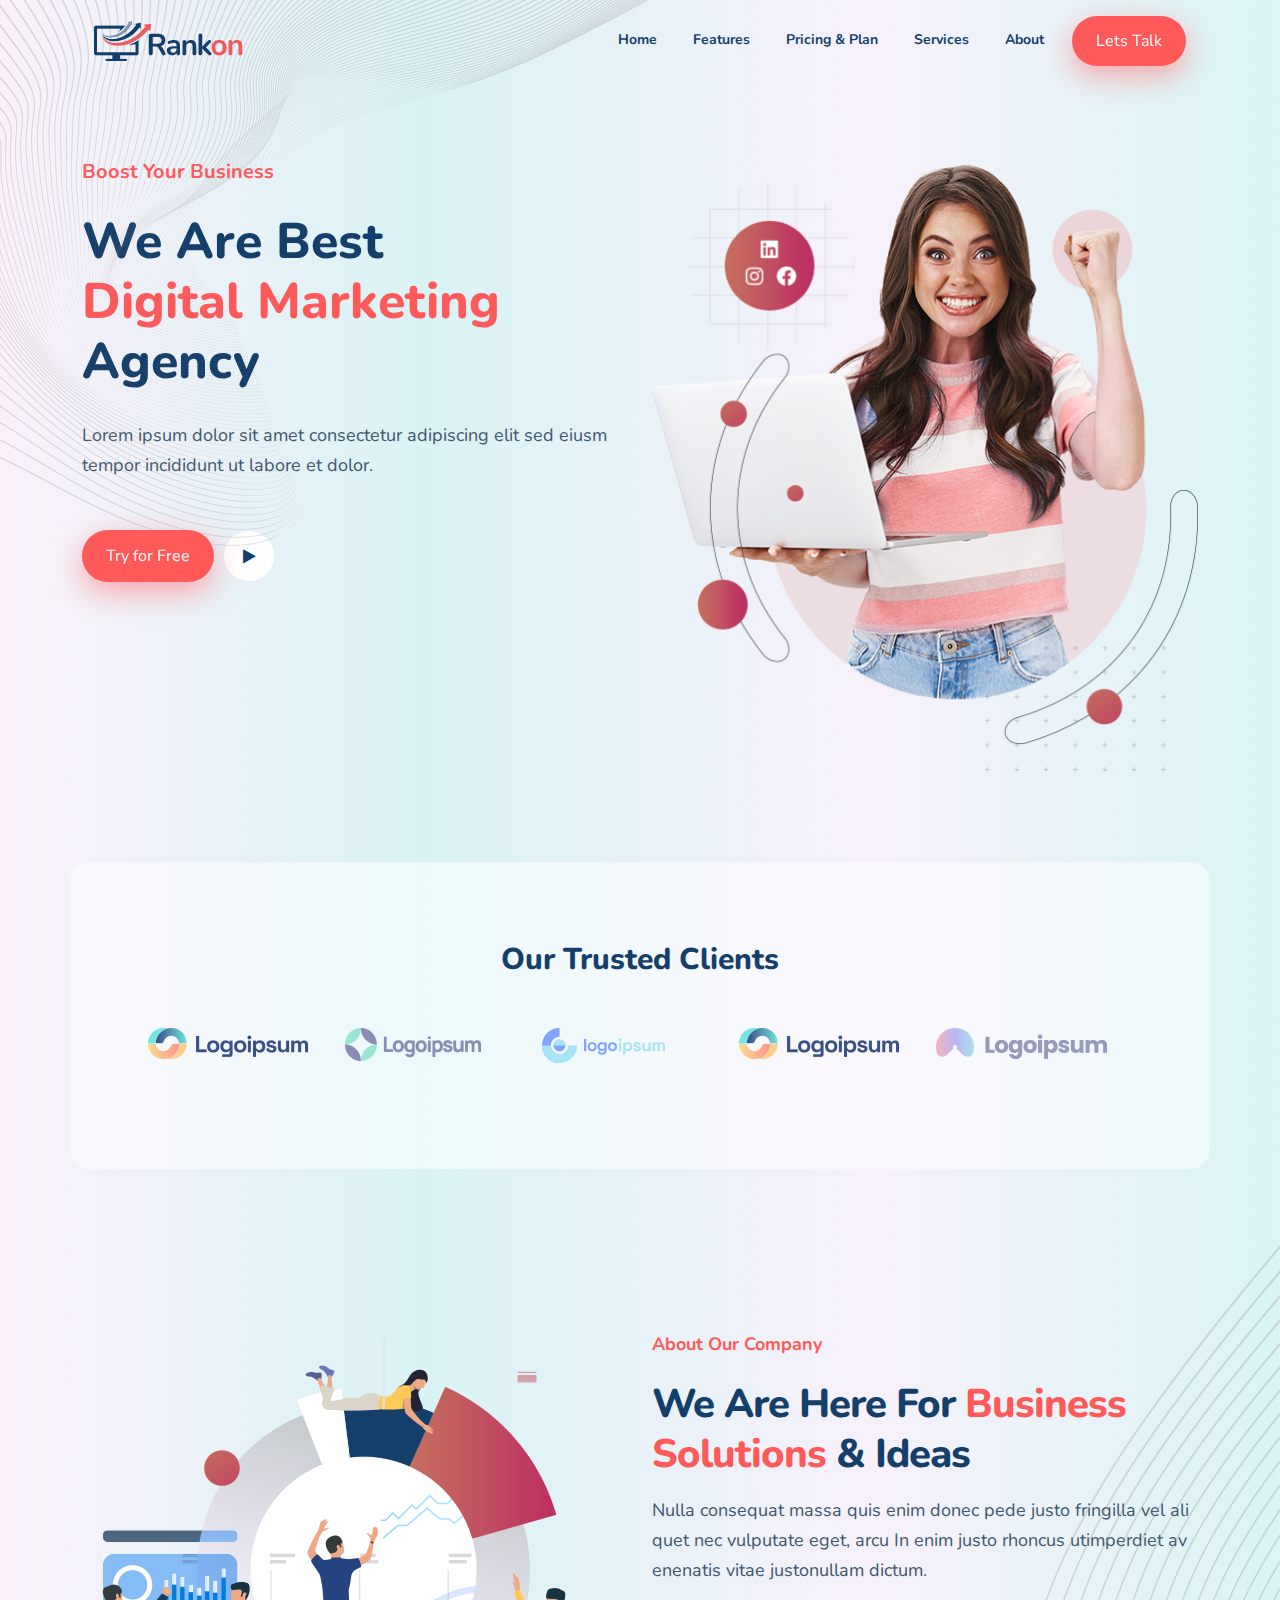
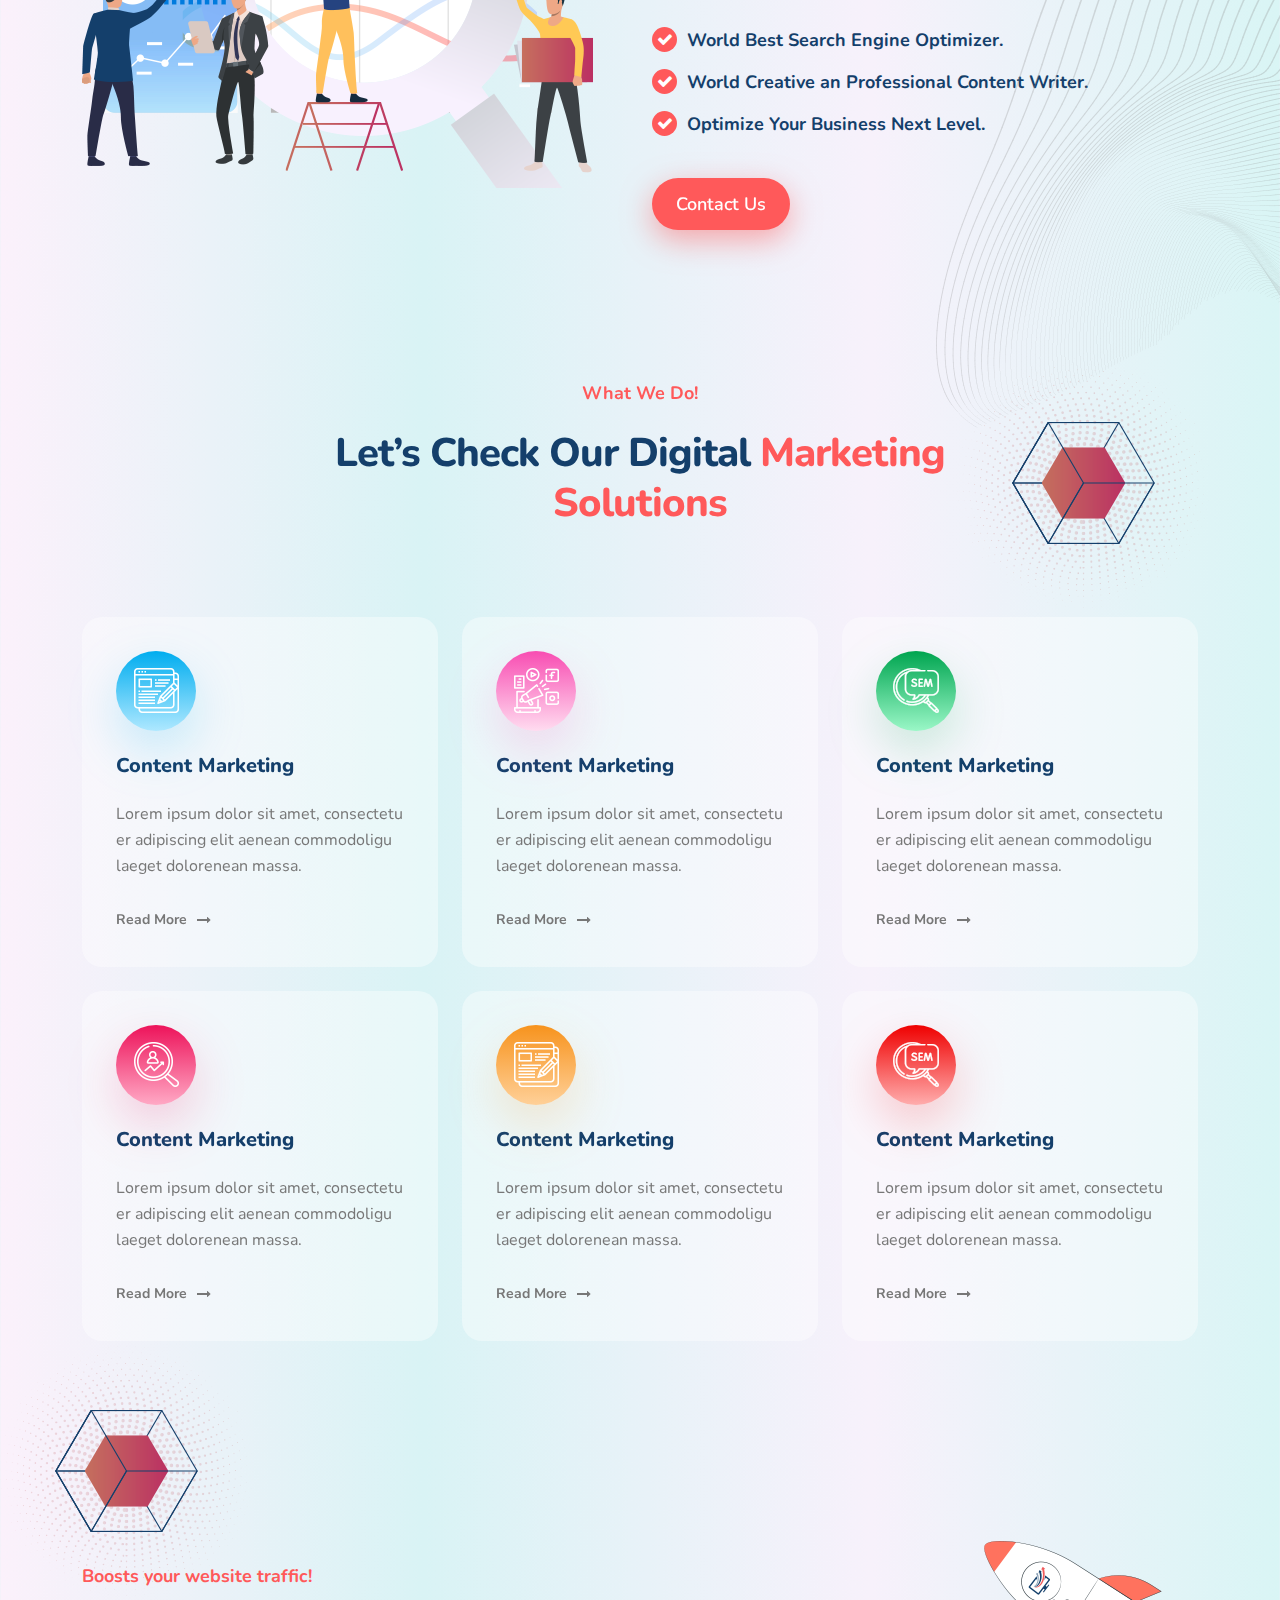
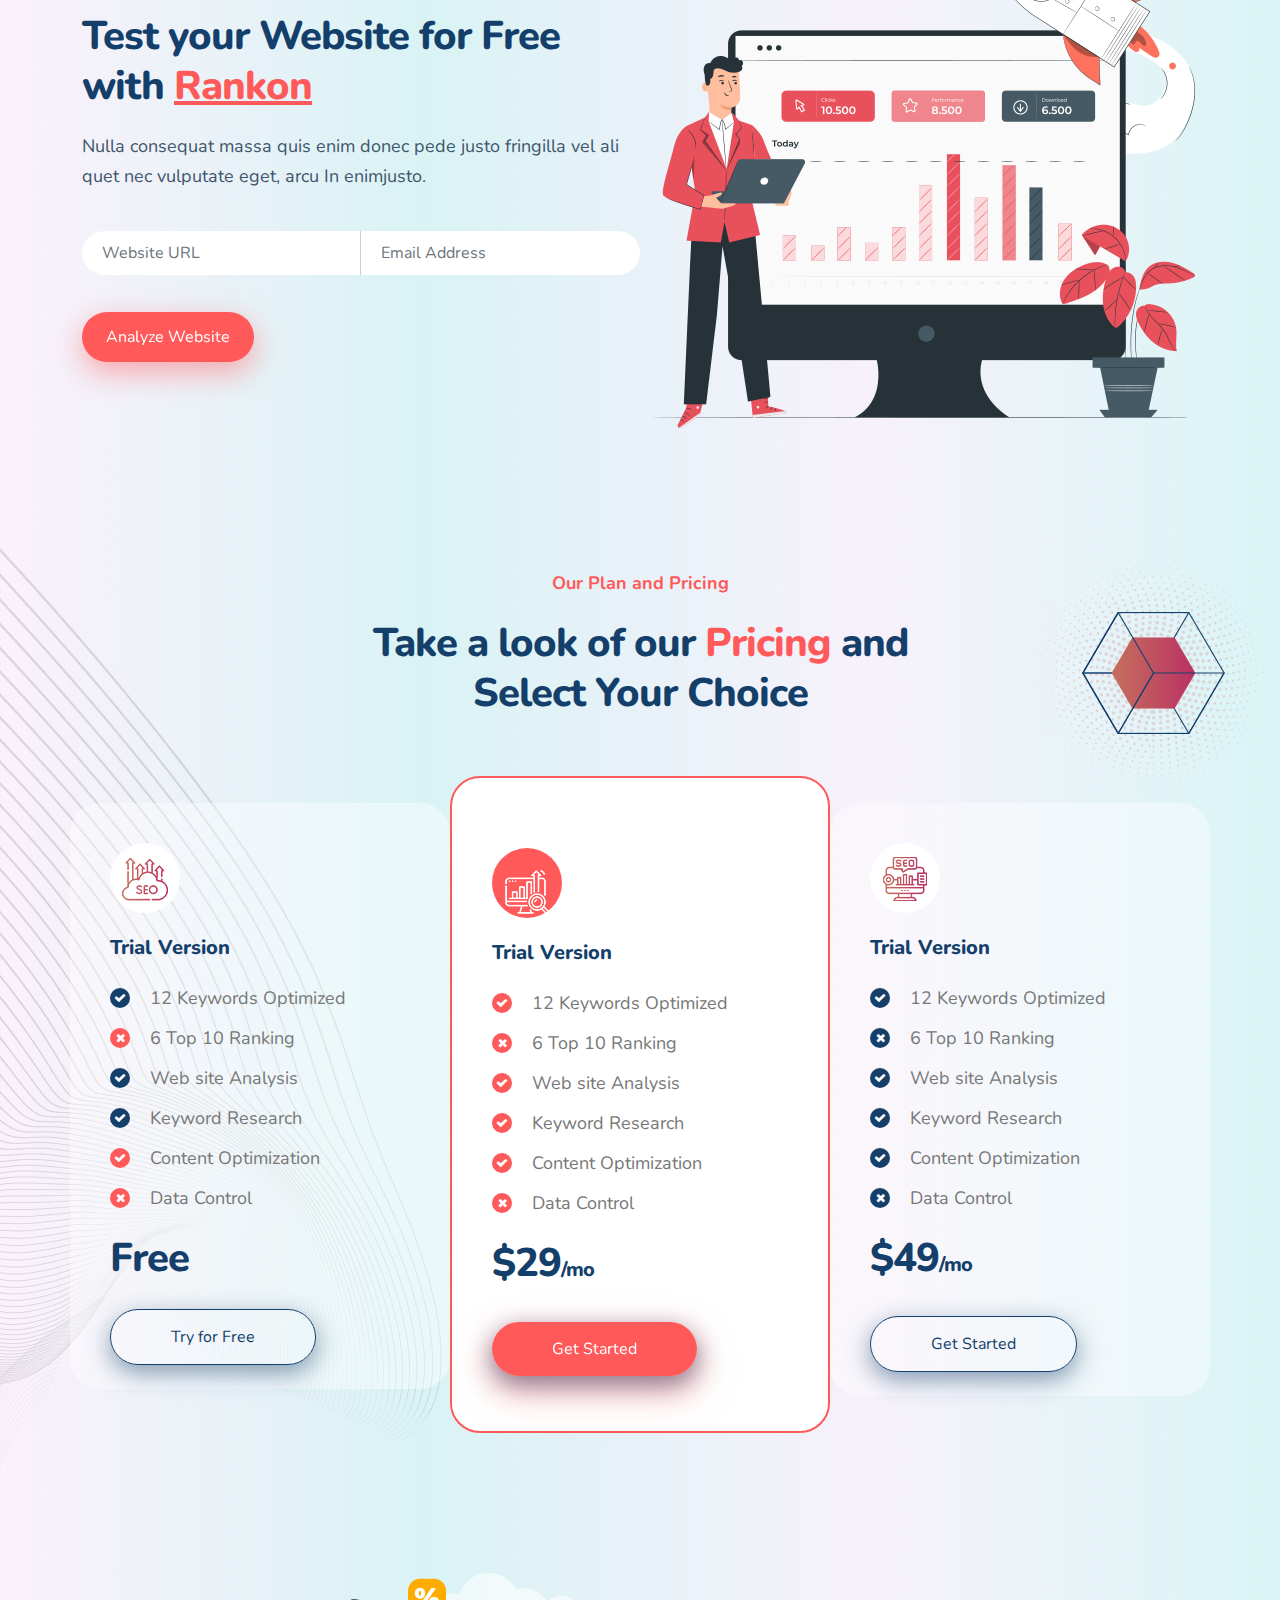
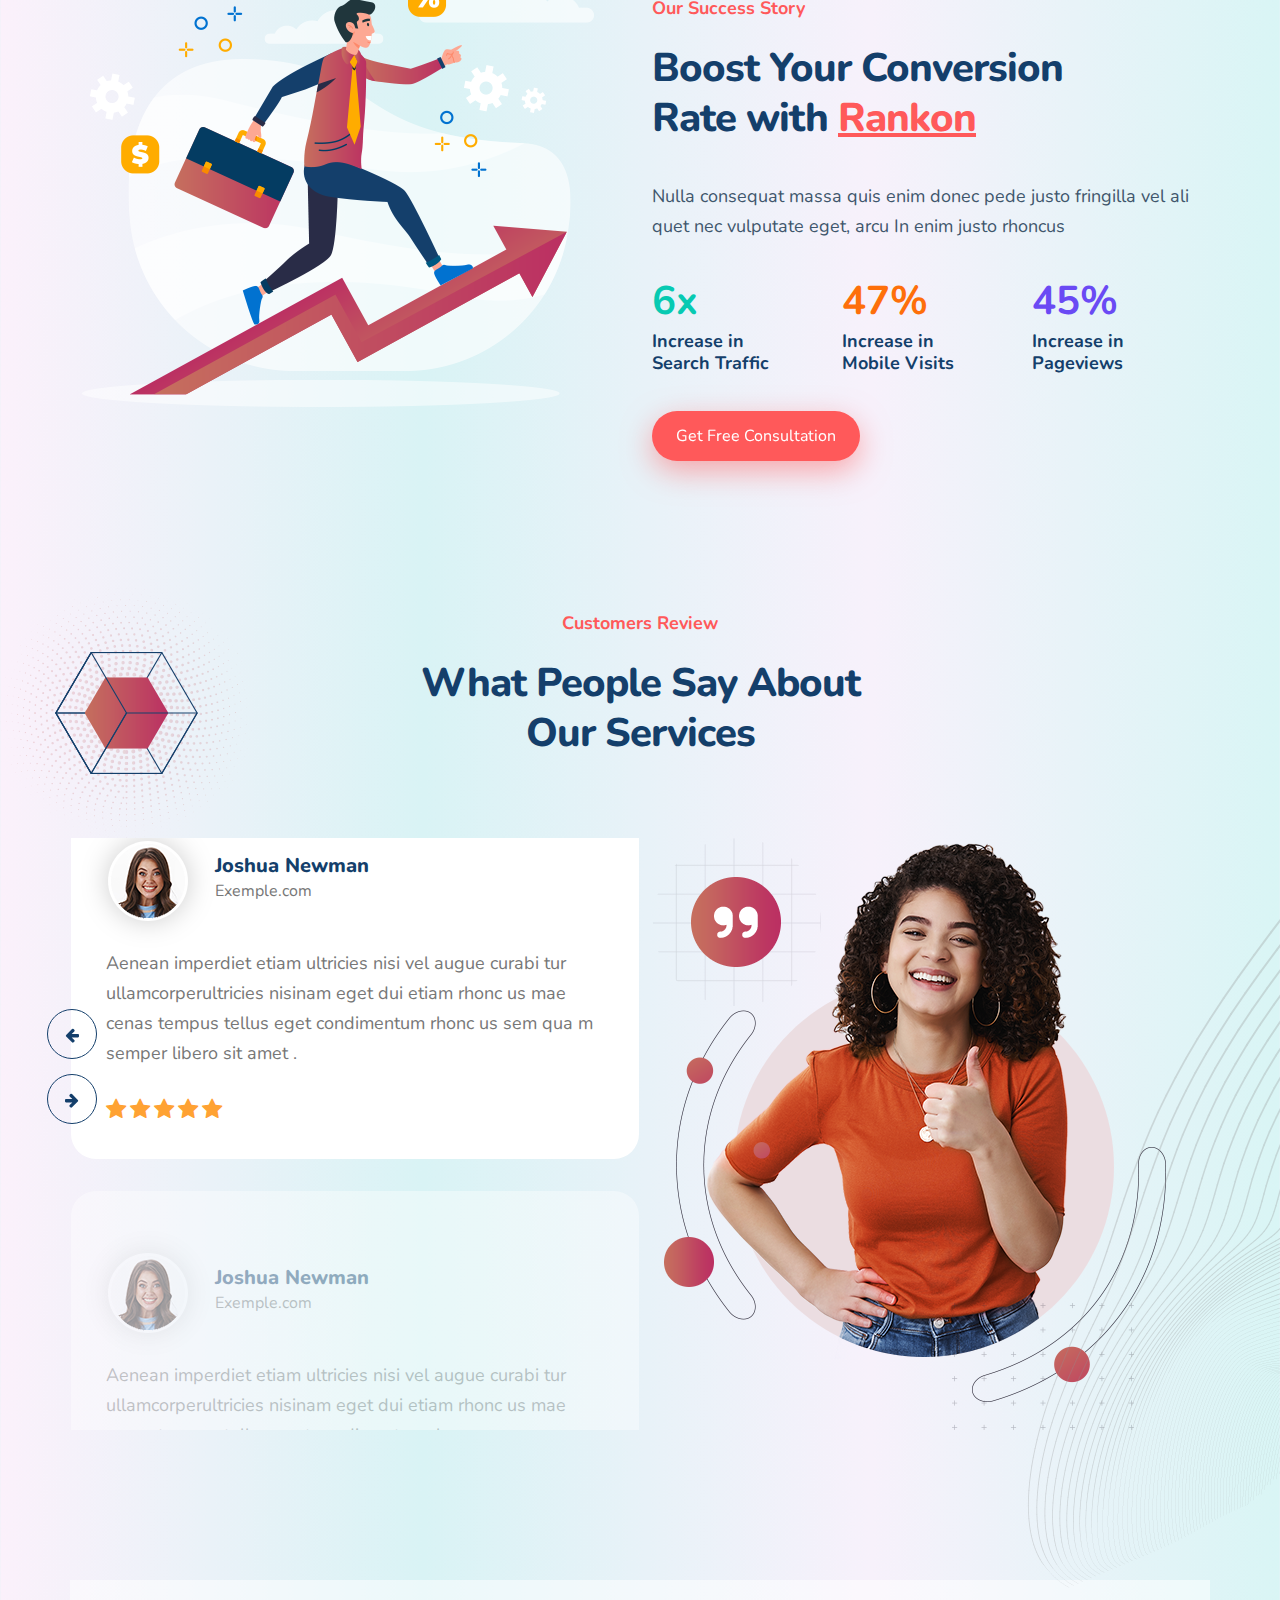
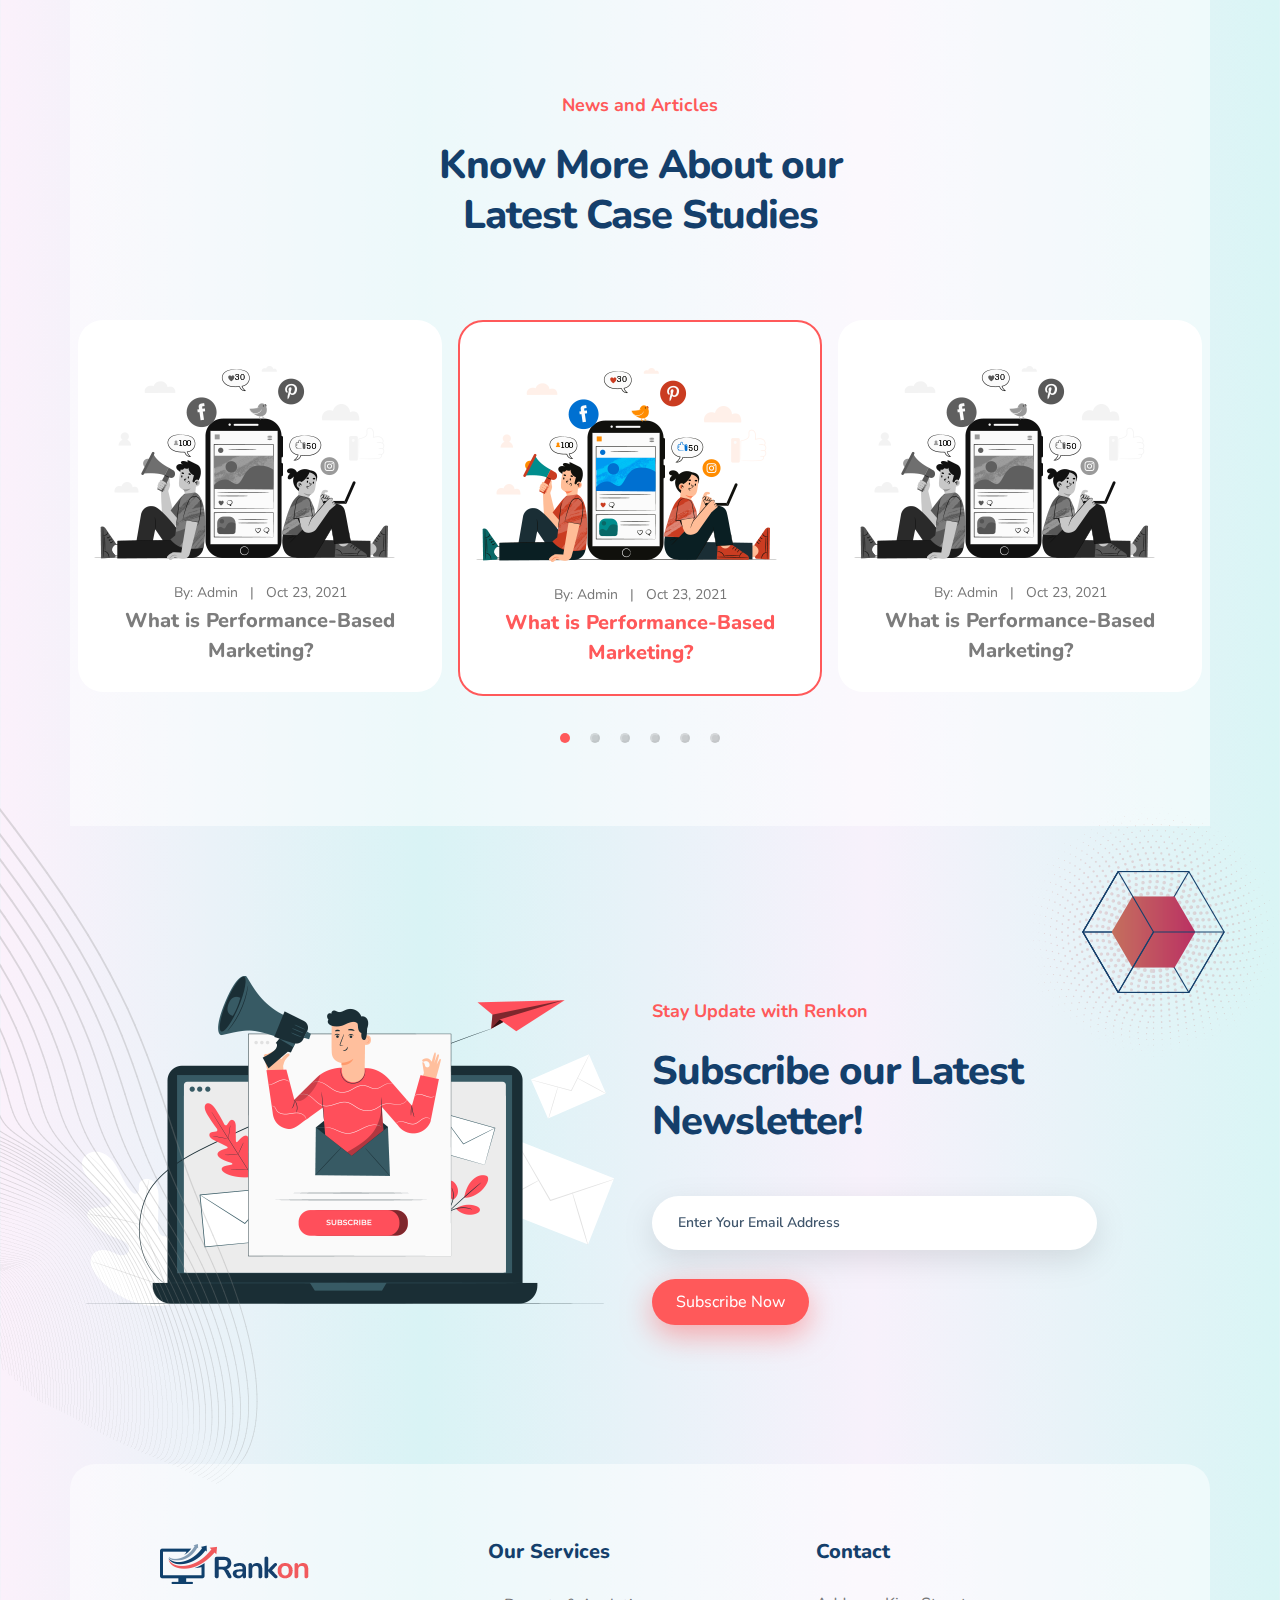
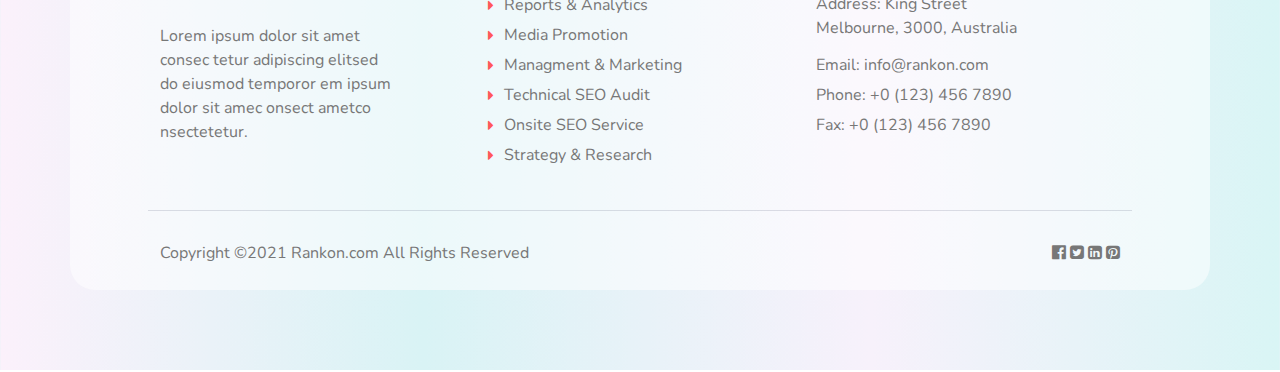
<file: index.html>
<!DOCTYPE html>
<html lang="en">
<head>
    <meta charset="UTF-8">
    <meta http-equiv="X-UA-Compatible" content="IE=edge">
    <meta name="viewport" content="width=device-width, initial-scale=1.0">
    <title>Rankon</title>
    <link rel="stylesheet" href="css/bootstrap.min.css">
    <link rel="stylesheet" href="css/font-awesome.min.css">
    <link rel="preconnect" href="https://fonts.gstatic.com" crossorigin>
    <link href="https://fonts.googleapis.com/css2?family=Nunito:ital,wght@0,200;0,300;0,400;0,500;0,600;0,700;0,800;0,900;1,200;1,300;1,400;1,500;1,600;1,700;1,800;1,900&display=swap" rel="stylesheet">
    <link rel="stylesheet" href="css/slick.css">
    <link rel="stylesheet" href="css/venobox.min.css">
    <link rel="stylesheet" href="css/style.css">
    <link rel="stylesheet" href="css/media.css">
</head>
<body>
    <!-- ========== Header Starts Here ========== -->
    <header>
        <div class="container">
            <nav class="navbar navbar-expand-lg">
                <div class="container-fluid">
                  <a class="navbar-brand" href="#"><img src="images/logo.png" alt="logo"></a>
                  <button class="navbar-toggler" type="button" data-bs-toggle="collapse" data-bs-target="#navbarSupportedContent" aria-controls="navbarSupportedContent" aria-expanded="false" aria-label="Toggle navigation">
                    <span class="navbar-toggler-icon"></span>
                  </button>
                  <div class="collapse navbar-collapse" id="navbarSupportedContent">
                    <ul class="navbar-nav ms-auto mb-2 mb-lg-0">
                      <li class="nav-item">
                        <a class="nav-link navbar-link" aria-current="page" href="index.html">Home</a>
                      </li>
                      <li class="nav-item">
                        <a class="nav-link navbar-link" href="coming-soon.html">Features</a>
                      </li>
                      <li class="nav-item">
                        <a class="nav-link navbar-link" href="pricing.html">Pricing & Plan</a>
                      </li>
                      <li class="nav-item">
                        <a class="nav-link navbar-link" href="services.html">Services</a>
                      </li>
                      <li class="nav-item">
                        <a class="nav-link navbar-link" href="about.html">About</a>
                      </li>
                      <li class="nav-item">
                        <a class="navbar-btn" href="contact.html">Lets Talk</a>
                      </li>
                    </ul>
                  </div>
                </div>
            </nav>
        </div>
    </header>
    <!-- ========== Header Ends Here ========== -->

    <!-- ========== Banner Starts Here ========== -->
    <section id="banner">
        <div class="container">
          <div class="row banner-row">
            <div class="col-lg-6 col-md-6 col-sm-12">
              <div class="banner-left">
                  <h4>Boost Your Business</h4>
                  <h1>We Are Best <br>
                    <span class="text-color-secondary">Digital Marketing</span>
                    Agency</h1>
                    <p>Lorem ipsum dolor sit amet consectetur adipiscing elit sed
                      eiusm tempor incididunt ut labore et dolor.</p>
                      <div class="banner-left-btn">
                        <a href="#" class="banner-btn">Try for Free</a>
                        <a class="venobox" data-autoplay="true" data-vbtype="video" href="https://youtu.be/EJtzf3ImNYc">
                          <i class="fa fa-play"></i>
                        </a>
                      </div>
              </div>
          </div>
          <div class="col-lg-6 col-md-6 col-sm-12">
            <div class="banner-left">
              <img src="images/banner-right.png" class="img-fluid" alt="">
            </div>
          </div>
          </div>
        </div>
    </section>
    <!-- ========== Banner Ends Here ========== -->

    <!-- ========== Clients Starts Here ========== -->
    <section id="clients">
      <div class="container client-container">
        <div class="clients-header">
          <h1>Our Trusted Clients</h1>
        </div>
        <div class="row text-center client-slider">
          <div class="col"><img src="images/client.png" class="img-fluid" alt=""></div>
          <div class="col"><img src="images/client-2.png" class="img-fluid" alt=""></div>
          <div class="col"><img src="images/client-3.png" class="img-fluid" alt=""></div>
          <div class="col"><img src="images/client-4.png" class="img-fluid" alt=""></div>
          <div class="col"><img src="images/client-2.png" class="img-fluid" alt=""></div>
          <div class="col"><img src="images/client-5.png" class="img-fluid" alt=""></div>
          <div class="col"><img src="images/client-3.png" class="img-fluid" alt=""></div>
          <div class="col"><img src="images/client-5.png" class="img-fluid" alt=""></div>
        </div>
      </div>
    </section>
    <!-- ========== Clients Ends Here ========== -->


    <!-- ========== About Starts Here ========== -->
    <section id="about">
      <div class="container about-container">
        <div class="row d-flex justify-content-center align-items-center">
          <div class="col-lg-6">
            <div class="about-left">
              <img src="images/about-left.png" class="img-fluid" alt="">
            </div>
          </div>
          <div class="col-lg-6">
            <div class="about-right">
              <div class="about-right-header">
                <h4>About Our Company</h4>
                <h1>We Are Here For <span class="text-color-secondary">Business Solutions</span> & Ideas</h1>
                <p>Nulla consequat massa quis enim donec pede justo fringilla vel ali quet nec vulputate eget, arcu In enim justo rhoncus utimperdiet av enenatis vitae justonullam dictum.</p>
              </div>
            </div>
            <div class="about-right-list">
              <div class="about-right-list-item">
                <i class="fa fa-check" aria-hidden="true"></i>
                <h6>World Best Search Engine Optimizer.</h6>
              </div>
              <div class="about-right-list-item">
                <i class="fa fa-check" aria-hidden="true"></i>
                <h6>World Creative an Professional Content Writer.</h6>
              </div>
              <div class="about-right-list-item">
                <i class="fa fa-check" aria-hidden="true"></i>
                <h6>Optimize Your Business Next Level.</h6>
              </div>
            </div>
            <div class="about-right-btn">
              <a href="#" class="about-btn">Contact Us</a>
            </div>
          </div>
        </div>
      </div>
    </section>
    <!-- ========== About Ends Here ========== -->

    <!-- ========== Solutions Starts Here ========== -->
    <section id="solution">
      <div class="container solution-container">
        <div class="col-lg-7 m-auto solution-header">
          <h4>What We Do!</h4>
          <h1>Let’s Check Our Digital <span class="text-color-secondary">Marketing Solutions</span></h1>
        </div>
        <div class="row solution-main-wrapper">
          <div class="col-lg-4 col-md-6 col-sm-12 mt-4 solution-item-wrapper">
            <div class="solution-item-wrapper">
              <div class="solution-item card">
                  <div class="card-body solution-card-body">
                    <div class="solution-item-icon"><img src="images/process.png" class="img-fluid" alt=""></div>
                    <div class="solution-card-text">
                      <h4>Content Marketing</h4>
                      <p>Lorem ipsum dolor sit amet, consectetu er adipiscing elit aenean commodoligu laeget dolorenean massa.</p>
                      <div class="solution-card-btm">
                        <a href="#">Read More <i class="fa fa-long-arrow-right" aria-hidden="true"></i></a>
                      </div>
                    </div>
                  </div>
              </div>
            </div>
          </div>
          <div class="col-lg-4 col-md-6 col-sm-12 mt-4 solution-item-wrapper">
            <div class="solution-item-wrapper">
              <div class="solution-item card">
                  <div class="card-body solution-card-body">
                    <div class="solution-item-icon"><img src="images/process-2.png" class="img-fluid" alt=""></div>
                    <div class="solution-card-text">
                      <h4>Content Marketing</h4>
                      <p>Lorem ipsum dolor sit amet, consectetu er adipiscing elit aenean commodoligu laeget dolorenean massa.</p>
                      <div class="solution-card-btm">
                        <a href="#">Read More <i class="fa fa-long-arrow-right" aria-hidden="true"></i></a>
                      </div>
                    </div>
                  </div>
              </div>
            </div>
          </div>
          <div class="col-lg-4 col-md-6 col-sm-12 mt-4 solution-item-wrapper">
            <div class="solution-item-wrapper">
              <div class="solution-item card">
                  <div class="card-body solution-card-body">
                    <div class="solution-item-icon"><img src="images/process-3.png" class="img-fluid" alt=""></div>
                    <div class="solution-card-text">
                      <h4>Content Marketing</h4>
                      <p>Lorem ipsum dolor sit amet, consectetu er adipiscing elit aenean commodoligu laeget dolorenean massa.</p>
                      <div class="solution-card-btm">
                        <a href="#">Read More <i class="fa fa-long-arrow-right" aria-hidden="true"></i></a>
                      </div>
                    </div>
                  </div>
              </div>
            </div>
          </div>
          <div class="col-lg-4 col-md-6 col-sm-12 mt-4 solution-item-wrapper">
            <div class="solution-item-wrapper">
              <div class="solution-item card">
                  <div class="card-body solution-card-body">
                    <div class="solution-item-icon"><img src="images/process-4.png" class="img-fluid" alt=""></div>
                    <div class="solution-card-text">
                      <h4>Content Marketing</h4>
                      <p>Lorem ipsum dolor sit amet, consectetu er adipiscing elit aenean commodoligu laeget dolorenean massa.</p>
                      <div class="solution-card-btm">
                        <a href="#">Read More <i class="fa fa-long-arrow-right" aria-hidden="true"></i></a>
                      </div>
                    </div>
                  </div>
              </div>
            </div>
          </div>
          <div class="col-lg-4 col-md-6 col-sm-12 mt-4 solution-item-wrapper">
            <div class="solution-item-wrapper">
              <div class="solution-item card">
                  <div class="card-body solution-card-body">
                    <div class="solution-item-icon"><img src="images/process.png" class="img-fluid" alt=""></div>
                    <div class="solution-card-text">
                      <h4>Content Marketing</h4>
                      <p>Lorem ipsum dolor sit amet, consectetu er adipiscing elit aenean commodoligu laeget dolorenean massa.</p>
                      <div class="solution-card-btm">
                        <a href="#">Read More <i class="fa fa-long-arrow-right" aria-hidden="true"></i></a>
                      </div>
                    </div>
                  </div>
              </div>
            </div>
          </div>
          <div class="col-lg-4 col-md-6 col-sm-12 mt-4 solution-item-wrapper">
            <div class="solution-item-wrapper">
              <div class="solution-item card">
                  <div class="card-body solution-card-body">
                    <div class="solution-item-icon"><img src="images/process-3.png" class="img-fluid" alt=""></div>
                    <div class="solution-card-text">
                      <h4>Content Marketing</h4>
                      <p>Lorem ipsum dolor sit amet, consectetu er adipiscing elit aenean commodoligu laeget dolorenean massa.</p>
                      <div class="solution-card-btm">
                        <a href="#">Read More <i class="fa fa-long-arrow-right" aria-hidden="true"></i></a>
                      </div>
                    </div>
                  </div>
              </div>
            </div>
          </div>
        </div>
      </div>
    </section>
    <!-- ========== Solutions Ends Here ========== -->

    <!-- ========== Test Starts Here ========== -->
    <section id="test">
      <div class="container">
        <div class="row">
          <div class="col-lg-6 col-md-6">
            <div class="test-left">
              <div class="test-left-header">
                <h4>Boosts your website traffic!</h4>
                <h1>Test your Website for Free 
                  with <span class="text-color-secondary text-"><u>Rankon</u></span></h1>
                  <p>Nulla consequat massa quis enim donec pede justo fringilla vel ali quet nec vulputate eget, arcu In enimjusto.</p>
              </div>
              <div class="test-left-form">
                <form>
                  <div class="row">
                    <div class="col test-left-form-field" style="padding-right: 0;">
                      <input type="text" class="form-control test-form-left" placeholder="Website URL">
                    </div>
                    <div class="col p-0 test-left-form-field">
                      <input type="text" class="form-control test-form-right" placeholder="Email Address">
                    </div>
                  </div>
                  <div class="test-btn-wrapper">
                    <a href="#" class="test-btn">Analyze Website</a>
                  </div>
                </form>
              </div>
            </div>
          </div>
          <div class="col-lg-6 col-md-6">
            <div class="test-right">
              <img src="images/test-right.png" class="img-fluid" alt="">
            </div>
          </div>
        </div>
      </div>
    </section>
    <!-- ========== Test Ends Here ========== -->

    <!-- ========== Pricing Starts Here ========== -->
    <section id="pricing">
      <div class="container">
        <div class="col-lg-7 m-auto">
          <div class="pricing-section-header">
            <h4>Our Plan and Pricing</h4>
            <h2>Take a look of our <span class="text-color-secondary">Pricing</span> and
              Select Your Choice</h2>
          </div>
        </div>
        <div class="row pricing-item-wrapper">
          <div class="col-lg-4 col-md-4 col-sm-8 col-10 pricing-item-main p-0">
            <div class="pricing-item">
              <div class="card pricing-card">
                <div class="card-body pricing-body">
                  <div class="pricing-body-icon">
                    <img src="images/pricing-1.png" class="img-fluid" alt="">
                  </div>
                  <div class="pricing-body-header">
                    <h5>Trial Version</h5>
                  </div>
                  <div class="pricing-list">
                    <div class="pricing-list-item">
                      <i class="fa fa-check" aria-hidden="truw"></i>
                      <h6>12 Keywords Optimized</h6>
                    </div>
                    <div class="pricing-list-item">
                      <i class="fa fa-times secondary-list-bg" aria-hidden="truw"></i>
                      <h6>6 Top 10 Ranking</h6>
                    </div>
                    <div class="pricing-list-item">
                      <i class="fa fa-check" aria-hidden="truw"></i>
                      <h6>Web site Analysis</h6>
                    </div>                    
                    <div class="pricing-list-item">
                      <i class="fa fa-check" aria-hidden="truw"></i>
                      <h6>Keyword Research</h6>
                    </div>                    
                    <div class="pricing-list-item">
                      <i class="fa fa-check secondary-list-bg" aria-hidden="truw"></i>
                      <h6>Content Optimization</h6>
                    </div>
                    <div class="pricing-list-item">
                      <i class="fa fa-times secondary-list-bg" aria-hidden="truw"></i>
                      <h6>Data Control</h6>
                    </div>
                  </div>
                  <div class="pricing-price">
                    <h3>Free</h3>
                  </div>
                  <div class="pricing-btn">
                    <a href="#" class="price-btn">Try for Free</a>
                  </div>
                </div>
              </div>
            </div>
          </div>
          <div class="col-lg-4 col-md-4 col-sm-8 col-10 pricing-item-main p-0 middle-pricing">
            <div class="pricing-item">
              <div class="card pricing-card middle-pricing-card">
                <div class="card-body pricing-body pricing-middle">
                  <div class="pricing-body-icon secondary-list-bg pt-2">
                    <img src="images/pricing-2.png" class="img-fluid" alt="">
                  </div>
                  <div class="pricing-body-header">
                    <h5>Trial Version</h5>
                  </div>
                  <div class="pricing-list">
                    <div class="pricing-list-item">
                      <i class="fa fa-check secondary-list-bg" aria-hidden="truw"></i>
                      <h6>12 Keywords Optimized</h6>
                    </div>
                    <div class="pricing-list-item">
                      <i class="fa fa-times secondary-list-bg" aria-hidden="truw"></i>
                      <h6>6 Top 10 Ranking</h6>
                    </div>
                    <div class="pricing-list-item">
                      <i class="fa fa-check secondary-list-bg" aria-hidden="truw"></i>
                      <h6>Web site Analysis</h6>
                    </div>                    
                    <div class="pricing-list-item">
                      <i class="fa fa-check secondary-list-bg" aria-hidden="truw"></i>
                      <h6>Keyword Research</h6>
                    </div>                    
                    <div class="pricing-list-item">
                      <i class="fa fa-check secondary-list-bg" aria-hidden="truw"></i>
                      <h6>Content Optimization</h6>
                    </div>
                    <div class="pricing-list-item">
                      <i class="fa fa-times secondary-list-bg" aria-hidden="truw"></i>
                      <h6>Data Control</h6>
                    </div>
                  </div>
                  <div class="pricing-price">
                    <h3>$29<span class="duration">/mo</span></h3>
                  </div>
                  <div class="pricing-btn">
                    <a href="#" class="price-btn pricing-middle-btn">Get Started</a>
                  </div>
                </div>
              </div>
            </div>
          </div>
          <div class="col-lg-4 col-md-4 col-sm-8 col-10 pricing-item-main p-0">
            <div class="pricing-item">
              <div class="card pricing-card">
                <div class="card-body pricing-body">
                  <div class="pricing-body-icon">
                    <img src="images/pricing-3.png" class="img-fluid" alt="">
                  </div>
                  <div class="pricing-body-header">
                    <h5>Trial Version</h5>
                  </div>
                  <div class="pricing-list">
                    <div class="pricing-list-item">
                      <i class="fa fa-check" aria-hidden="truw"></i>
                      <h6>12 Keywords Optimized</h6>
                    </div>
                    <div class="pricing-list-item">
                      <i class="fa fa-times" aria-hidden="truw"></i>
                      <h6>6 Top 10 Ranking</h6>
                    </div>
                    <div class="pricing-list-item">
                      <i class="fa fa-check" aria-hidden="truw"></i>
                      <h6>Web site Analysis</h6>
                    </div>                    
                    <div class="pricing-list-item">
                      <i class="fa fa-check" aria-hidden="truw"></i>
                      <h6>Keyword Research</h6>
                    </div>                    
                    <div class="pricing-list-item">
                      <i class="fa fa-check" aria-hidden="truw"></i>
                      <h6>Content Optimization</h6>
                    </div>
                    <div class="pricing-list-item">
                      <i class="fa fa-times" aria-hidden="truw"></i>
                      <h6>Data Control</h6>
                    </div>
                  </div>
                  <div class="pricing-price">
                    <h3>$49<span class="duration">/mo</span></h3>
                  </div>
                  <div class="pricing-btn">
                    <a href="#" class="price-btn">Get Started</a>
                  </div>
                </div>
              </div>
            </div>
          </div>
        </div>
      </div>
    </section>
    <!-- ========== Pricing Ends Here ========== -->

    <!-- ========== Story Starts Here ========== -->
    <section id="story">
      <div class="container">
        <div class="row">
          <div class="col-lg-6 col-md-6">
            <div class="story-left">
              <img src="images/story-left.png" class="img-fluid" alt="">
            </div>
          </div>
          <div class="col-lg-6 col-md-6">
            <div class="story-right">
              <div class="story-section-header">
                <h4>Our Success Story</h4>
                <h2>Boost Your Conversion <br>Rate with <span class="text-color-secondary"><u>Rankon</u></span></h2>
                <p>Nulla consequat massa quis enim donec pede justo fringilla vel ali quet nec vulputate eget, arcu In enim justo rhoncus</p>
              </div>
              <div class="story-counter">
                <div class="row">
                  <div class="col-lg-4">
                    <div class="story-counter-item">
                      <div class="story-counter-head">
                        <h4><span class="counter-digit">6</span><span>x</span></h4>
                        <p>Increase in Search Traffic</p>
                      </div> 
                    </div>
                  </div>
                  <div class="col-lg-4">
                    <div class="story-counter-item">
                      <div class="story-counter-head">
                        <h4 style="color: #fe6f0a;"><span class="counter-digit">47</span><span>%</span></h4>
                        <p>Increase in Mobile Visits</p>
                      </div> 
                    </div>
                  </div>
                  <div class="col-lg-4">
                    <div class="story-counter-item">
                      <div class="story-counter-head">
                        <h4 style="color: #6a4af4;"><span class="counter-digit">45</span><span>%</span></h4>
                        <p>Increase in Pageviews</p>
                      </div> 
                    </div>
                  </div>
                </div>
                <div class="story-button">
                  <a href="#" class="story-btn">Get Free Consultation</a>
                </div>
              </div>
            </div>
          </div>
          <!-- ***** Only for Medium and Smaller Device -->
          <div class="col-md-12">
            <div class="story-counter-medium">
              <div class="row">
                <div class="col-md-4 col-sm-4 col-4">
                  <div class="story-counter-item">
                    <div class="story-counter-head">
                      <h4><span class="counter-digit">6</span><span>x</span></h4>
                      <p>Increase in Search Traffic</p>
                    </div> 
                  </div>
                </div>
                <div class="col-md-4 col-sm-4 col-4">
                  <div class="story-counter-item">
                    <div class="story-counter-head">
                      <h4 style="color: #fe6f0a;"><span class="counter-digit">47</span><span>%</span></h4>
                      <p>Increase in Mobile Visits</p>
                    </div> 
                  </div>
                </div>
                <div class="col-md-4 col-sm-4 col-4">
                  <div class="story-counter-item">
                    <div class="story-counter-head">
                      <h4 style="color: #6a4af4;"><span class="counter-digit">45</span><span>%</span></h4>
                      <p>Increase in Pageviews</p>
                    </div> 
                  </div>
                </div>
              </div>
              <div class="story-button">
                <a href="#" class="story-btn">Get Free Consultation</a>
              </div>
            </div>
          </div>
          <!-- ***** Only for Medium Device -->
        </div>
      </div>
    </section>
    <!-- ========== Story Ends Here ========== -->
    <!-- ========== Review Starts Here ========== -->
    <section id="review">
      <div class="container review-slider-main">
        <div class="col-lg-5 review-section-header m-auto">
          <div class="review-header">
            <h5>Customers Review</h5>
            <h1>What People Say About Our Services</h1>
          </div>
        </div>
        <div class="row review-row">
          <div class="col-lg-6 col-md-6">
            <div class="row review-slider">
              <div class="col-lg-12 review-slider-item-wrapper">
                <div class="review-slider-item">
                  <div class="card review-card">
                    <div class="card-body p-0">
                      <div class="review-item-img d-flex align-items-center">
                        <img src="images/review.png" class="img-fluid" alt="">
                        <div class="review-img-txt">
                          <h5>Joshua Newman</h5>
                          <h6>Exemple.com</h6>
                        </div>
                      </div>
                      <div class="review-text">
                        <p>Aenean imperdiet etiam ultricies nisi vel augue curabi tur ullamcorperultricies nisinam eget dui etiam rhonc us mae cenas tempus tellus eget condimentum rhonc us sem qua m semper libero sit amet .</p>
                      </div>
                      <div class="review-stars">
                        <i class="fa fa-star" aria-hidden="true"></i>
                        <i class="fa fa-star" aria-hidden="true"></i>
                        <i class="fa fa-star" aria-hidden="true"></i>
                        <i class="fa fa-star" aria-hidden="true"></i>
                        <i class="fa fa-star" aria-hidden="true"></i>
                      </div>
                    </div>
                  </div>
                </div>
              </div>
              <div class="col-lg-12 review-slider-item-wrapper">
                <div class="review-slider-item">
                  <div class="card review-card">
                    <div class="card-body p-0">
                      <div class="review-item-img d-flex align-items-center">
                        <img src="images/review.png" class="img-fluid" alt="">
                        <div class="review-img-txt">
                          <h5>Joshua Newman</h5>
                          <h6>Exemple.com</h6>
                        </div>
                      </div>
                      <div class="review-text">
                        <p>Aenean imperdiet etiam ultricies nisi vel augue curabi tur ullamcorperultricies nisinam eget dui etiam rhonc us mae cenas tempus tellus eget condimentum rhonc us sem qua m semper libero sit amet .</p>
                      </div>
                      <div class="review-stars">
                        <i class="fa fa-star" aria-hidden="true"></i>
                        <i class="fa fa-star" aria-hidden="true"></i>
                        <i class="fa fa-star" aria-hidden="true"></i>
                        <i class="fa fa-star" aria-hidden="true"></i>
                        <i class="fa fa-star" aria-hidden="true"></i>
                      </div>
                    </div>
                  </div>
                </div>
              </div>
              <div class="col-lg-12 review-slider-item-wrapper">
                <div class="review-slider-item">
                  <div class="card review-card">
                    <div class="card-body p-0">
                      <div class="review-item-img d-flex align-items-center">
                        <img src="images/review.png" class="img-fluid" alt="">
                        <div class="review-img-txt">
                          <h5>Joshua Newman</h5>
                          <h6>Exemple.com</h6>
                        </div>
                      </div>
                      <div class="review-text">
                        <p>Aenean imperdiet etiam ultricies nisi vel augue curabi tur ullamcorperultricies nisinam eget dui etiam rhonc us mae cenas tempus tellus eget condimentum rhonc us sem qua m semper libero sit amet .</p>
                      </div>
                      <div class="review-stars">
                        <i class="fa fa-star" aria-hidden="true"></i>
                        <i class="fa fa-star" aria-hidden="true"></i>
                        <i class="fa fa-star" aria-hidden="true"></i>
                        <i class="fa fa-star" aria-hidden="true"></i>
                        <i class="fa fa-star" aria-hidden="true"></i>
                      </div>
                    </div>
                  </div>
                </div>
              </div>
              <div class="col-lg-12 review-slider-item-wrapper">
                <div class="review-slider-item">
                  <div class="card review-card">
                    <div class="card-body p-0">
                      <div class="review-item-img d-flex align-items-center">
                        <img src="images/review.png" class="img-fluid" alt="">
                        <div class="review-img-txt">
                          <h5>Joshua Newman</h5>
                          <h6>Exemple.com</h6>
                        </div>
                      </div>
                      <div class="review-text">
                        <p>Aenean imperdiet etiam ultricies nisi vel augue curabi tur ullamcorperultricies nisinam eget dui etiam rhonc us mae cenas tempus tellus eget condimentum rhonc us sem qua m semper libero sit amet .</p>
                      </div>
                      <div class="review-stars">
                        <i class="fa fa-star" aria-hidden="true"></i>
                        <i class="fa fa-star" aria-hidden="true"></i>
                        <i class="fa fa-star" aria-hidden="true"></i>
                        <i class="fa fa-star" aria-hidden="true"></i>
                        <i class="fa fa-star" aria-hidden="true"></i>
                      </div>
                    </div>
                  </div>
                </div>
              </div>
            </div>
          </div>
          <div class="col-lg-6 col-md-6">
            <div class="review-right">
              <img src="images/review-right.png" class="img-fluid" alt="">
            </div>
          </div>
        </div>
        <div class="review-slider-arrows">
          <div class="review-arrow-wrapper">
            <i class="fa fa-arrow-left review-arrow left-review-arrow" aria-hidden="true"></i>
          </div>
          <div class="review-arrow-wrapper">
            <i class="fa fa-arrow-right review-arrow right-review-arrow" aria-hidden="true"></i>
          </div>
        </div>
      </div>
    </section>
    <!-- ========== Review Ends Here ========== -->
    <!-- ========== News Starts Here ========== -->
    <section id="news">
      <div class="news-container container">
        <div class="col-lg-5 news-section-header m-auto">
          <div class="news-header">
            <h5>News and Articles</h5>
            <h1>Know More About our Latest Case Studies</h1>
          </div>
        </div>
        <div class="row news-slider">
          <div class="col-lg-4 col-md-4 col-sm-8 px-2">
            <div class="news-item">
              <div class="card news-card">
                <div class="card-body news-body">
                  <div class="card-img">
                    <img src="images/case.png" class="img-fluid" alt="">
                  </div>
                  <div class="news-heading">
                    <h6>By: Admin  &nbsp;   |   &nbsp;  Oct 23, 2021</h6>
                    <h2>What is Performance-Based Marketing?</h2>
                  </div>
                </div>
              </div>
            </div>
          </div>
          <div class="col-lg-4 col-md-4 col-sm-8 px-2">
            <div class="news-item">
              <div class="card news-card">
                <div class="card-body news-body">
                  <div class="card-img">
                    <img src="images/case.png" class="img-fluid" alt="">
                  </div>
                  <div class="news-heading">
                    <h6>By: Admin  &nbsp;   |   &nbsp;  Oct 23, 2021</h6>
                    <h2>What is Performance-Based Marketing?</h2>
                  </div>
                </div>
              </div>
            </div>
          </div>
          <div class="col-lg-4 col-md-4 col-sm-8 px-2">
            <div class="news-item">
              <div class="card news-card">
                <div class="card-body news-body">
                  <div class="card-img">
                    <img src="images/case.png" class="img-fluid" alt="">
                  </div>
                  <div class="news-heading">
                    <h6>By: Admin  &nbsp;   |   &nbsp;  Oct 23, 2021</h6>
                    <h2>What is Performance-Based Marketing?</h2>
                  </div>
                </div>
              </div>
            </div>
          </div>
          <div class="col-lg-4 col-md-4 col-sm-8 px-2">
            <div class="news-item">
              <div class="card news-card">
                <div class="card-body news-body">
                  <div class="card-img">
                    <img src="images/case.png" class="img-fluid" alt="">
                  </div>
                  <div class="news-heading">
                    <h6>By: Admin  &nbsp;   |   &nbsp;  Oct 23, 2021</h6>
                    <h2>What is Performance-Based Marketing?</h2>
                  </div>
                </div>
              </div>
            </div>
          </div>
          <div class="col-lg-4 col-md-4 col-sm-8 px-2">
            <div class="news-item">
              <div class="card news-card">
                <div class="card-body news-body">
                  <div class="card-img">
                    <img src="images/case.png" class="img-fluid" alt="">
                  </div>
                  <div class="news-heading">
                    <h6>By: Admin  &nbsp;   |   &nbsp;  Oct 23, 2021</h6>
                    <h2>What is Performance-Based Marketing?</h2>
                  </div>
                </div>
              </div>
            </div>
          </div>
          <div class="col-lg-4 col-md-4 col-sm-8 px-2">
            <div class="news-item">
              <div class="card news-card">
                <div class="card-body news-body">
                  <div class="card-img">
                    <img src="images/case.png" class="img-fluid" alt="">
                  </div>
                  <div class="news-heading">
                    <h6>By: Admin  &nbsp;   |   &nbsp;  Oct 23, 2021</h6>
                    <h2>What is Performance-Based Marketing?</h2>
                  </div>
                </div>
              </div>
            </div>
          </div>
        </div>
      </div>
    </section>
    <!-- ========== News Ends Here ========== -->
    <!-- ========== Subscribe Starts Here ========== -->
    <section id="subscribe">
      <div class="container">
        <div class="row">
          <div class="col-lg-6 col-md-12">
            <div class="subscribe-left">
              <img src="images/subscribe.png" class="img-fluid" alt="">
            </div>
          </div>
          <div class="col-lg-6 col-md-12">
            <div class="subscribe-right">
              <div class="subscribe-right-header">
                <h4>Stay Update with Renkon</h4>
                <h2>Subscribe our Latest Newsletter!</h2>
              </div>
              <div class="subscribe-form">
                <form>
                  <div class="form-group subscribe-form-group">
                    <input type="email" class="form-control sub-input" id="exampleInputEmail1" aria-describedby="emailHelp" placeholder="Enter Your Email Address">
                  </div>
                  <div class="subscribe-btn">
                    <a href="#" class="sub-btn">Subscribe Now</a>
                  </div>
                </form>
              </div>
            </div>
          </div>
        </div>
      </div>
    </section>
    <!-- ========== Subscribe Ends Here ========== -->
    <!-- ========== Footer Starts Here ========== -->
    <footer>
      <div class="container footer-main-container">
        <div class="row footer-container">
          <div class="col-lg-4 col-sm-6 col-md-6 col-6">
            <div class="footer-content">
              <img src="images/logo.png" class="img-fluid" alt="">
              <p>Lorem ipsum dolor sit amet consec tetur adipiscing elitsed do eiusmod temporor em ipsum dolor sit amec onsect ametco nsectetetur.</p>
            </div>
          </div>
          <div class="col-lg-4 col-sm-6 col-md-6 col-6">
            <div class="footer-list">
              <div class="footer-list-head">
                <h5>Our Services</h5>
                <div class="footer-list-item-wrapper">
                  <div class="footer-list-item d-flex align-items-center">
                    <i class="fa fa-caret-right" aria-hidden="true"></i>
                    <h6>Reports & Analytics</h6>
                  </div>
                  <div class="footer-list-item d-flex align-items-center">
                    <i class="fa fa-caret-right" aria-hidden="true"></i>
                    <h6>Media Promotion</h6>
                  </div>
                  <div class="footer-list-item d-flex align-items-center">
                    <i class="fa fa-caret-right" aria-hidden="true"></i>
                    <h6>Managment & Marketing</h6>
                  </div>
                  <div class="footer-list-item d-flex align-items-center">
                    <i class="fa fa-caret-right" aria-hidden="true"></i>
                    <h6>Technical SEO Audit</h6>
                  </div>
                  <div class="footer-list-item d-flex align-items-center">
                    <i class="fa fa-caret-right" aria-hidden="true"></i>
                    <h6>Onsite SEO Service</h6>
                  </div>
                  <div class="footer-list-item d-flex align-items-center">
                    <i class="fa fa-caret-right" aria-hidden="true"></i>
                    <h6>Strategy & Research</h6>
                  </div>
                </div>
              </div>
            </div>
          </div>
          <div class="col-lg-4 col-sm-6 col-md-6 col-6">
            <div class="footer-contact">
              <div class="footer-contact-text">
                <h4>Contact</h4>
                <p>Address: King Street Melbourne, 3000, Australia</p>
              </div>
              <div class="footer-contact-text-bottom">
                <h6>Email: info@rankon.com</h6>
                <h6>Phone: +0 (123) 456 7890</h6>
                <h6>Fax: +0 (123) 456 7890</h6>
              </div>
            </div>
          </div>
        </div>
        <div class="row footer-bottom-line">
          <div class="col-lg-6 col-md-6 col-sm-6 col-6">
            <div class="footer-copyright">
              <h6>Copyright ©2021 Rankon.com All Rights Reserved</h6>
            </div>
          </div>
          <div class="col-lg-6 col-md-6 col-sm-6 col-6 d-flex justify-content-end">
            <div class="footer-icons">
              <i class="fa fa-facebook-official" aria-hidden="true"></i>
              <i class="fa fa-twitter-square" aria-hidden="true"></i>
              <i class="fa fa-linkedin-square" aria-hidden="true"></i>
              <i class="fa fa-pinterest-square" aria-hidden="true"></i>
            </div>
          </div>
        </div>
      </div>
    </footer>
    <!-- ========== Footer Ends Here ========== -->
    
    
    
    <script src="js/jquery-1.12.4.min.js"></script>
    <script src="js/bootstrap.min.js"></script>
    <script src="js/slick.min.js"></script>
    <script src="js/jquery.counterup.min.js"></script>
    <script src="js/waypoints.min.js"></script>
    <script src="js/venobox.min.js"></script>
    <script src="js/custom.js"></script>
</body>
</html>
</file>
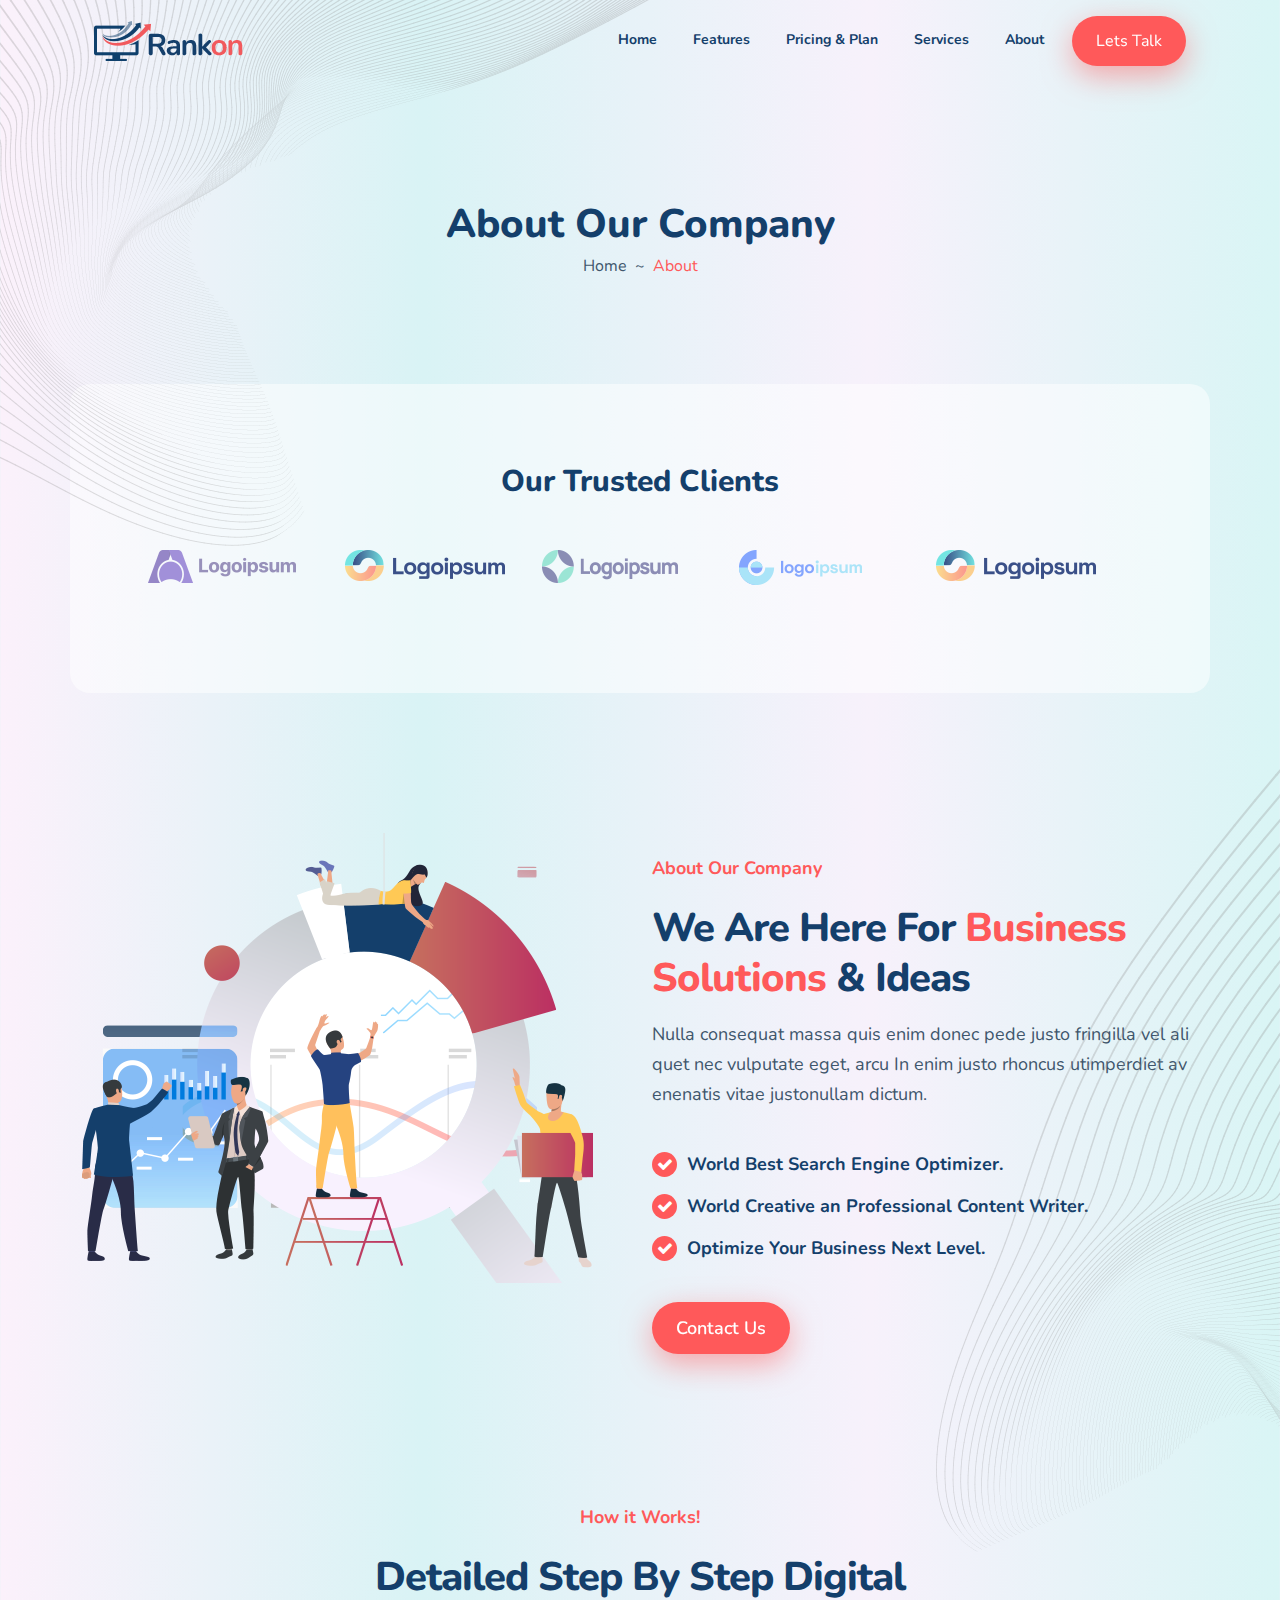
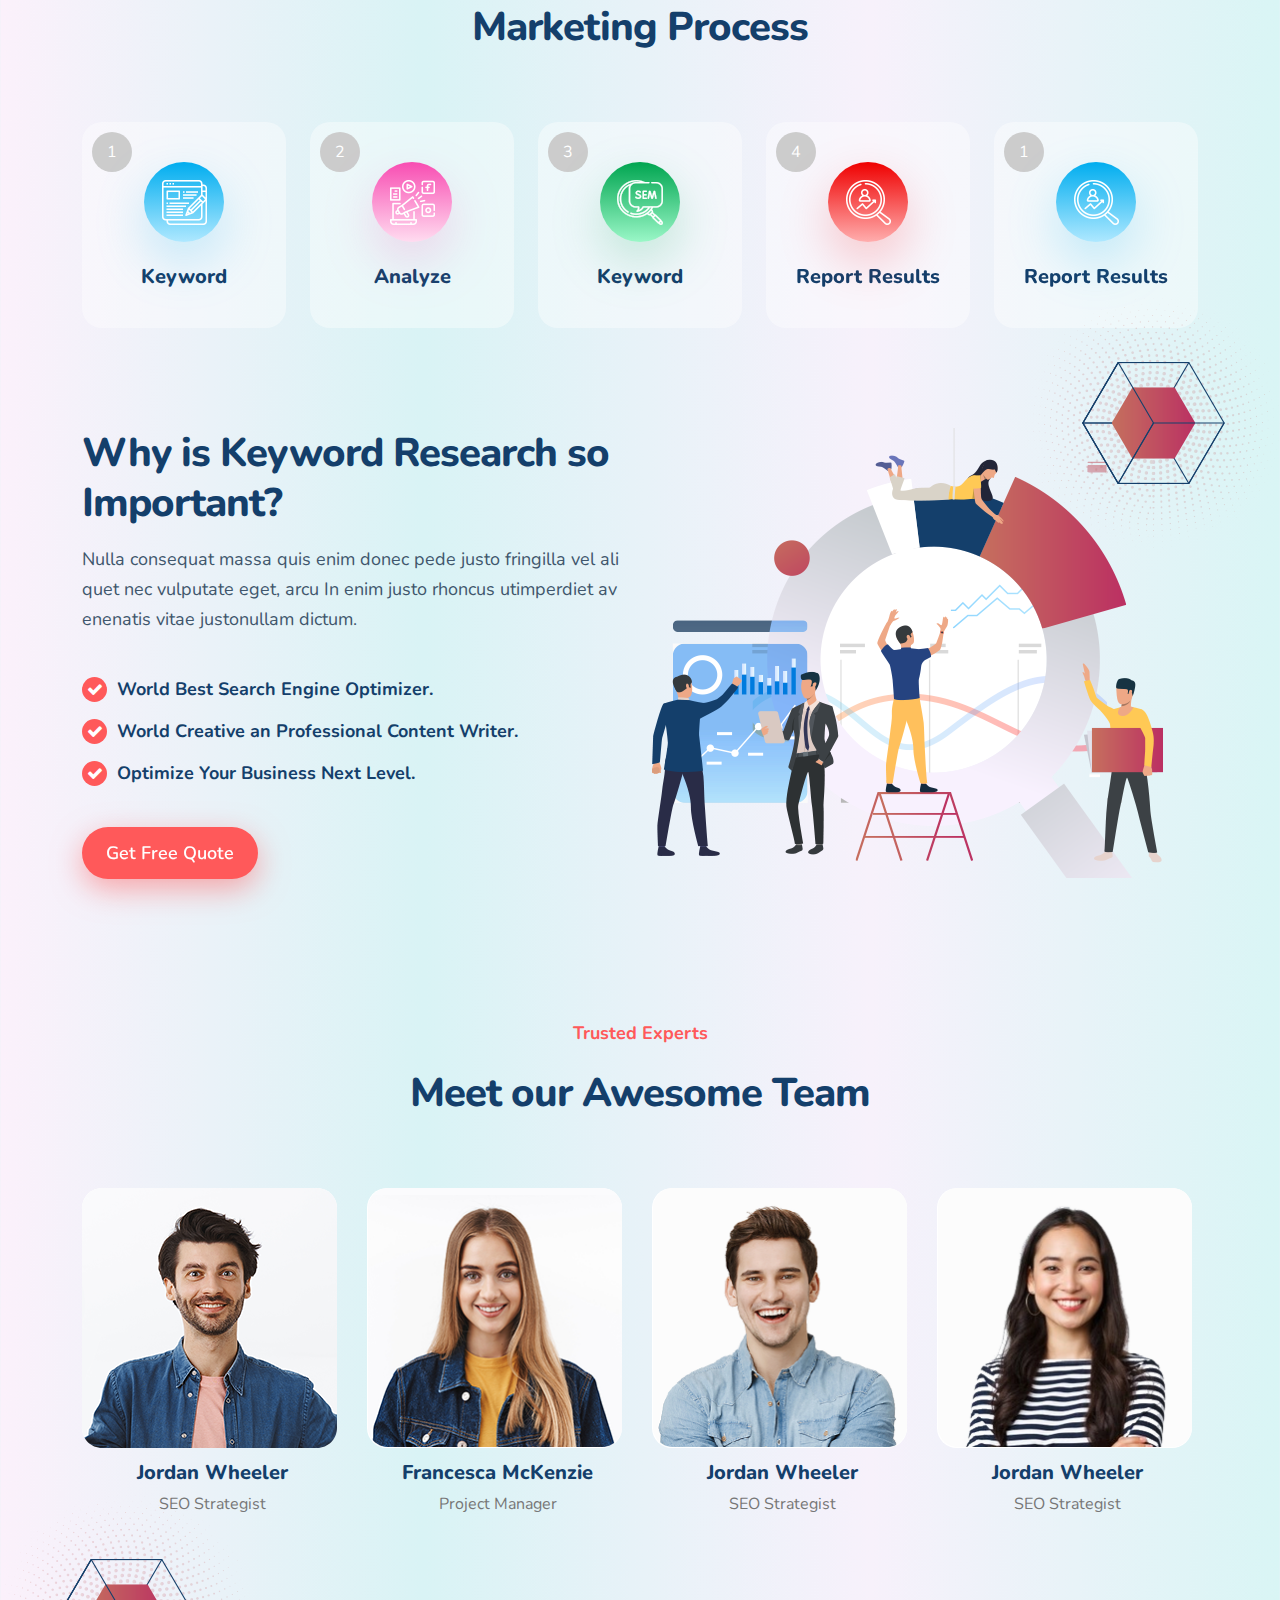
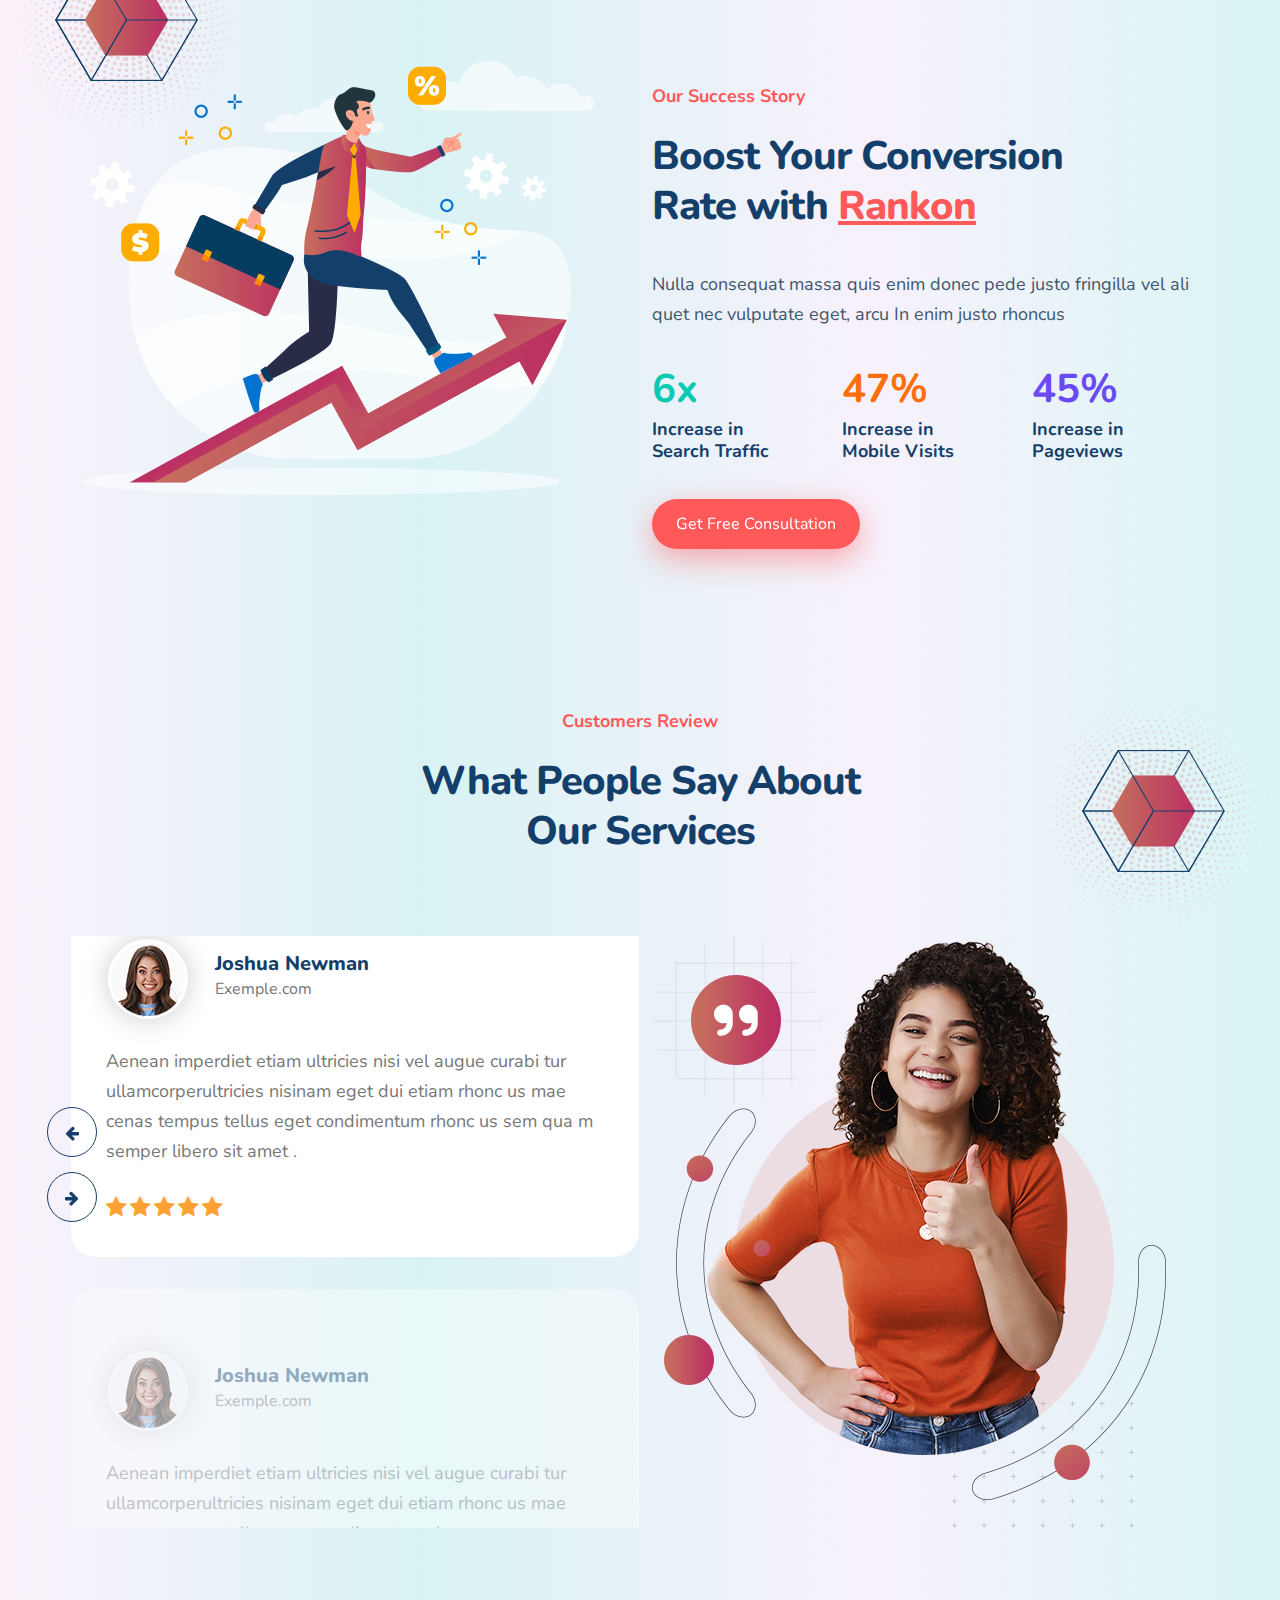
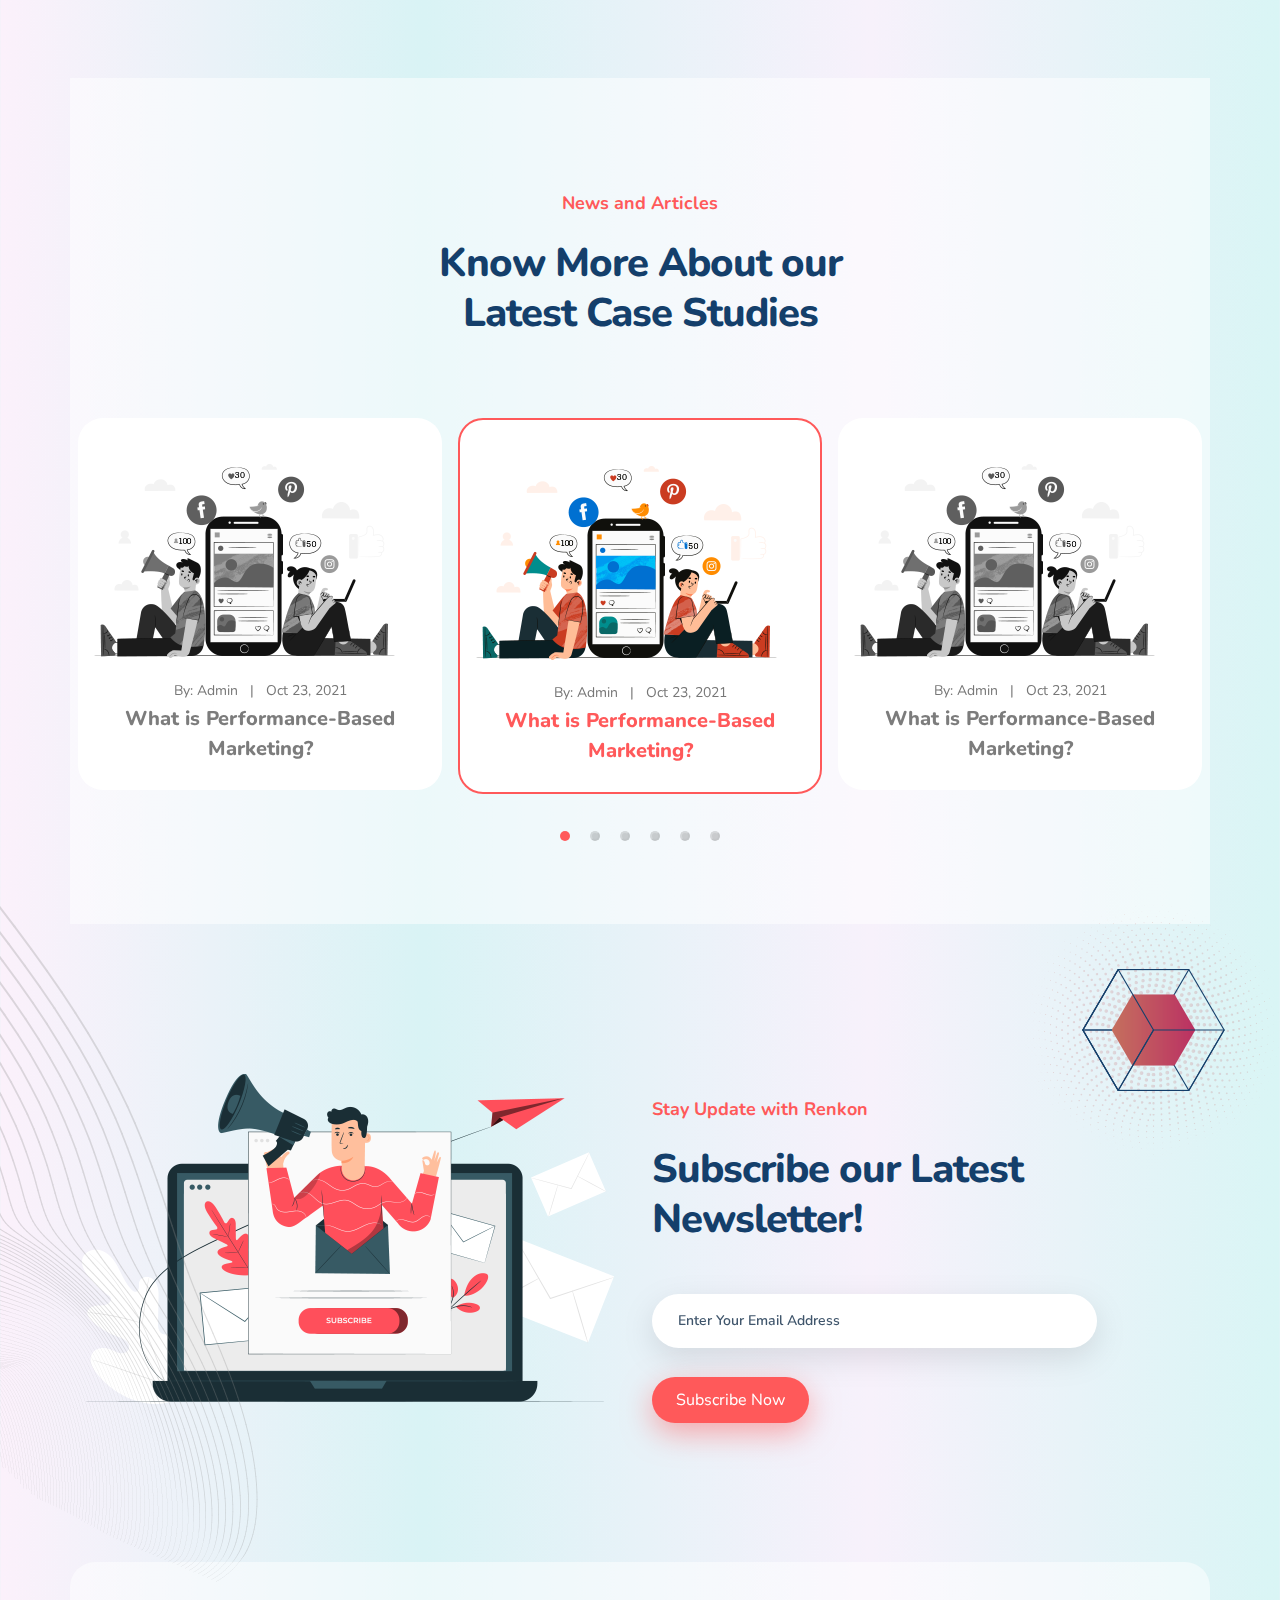
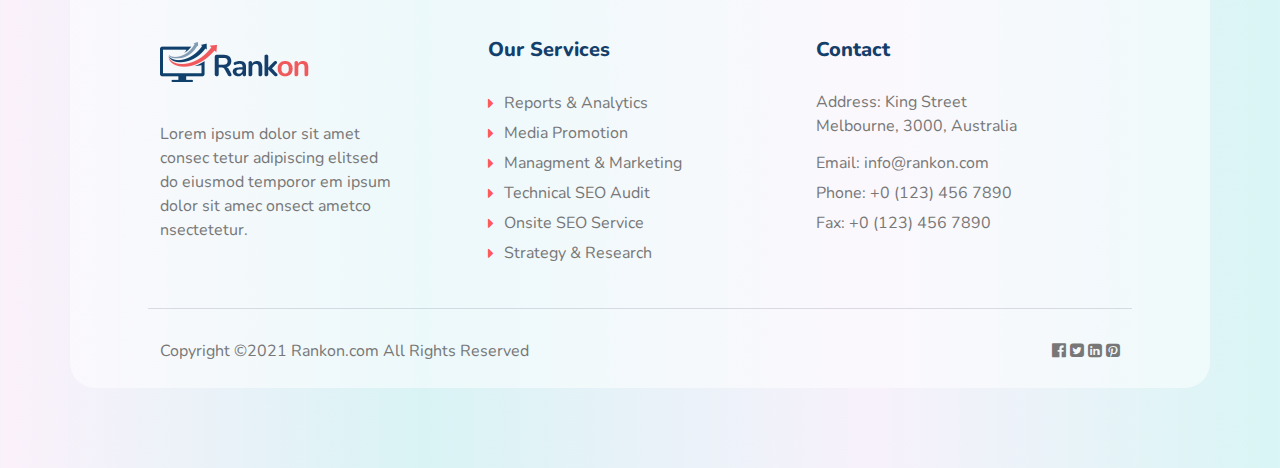
<file: about.html>
<!DOCTYPE html>
<html lang="en">
<head>
    <meta charset="UTF-8">
    <meta http-equiv="X-UA-Compatible" content="IE=edge">
    <meta name="viewport" content="width=device-width, initial-scale=1.0">
    <title>Rankon About</title>
    <link rel="stylesheet" href="css/bootstrap.min.css">
    <link rel="stylesheet" href="css/font-awesome.min.css">
    <link rel="preconnect" href="https://fonts.gstatic.com" crossorigin>
    <link href="https://fonts.googleapis.com/css2?family=Nunito:ital,wght@0,200;0,300;0,400;0,500;0,600;0,700;0,800;0,900;1,200;1,300;1,400;1,500;1,600;1,700;1,800;1,900&display=swap" rel="stylesheet">
    <link rel="stylesheet" href="css/slick.css">
    <link rel="stylesheet" href="css/style.css">
    <link rel="stylesheet" href="css/media.css">
</head>
<body>
    <!-- ========== Header Starts Here ========== -->
    <header>
        <div class="container">
            <nav class="navbar navbar-expand-lg">
                <div class="container-fluid">
                  <a class="navbar-brand" href="#"><img src="images/logo.png" alt="logo"></a>
                  <button class="navbar-toggler" type="button" data-bs-toggle="collapse" data-bs-target="#navbarSupportedContent" aria-controls="navbarSupportedContent" aria-expanded="false" aria-label="Toggle navigation">
                    <span class="navbar-toggler-icon"></span>
                  </button>
                  <div class="collapse navbar-collapse" id="navbarSupportedContent">
                    <ul class="navbar-nav ms-auto mb-2 mb-lg-0">
                      <li class="nav-item">
                        <a class="nav-link navbar-link" aria-current="page" href="index.html">Home</a>
                      </li>
                      <li class="nav-item">
                        <a class="nav-link navbar-link" href="coming-soon.html">Features</a>
                      </li>
                      <li class="nav-item">
                        <a class="nav-link navbar-link" href="pricing.html">Pricing & Plan</a>
                      </li>
                      <li class="nav-item">
                        <a class="nav-link navbar-link" href="services.html">Services</a>
                      </li>
                      <li class="nav-item">
                        <a class="nav-link navbar-link" href="about.html">About</a>
                      </li>
                      <li class="nav-item">
                        <a class="navbar-btn" href="contact.html">Lets Talk</a>
                      </li>
                    </ul>
                  </div>
                </div>
            </nav>
        </div>
    </header>
    <!-- ========== Header Ends Here ========== -->

    <!-- ========== Page header Starts Here ========== -->
    <section id="page-header">
        <div class="container">
            <div class="row d-flex justify-content-center">
                <div class="col-lg-6 page-header-text">
                    <h1>About Our Company</h1>
                    <nav aria-label="breadcrumb" class="text-center">
                      <ol class="breadcrumb d-flex justify-content-center">
                        <li class="breadcrumb-item"><a href="#">Home</a></li>
                        <li class="breadcrumb-item active" aria-current="page">About</li>
                      </ol>
                    </nav>
                </div>
            </div>
        </div>
    </section>
    <!-- ========== Page header Ends Here ========== -->

    <!-- ========== Clients Starts Here ========== -->
    <section id="clients">
      <div class="container client-container">
        <div class="clients-header">
          <h1>Our Trusted Clients</h1>
        </div>
        <div class="row text-center client-slider">
          <div class="col"><img src="images/client.png" class="img-fluid" alt=""></div>
          <div class="col"><img src="images/client-2.png" class="img-fluid" alt=""></div>
          <div class="col"><img src="images/client-3.png" class="img-fluid" alt=""></div>
          <div class="col"><img src="images/client-4.png" class="img-fluid" alt=""></div>
          <div class="col"><img src="images/client-2.png" class="img-fluid" alt=""></div>
          <div class="col"><img src="images/client-5.png" class="img-fluid" alt=""></div>
          <div class="col"><img src="images/client-3.png" class="img-fluid" alt=""></div>
          <div class="col"><img src="images/client-5.png" class="img-fluid" alt=""></div>
        </div>
      </div>
    </section>
    <!-- ========== Clients Ends Here ========== -->

    <!-- ========== About Starts Here ========== -->
    <section id="about">
      <div class="container about-container">
        <div class="row">
          <div class="col-lg-6">
            <div class="about-left">
              <img src="images/about-left.png" class="img-fluid" alt="">
            </div>
          </div>
          <div class="col-lg-6">
            <div class="about-right">
              <div class="about-right-header">
                <h4>About Our Company</h4>
                <h1>We Are Here For <span class="text-color-secondary">Business Solutions</span> & Ideas</h1>
                <p>Nulla consequat massa quis enim donec pede justo fringilla vel ali quet nec vulputate eget, arcu In enim justo rhoncus utimperdiet av enenatis vitae justonullam dictum.</p>
              </div>
            </div>
            <div class="about-right-list">
              <div class="about-right-list-item">
                <i class="fa fa-check" aria-hidden="true"></i>
                <h6>World Best Search Engine Optimizer.</h6>
              </div>
              <div class="about-right-list-item">
                <i class="fa fa-check" aria-hidden="true"></i>
                <h6>World Creative an Professional Content Writer.</h6>
              </div>
              <div class="about-right-list-item">
                <i class="fa fa-check" aria-hidden="true"></i>
                <h6>Optimize Your Business Next Level.</h6>
              </div>
            </div>
            <div class="about-right-btn">
              <a href="#" class="about-btn">Contact Us</a>
            </div>
          </div>
        </div>
      </div>
    </section>
    <!-- ========== About Ends Here ========== -->

    <!-- ========== Solutions Starts Here ========== -->
    <section id="process">
      <div class="col-lg-6 m-auto text-center">
        <div class="process-section-header">
          <h6>How it Works!</h6>
          <h1>Detailed Step By Step Digital Marketing Process</h1>
        </div>
      </div>
      <div class="container">
        <div class="row process-large">
          <div class="col-6 col-lg process-item-main">
            <div class="process-item">
              <div class="card process-card">
                <div class="card-body process-card-body">
                  <div class="process-card-icon m-auto">
                    <img src="images/process.png" class="img-fluid" alt="">
                  </div>
                  <div class="process-card-text">
                    <h4>Keyword </h4>
                  </div>
                </div>
              </div>
            </div>
          </div>
          <div class="col-6 col-lg process-item-main">
            <div class="process-item">
              <div class="card process-card">
                <div class="card-body process-card-body">
                  <div class="process-card-icon m-auto">
                    <img src="images/process-2.png" class="img-fluid" alt="">
                  </div>
                  <div class="process-card-text">
                    <h4>Analyze </h4>
                  </div>
                </div>
              </div>
            </div>
          </div>
          <div class="col-6 col-lg process-item-main">
            <div class="process-item">
              <div class="card process-card">
                <div class="card-body process-card-body">
                  <div class="process-card-icon m-auto">
                    <img src="images/process-3.png" class="img-fluid" alt="">
                  </div>
                  <div class="process-card-text">
                    <h4>Keyword </h4>
                  </div>
                </div>
              </div>
            </div>
          </div>
          <div class="col-6 col-lg process-item-main">
            <div class="process-item">
              <div class="card process-card">
                <div class="card-body process-card-body">
                  <div class="process-card-icon m-auto">
                    <img src="images/process-4.png" class="img-fluid" alt="">
                  </div>
                  <div class="process-card-text">
                    <h4>Report Results</h4>
                  </div>
                </div>
              </div>
            </div>
          </div>
          <div class="col-6 col-lg process-item-main">
            <div class="process-item">
              <div class="card process-card">
                <div class="card-body process-card-body">
                  <div class="process-card-icon m-auto">
                    <img src="images/process-4.png" class="img-fluid" alt="">
                  </div>
                  <div class="process-card-text">
                    <h4>Report Results</h4>
                  </div>
                </div>
              </div>
            </div>
          </div>
        </div>
      </div>
    </section>
    <!-- ========== Solutions Ends Here ========== -->

    <!-- ========== Keyword Starts Here ========== -->
    <section id="keyword">
      <div class="container about-container">
        <div class="row">
          <div class="col-lg-6">
            <div class="about-right">
              <div class="about-right-header">
                <h1>Why is Keyword Research so Important?</h1>
                <p>Nulla consequat massa quis enim donec pede justo fringilla vel ali quet nec vulputate eget, arcu In enim justo rhoncus utimperdiet av enenatis vitae justonullam dictum.</p>
              </div>
            </div>
            <div class="about-right-list">
              <div class="about-right-list-item">
                <i class="fa fa-check" aria-hidden="true"></i>
                <h6>World Best Search Engine Optimizer.</h6>
              </div>
              <div class="about-right-list-item">
                <i class="fa fa-check" aria-hidden="true"></i>
                <h6>World Creative an Professional Content Writer.</h6>
              </div>
              <div class="about-right-list-item">
                <i class="fa fa-check" aria-hidden="true"></i>
                <h6>Optimize Your Business Next Level.</h6>
              </div>
            </div>
            <div class="about-right-btn">
              <a href="#" class="about-btn">Get Free Quote</a>
            </div>
          </div>
          <div class="col-lg-6">
            <div class="about-left">
              <img src="images/about-left.png" class="img-fluid" alt="">
            </div>
          </div>
        </div>
      </div>
    </section>
    <!-- ========== Keyword Ends Here ========== -->

    <!-- ========== Team Starts Here ========== -->
    <section id="team">
      <div class="container">
        <div class="col-lg-6 m-auto text-center">
          <div class="team-section-header">
            <h6>Trusted Experts</h6>
            <h1>Meet our Awesome Team </h1>
          </div>
        </div>
        <div class="row large-device-team">
          <div class="col-lg-3 col-md-6 col-sm-6 col-12 team-item-main">
            <div class="team-item">
              <div class="card team-card">
                  <div class="team-img text-center">
                    <img src="images/team.png" class="img-fluid" alt="">
                  </div>
                  <div class="team-card-icons">
                    <i class="fa fa-pinterest" aria-hidden="true"></i>
                    <i class="fa fa-linkedin" aria-hidden="true"></i>
                    <i class="fa fa-twitter" aria-hidden="true"></i>
                  </div>
              </div>
              <div class="team-name text-center">
                <h5>Jordan Wheeler</h5>
                <h6>SEO Strategist</h6>
              </div>
            </div>
          </div>
          <div class="col-lg-3 col-md-6 col-sm-6 col-12 team-item-main">
            <div class="team-item">
              <div class="card team-card">
                  <div class="team-img">
                    <img src="images/team-2.png" class="img-fluid" alt="">
                  </div>
                  <div class="team-card-icons">
                    <i class="fa fa-pinterest" aria-hidden="true"></i>
                    <i class="fa fa-linkedin" aria-hidden="true"></i>
                    <i class="fa fa-twitter" aria-hidden="true"></i>
                  </div>
              </div>
              <div class="team-name text-center">
                <h5>Francesca McKenzie</h5>
                <h6>Project Manager</h6>
              </div>
            </div>
          </div>
          <div class="col-lg-3 col-md-6 col-sm-6 col-12 team-item-main">
            <div class="team-item">
              <div class="card team-card">
                  <div class="team-img">
                    <img src="images/team-3.png" class="img-fluid" alt="">
                  </div>
                  <div class="team-card-icons">
                    <i class="fa fa-pinterest" aria-hidden="true"></i>
                    <i class="fa fa-linkedin" aria-hidden="true"></i>
                    <i class="fa fa-twitter" aria-hidden="true"></i>
                  </div>
              </div>
              <div class="team-name text-center">
                <h5>Jordan Wheeler</h5>
                <h6>SEO Strategist</h6>
              </div>
            </div>
          </div>
          <div class="col-lg-3 col-md-6 col-sm-6 col-12 team-item-main">
            <div class="team-item">
              <div class="card team-card">
                  <div class="team-img">
                    <img src="images/team-4.png" class="img-fluid" alt="">
                  </div>
                  <div class="team-card-icons">
                    <i class="fa fa-pinterest" aria-hidden="true"></i>
                    <i class="fa fa-linkedin" aria-hidden="true"></i>
                    <i class="fa fa-twitter" aria-hidden="true"></i>
                  </div>
              </div>
              <div class="team-name text-center">
                <h5>Jordan Wheeler</h5>
                <h6>SEO Strategist</h6>
              </div>
            </div>
          </div>
        </div>
        <div class="row xs-device-team">
          <div class="col-12 team-item-main">
            <div class="team-item">
              <div class="card team-card">
                  <div class="team-img">
                    <img src="images/team.png" class="img-fluid" alt="">
                  </div>
                  <div class="team-card-icons">
                    <i class="fa fa-pinterest" aria-hidden="true"></i>
                    <i class="fa fa-linkedin" aria-hidden="true"></i>
                    <i class="fa fa-twitter" aria-hidden="true"></i>
                  </div>
              </div>
              <div class="team-name text-center">
                <h5>Jordan Wheeler</h5>
                <h6>SEO Strategist</h6>
              </div>
            </div>
          </div>
          <div class="col-12 team-item-main">
            <div class="team-item">
              <div class="card team-card">
                  <div class="team-img">
                    <img src="images/team-2.png" class="img-fluid" alt="">
                  </div>
                  <div class="team-card-icons">
                    <i class="fa fa-pinterest" aria-hidden="true"></i>
                    <i class="fa fa-linkedin" aria-hidden="true"></i>
                    <i class="fa fa-twitter" aria-hidden="true"></i>
                  </div>
              </div>
              <div class="team-name text-center">
                <h5>Francesca McKenzie</h5>
                <h6>Project Manager</h6>
              </div>
            </div>
          </div>
          <div class="col-12 team-item-main">
            <div class="team-item">
              <div class="card team-card">
                  <div class="team-img">
                    <img src="images/team-3.png" class="img-fluid" alt="">
                  </div>
                  <div class="team-card-icons">
                    <i class="fa fa-pinterest" aria-hidden="true"></i>
                    <i class="fa fa-linkedin" aria-hidden="true"></i>
                    <i class="fa fa-twitter" aria-hidden="true"></i>
                  </div>
              </div>
              <div class="team-name text-center">
                <h5>Jordan Wheeler</h5>
                <h6>SEO Strategist</h6>
              </div>
            </div>
          </div>
          <div class="col-12 team-item-main">
            <div class="team-item">
              <div class="card team-card">
                  <div class="team-img">
                    <img src="images/team-4.png" class="img-fluid" alt="">
                  </div>
                  <div class="team-card-icons">
                    <i class="fa fa-pinterest" aria-hidden="true"></i>
                    <i class="fa fa-linkedin" aria-hidden="true"></i>
                    <i class="fa fa-twitter" aria-hidden="true"></i>
                  </div>
              </div>
              <div class="team-name text-center">
                <h5>Jordan Wheeler</h5>
                <h6>SEO Strategist</h6>
              </div>
            </div>
          </div>
        </div>
      </div>
    </section>
    <!-- ========== Team Ends Here ========== -->

    <!-- ========== Story Starts Here ========== -->
    <section id="story-about">
      <div class="container">
        <div class="row">
          <div class="col-lg-6">
            <div class="story-left">
              <img src="images/story-left.png" class="img-fluid" alt="">
            </div>
          </div>
          <div class="col-lg-6">
            <div class="story-right">
              <div class="story-section-header">
                <h4>Our Success Story</h4>
                <h2>Boost Your Conversion <br>Rate with <span class="text-color-secondary"><u>Rankon</u></span></h2>
                <p>Nulla consequat massa quis enim donec pede justo fringilla vel ali quet nec vulputate eget, arcu In enim justo rhoncus</p>
              </div>
              <div class="story-counter">
                <div class="row">
                  <div class="col-lg-4">
                    <div class="story-counter-item">
                      <div class="story-counter-head">
                        <h4><span class="counter-digit">6</span><span>x</span></h4>
                        <p>Increase in Search Traffic</p>
                      </div> 
                    </div>
                  </div>
                  <div class="col-lg-4">
                    <div class="story-counter-item">
                      <div class="story-counter-head">
                        <h4 style="color: #fe6f0a;"><span class="counter-digit">47</span><span>%</span></h4>
                        <p>Increase in Mobile Visits</p>
                      </div> 
                    </div>
                  </div>
                  <div class="col-lg-4">
                    <div class="story-counter-item">
                      <div class="story-counter-head">
                        <h4 style="color: #6a4af4;"><span class="counter-digit">45</span><span>%</span></h4>
                        <p>Increase in Pageviews</p>
                      </div> 
                    </div>
                  </div>
                </div>
                <div class="story-button">
                  <a href="#" class="story-btn">Get Free Consultation</a>
                </div>
              </div>
            </div>
          </div>
        </div>
      </div>
    </section>
    <!-- ========== Story Ends Here ========== -->
    <!-- ========== Review Starts Here ========== -->
    <section id="review-about">
      <div class="container review-slider-main">
        <div class="col-lg-5 review-section-header m-auto">
          <div class="review-header">
            <h5>Customers Review</h5>
            <h1>What People Say About Our Services</h1>
          </div>
        </div>
        <div class="row">
          <div class="col-lg-6 col-md-6">
            <div class="row review-slider">
              <div class="col-lg-12 review-slider-item-wrapper">
                <div class="review-slider-item">
                  <div class="card review-card">
                    <div class="card-body p-0">
                      <div class="review-item-img d-flex align-items-center">
                        <img src="images/review.png" class="img-fluid" alt="">
                        <div class="review-img-txt">
                          <h5>Joshua Newman</h5>
                          <h6>Exemple.com</h6>
                        </div>
                      </div>
                      <div class="review-text">
                        <p>Aenean imperdiet etiam ultricies nisi vel augue curabi tur ullamcorperultricies nisinam eget dui etiam rhonc us mae cenas tempus tellus eget condimentum rhonc us sem qua m semper libero sit amet .</p>
                      </div>
                      <div class="review-stars">
                        <i class="fa fa-star" aria-hidden="true"></i>
                        <i class="fa fa-star" aria-hidden="true"></i>
                        <i class="fa fa-star" aria-hidden="true"></i>
                        <i class="fa fa-star" aria-hidden="true"></i>
                        <i class="fa fa-star" aria-hidden="true"></i>
                      </div>
                    </div>
                  </div>
                </div>
              </div>
              <div class="col-lg-12 review-slider-item-wrapper">
                <div class="review-slider-item">
                  <div class="card review-card">
                    <div class="card-body p-0">
                      <div class="review-item-img d-flex align-items-center">
                        <img src="images/review.png" class="img-fluid" alt="">
                        <div class="review-img-txt">
                          <h5>Joshua Newman</h5>
                          <h6>Exemple.com</h6>
                        </div>
                      </div>
                      <div class="review-text">
                        <p>Aenean imperdiet etiam ultricies nisi vel augue curabi tur ullamcorperultricies nisinam eget dui etiam rhonc us mae cenas tempus tellus eget condimentum rhonc us sem qua m semper libero sit amet .</p>
                      </div>
                      <div class="review-stars">
                        <i class="fa fa-star" aria-hidden="true"></i>
                        <i class="fa fa-star" aria-hidden="true"></i>
                        <i class="fa fa-star" aria-hidden="true"></i>
                        <i class="fa fa-star" aria-hidden="true"></i>
                        <i class="fa fa-star" aria-hidden="true"></i>
                      </div>
                    </div>
                  </div>
                </div>
              </div>
              <div class="col-lg-12 review-slider-item-wrapper">
                <div class="review-slider-item">
                  <div class="card review-card">
                    <div class="card-body p-0">
                      <div class="review-item-img d-flex align-items-center">
                        <img src="images/review.png" class="img-fluid" alt="">
                        <div class="review-img-txt">
                          <h5>Joshua Newman</h5>
                          <h6>Exemple.com</h6>
                        </div>
                      </div>
                      <div class="review-text">
                        <p>Aenean imperdiet etiam ultricies nisi vel augue curabi tur ullamcorperultricies nisinam eget dui etiam rhonc us mae cenas tempus tellus eget condimentum rhonc us sem qua m semper libero sit amet .</p>
                      </div>
                      <div class="review-stars">
                        <i class="fa fa-star" aria-hidden="true"></i>
                        <i class="fa fa-star" aria-hidden="true"></i>
                        <i class="fa fa-star" aria-hidden="true"></i>
                        <i class="fa fa-star" aria-hidden="true"></i>
                        <i class="fa fa-star" aria-hidden="true"></i>
                      </div>
                    </div>
                  </div>
                </div>
              </div>
              <div class="col-lg-12 review-slider-item-wrapper">
                <div class="review-slider-item">
                  <div class="card review-card">
                    <div class="card-body p-0">
                      <div class="review-item-img d-flex align-items-center">
                        <img src="images/review.png" class="img-fluid" alt="">
                        <div class="review-img-txt">
                          <h5>Joshua Newman</h5>
                          <h6>Exemple.com</h6>
                        </div>
                      </div>
                      <div class="review-text">
                        <p>Aenean imperdiet etiam ultricies nisi vel augue curabi tur ullamcorperultricies nisinam eget dui etiam rhonc us mae cenas tempus tellus eget condimentum rhonc us sem qua m semper libero sit amet .</p>
                      </div>
                      <div class="review-stars">
                        <i class="fa fa-star" aria-hidden="true"></i>
                        <i class="fa fa-star" aria-hidden="true"></i>
                        <i class="fa fa-star" aria-hidden="true"></i>
                        <i class="fa fa-star" aria-hidden="true"></i>
                        <i class="fa fa-star" aria-hidden="true"></i>
                      </div>
                    </div>
                  </div>
                </div>
              </div>
            </div>
          </div>
          <div class="col-lg-6 col-md-6">
            <div class="review-right">
              <img src="images/review-right.png" class="img-fluid" alt="">
            </div>
          </div>
        </div>
        <div class="review-slider-arrows">
          <div class="review-arrow-wrapper">
            <i class="fa fa-arrow-left review-arrow left-review-arrow" aria-hidden="true"></i>
          </div>
          <div class="review-arrow-wrapper">
            <i class="fa fa-arrow-right review-arrow right-review-arrow" aria-hidden="true"></i>
          </div>
        </div>
      </div>
    </section>
    <!-- ========== Review Ends Here ========== -->
    <!-- ========== News Starts Here ========== -->
    <section id="news">
      <div class="news-container container">
        <div class="col-lg-5 news-section-header m-auto">
          <div class="news-header">
            <h5>News and Articles</h5>
            <h1>Know More About our Latest Case Studies</h1>
          </div>
        </div>
        <div class="row news-slider">
          <div class="col-lg-4 px-2">
            <div class="news-item">
              <div class="card news-card">
                <div class="card-body news-body">
                  <div class="card-img">
                    <img src="images/case.png" class="img-fluid" alt="">
                  </div>
                  <div class="news-heading">
                    <h6>By: Admin  &nbsp;   |   &nbsp;  Oct 23, 2021</h6>
                    <h2>What is Performance-Based Marketing?</h2>
                  </div>
                </div>
              </div>
            </div>
          </div>
          <div class="col-lg-4 px-2">
            <div class="news-item">
              <div class="card news-card">
                <div class="card-body news-body">
                  <div class="card-img">
                    <img src="images/case.png" class="img-fluid" alt="">
                  </div>
                  <div class="news-heading">
                    <h6>By: Admin  &nbsp;   |   &nbsp;  Oct 23, 2021</h6>
                    <h2>What is Performance-Based Marketing?</h2>
                  </div>
                </div>
              </div>
            </div>
          </div>
          <div class="col-lg-4 px-2">
            <div class="news-item">
              <div class="card news-card">
                <div class="card-body news-body">
                  <div class="card-img">
                    <img src="images/case.png" class="img-fluid" alt="">
                  </div>
                  <div class="news-heading">
                    <h6>By: Admin  &nbsp;   |   &nbsp;  Oct 23, 2021</h6>
                    <h2>What is Performance-Based Marketing?</h2>
                  </div>
                </div>
              </div>
            </div>
          </div>
          <div class="col-lg-4 px-2">
            <div class="news-item">
              <div class="card news-card">
                <div class="card-body news-body">
                  <div class="card-img">
                    <img src="images/case.png" class="img-fluid" alt="">
                  </div>
                  <div class="news-heading">
                    <h6>By: Admin  &nbsp;   |   &nbsp;  Oct 23, 2021</h6>
                    <h2>What is Performance-Based Marketing?</h2>
                  </div>
                </div>
              </div>
            </div>
          </div>
          <div class="col-lg-4 px-2">
            <div class="news-item">
              <div class="card news-card">
                <div class="card-body news-body">
                  <div class="card-img">
                    <img src="images/case.png" class="img-fluid" alt="">
                  </div>
                  <div class="news-heading">
                    <h6>By: Admin  &nbsp;   |   &nbsp;  Oct 23, 2021</h6>
                    <h2>What is Performance-Based Marketing?</h2>
                  </div>
                </div>
              </div>
            </div>
          </div>
          <div class="col-lg-4 px-2">
            <div class="news-item">
              <div class="card news-card">
                <div class="card-body news-body">
                  <div class="card-img">
                    <img src="images/case.png" class="img-fluid" alt="">
                  </div>
                  <div class="news-heading">
                    <h6>By: Admin  &nbsp;   |   &nbsp;  Oct 23, 2021</h6>
                    <h2>What is Performance-Based Marketing?</h2>
                  </div>
                </div>
              </div>
            </div>
          </div>
        </div>
      </div>
    </section>
    <!-- ========== News Ends Here ========== -->
    <!-- ========== Subscribe Starts Here ========== -->
    <section id="subscribe">
      <div class="container">
        <div class="row">
          <div class="col-lg-6">
            <div class="subscribe-left">
              <img src="images/subscribe.png" class="img-fluid" alt="">
            </div>
          </div>
          <div class="col-lg-6">
            <div class="subscribe-right">
              <div class="subscribe-right-header">
                <h4>Stay Update with Renkon</h4>
                <h2>Subscribe our Latest Newsletter!</h2>
              </div>
              <div class="subscribe-form">
                <form>
                  <div class="form-group">
                    <input type="email" class="form-control sub-input" id="exampleInputEmail1" aria-describedby="emailHelp" placeholder="Enter Your Email Address">
                  </div>
                  <div class="subscribe-btn">
                    <a href="#" class="sub-btn">Subscribe Now</a>
                  </div>
                </form>
              </div>
            </div>
          </div>
        </div>
      </div>
    </section>
    <!-- ========== Subscribe Ends Here ========== -->
    <!-- ========== Footer Starts Here ========== -->
    <footer>
      <div class="container footer-main-container">
        <div class="row footer-container">
          <div class="col-lg-4 col-sm-6 col-md-6 col-6">
            <div class="footer-content">
              <img src="images/logo.png" class="img-fluid" alt="">
              <p>Lorem ipsum dolor sit amet consec tetur adipiscing elitsed do eiusmod temporor em ipsum dolor sit amec onsect ametco nsectetetur.</p>
            </div>
          </div>
          <div class="col-lg-4 col-sm-6 col-md-6 col-6">
            <div class="footer-list">
              <div class="footer-list-head">
                <h5>Our Services</h5>
                <div class="footer-list-item-wrapper">
                  <div class="footer-list-item d-flex align-items-center">
                    <i class="fa fa-caret-right" aria-hidden="true"></i>
                    <h6>Reports & Analytics</h6>
                  </div>
                  <div class="footer-list-item d-flex align-items-center">
                    <i class="fa fa-caret-right" aria-hidden="true"></i>
                    <h6>Media Promotion</h6>
                  </div>
                  <div class="footer-list-item d-flex align-items-center">
                    <i class="fa fa-caret-right" aria-hidden="true"></i>
                    <h6>Managment & Marketing</h6>
                  </div>
                  <div class="footer-list-item d-flex align-items-center">
                    <i class="fa fa-caret-right" aria-hidden="true"></i>
                    <h6>Technical SEO Audit</h6>
                  </div>
                  <div class="footer-list-item d-flex align-items-center">
                    <i class="fa fa-caret-right" aria-hidden="true"></i>
                    <h6>Onsite SEO Service</h6>
                  </div>
                  <div class="footer-list-item d-flex align-items-center">
                    <i class="fa fa-caret-right" aria-hidden="true"></i>
                    <h6>Strategy & Research</h6>
                  </div>
                </div>
              </div>
            </div>
          </div>
          <div class="col-lg-4 col-sm-6 col-md-6 col-6">
            <div class="footer-contact">
              <div class="footer-contact-text">
                <h4>Contact</h4>
                <p>Address: King Street Melbourne, 3000, Australia</p>
              </div>
              <div class="footer-contact-text-bottom">
                <h6>Email: info@rankon.com</h6>
                <h6>Phone: +0 (123) 456 7890</h6>
                <h6>Fax: +0 (123) 456 7890</h6>
              </div>
            </div>
          </div>
        </div>
        <div class="row footer-bottom-line">
          <div class="col-lg-6 col-md-6 col-sm-6 col-6">
            <div class="footer-copyright">
              <h6>Copyright ©2021 Rankon.com All Rights Reserved</h6>
            </div>
          </div>
          <div class="col-lg-6 col-md-6 col-sm-6 col-6 d-flex justify-content-end">
            <div class="footer-icons">
              <i class="fa fa-facebook-official" aria-hidden="true"></i>
              <i class="fa fa-twitter-square" aria-hidden="true"></i>
              <i class="fa fa-linkedin-square" aria-hidden="true"></i>
              <i class="fa fa-pinterest-square" aria-hidden="true"></i>
            </div>
          </div>
        </div>
      </div>
    </footer>
    <!-- ========== Footer Ends Here ========== -->
    
    
    
    <script src="js/jquery-1.12.4.min.js"></script>
    <script src="js/bootstrap.min.js"></script>
    <script src="js/slick.min.js"></script>
    <script src="js/jquery.counterup.min.js"></script>
    <script src="js/waypoints.min.js"></script>
    <script src="js/custom.js"></script>
</body>
</html>
</file>
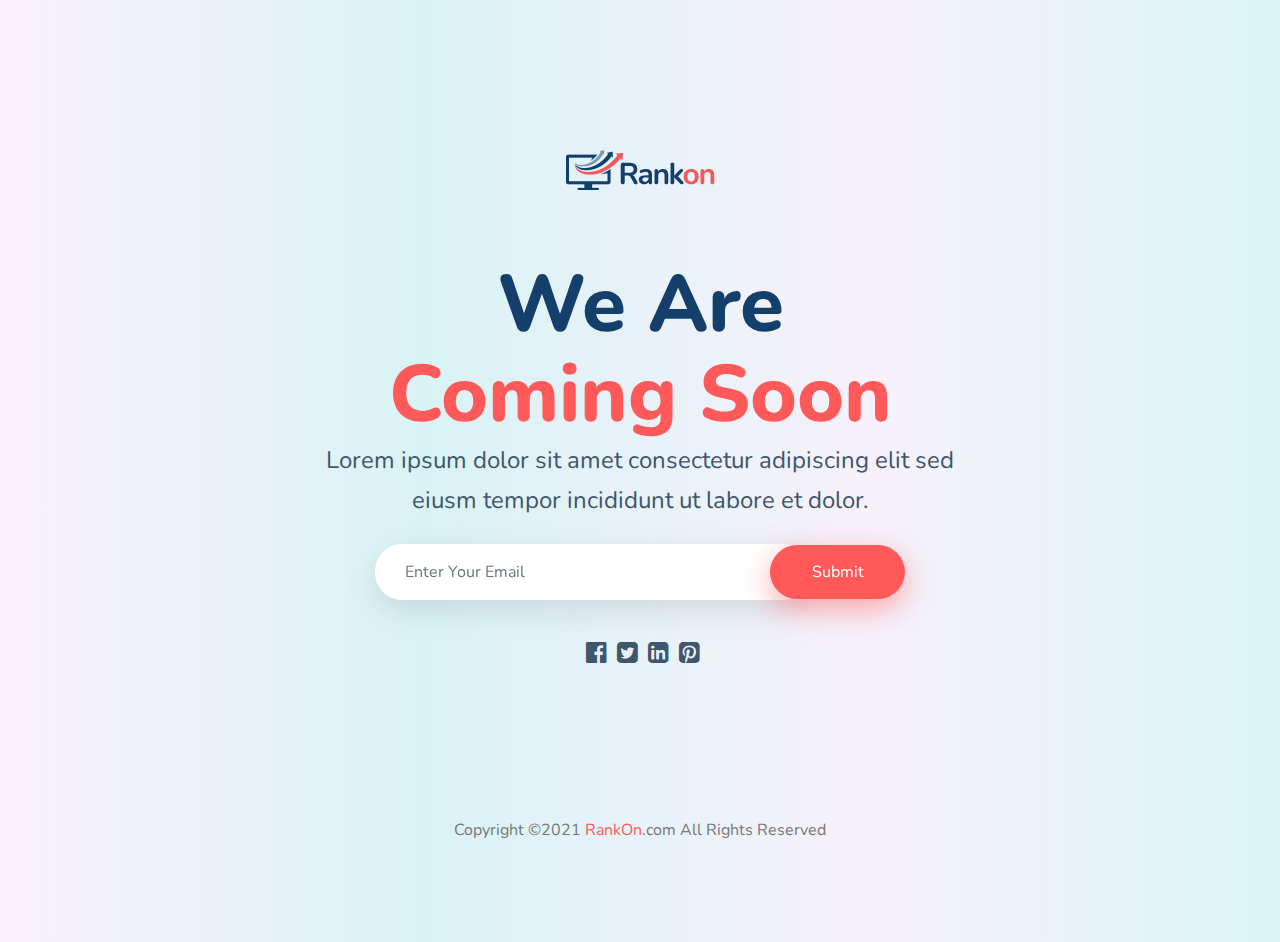
<file: coming-soon.html>
<!DOCTYPE html>
<html lang="en">
<head>
    <meta charset="UTF-8">
    <meta http-equiv="X-UA-Compatible" content="IE=edge">
    <meta name="viewport" content="width=device-width, initial-scale=1.0">
    <title>Rankon</title>
    <link rel="stylesheet" href="css/bootstrap.min.css">
    <link rel="stylesheet" href="css/font-awesome.min.css">
    <link rel="preconnect" href="https://fonts.gstatic.com" crossorigin>
    <link href="https://fonts.googleapis.com/css2?family=Nunito:ital,wght@0,200;0,300;0,400;0,500;0,600;0,700;0,800;0,900;1,200;1,300;1,400;1,500;1,600;1,700;1,800;1,900&display=swap" rel="stylesheet">
    <link rel="stylesheet" href="css/slick.css">
    <link rel="stylesheet" href="css/style.css">
    <link rel="stylesheet" href="css/media.css">
</head>
<body>

<!-- ========== Coming-Soon Starts Here ========== -->
<section id="comingsoon">
    <div class="container">
        <div class="row">
            <div class="col-lg-7 col-sm-7 d-flex justify-content-center m-auto">
                <div class="soon-content">
                    <div class="soon-logo text-center">
                        <img src="images/logo.png" class="img-fluid" alt="">
                    </div>
                    <div class="soon-header">
                        <h1>We Are <br><span class="text-color-secondary">Coming Soon</span></h1>
                        <p>Lorem ipsum dolor sit amet consectetur adipiscing elit sed eiusm tempor incididunt ut labore et dolor.</p>
                    </div>
                    <div class="soon-form">
                        <form action="" class="d-flex justify-content-center align-items-center">
                            <div class="mt-4">
                                <input type="text" class="form-control soon-form-input" placeholder="Enter Your Email">
                            </div>
                            <div class="soon-btn-wrapper mt-4">
                                <a href="#" class="soon-btn">Submit</a>
                            </div>
                        </form>
                    </div>
                    <div class="coming-icons">
                        <i class="fa fa-facebook-official" aria-hidden="true"></i>
                        <i class="fa fa-twitter-square" aria-hidden="true"></i>
                        <i class="fa fa-linkedin-square" aria-hidden="true"></i>
                        <i class="fa fa-pinterest-square" aria-hidden="true"></i>
                    </div>
                </div>
            </div>
        </div>
    </div>
</section>
<!-- ========== Coming-Soon Ends Here ========== -->

<!-- ========== Coming-Soon-footer Ends Here ========== -->
<section id="comingsoon-footer">
    <div class="container">
        <div class="row">
            <div class="col-lg-12 coming-footer text-center">
                <h6>Copyright ©2021 <span class="text-color-secondary">RankOn</span>.com All Rights Reserved</h6>
            </div>
        </div>
    </div>
</section>
<!-- ========== Coming-Soon-footer Ends Here ========== -->

    <script src="js/jquery-1.12.4.min.js"></script>
    <script src="js/bootstrap.min.js"></script>
    <script src="js/slick.min.js"></script>
    <script src="js/jquery.counterup.min.js"></script>
    <script src="js/waypoints.min.js"></script>
    <script src="js/custom.js"></script>
</body>
</html>
</file>
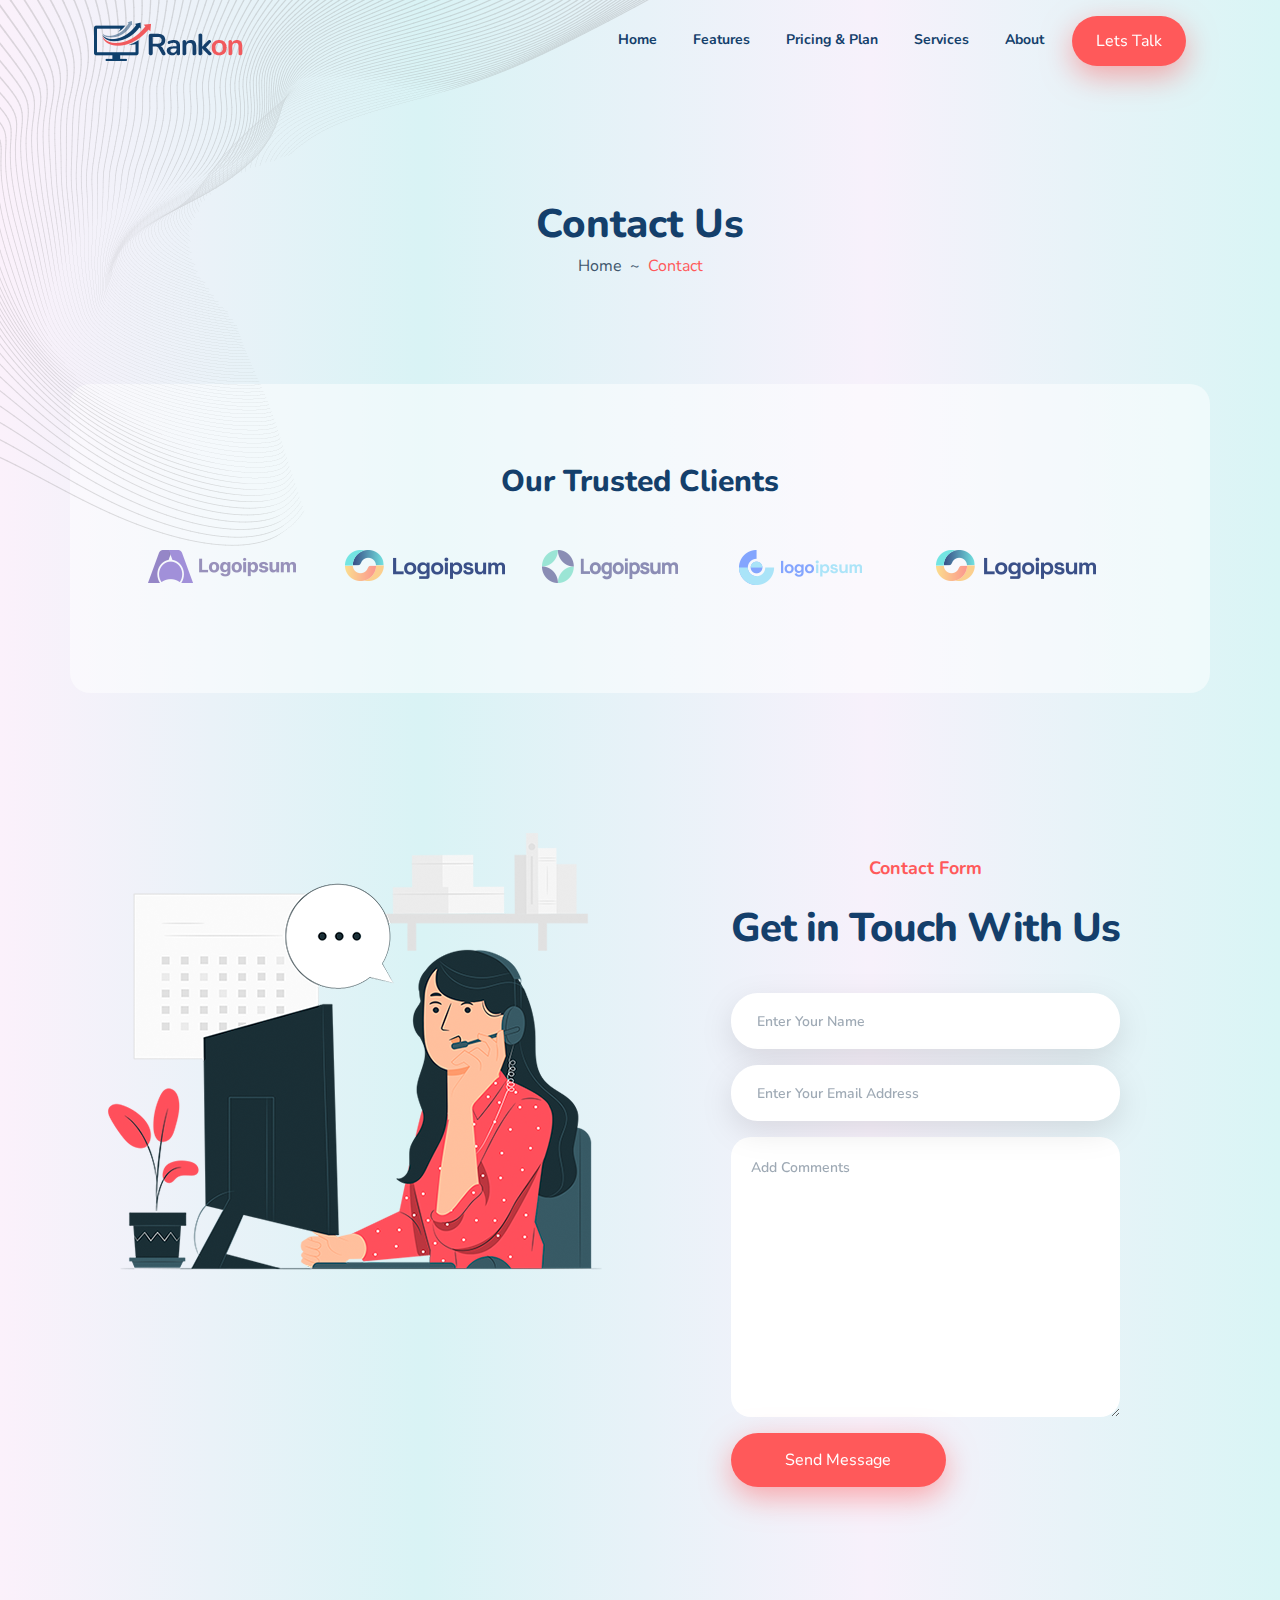
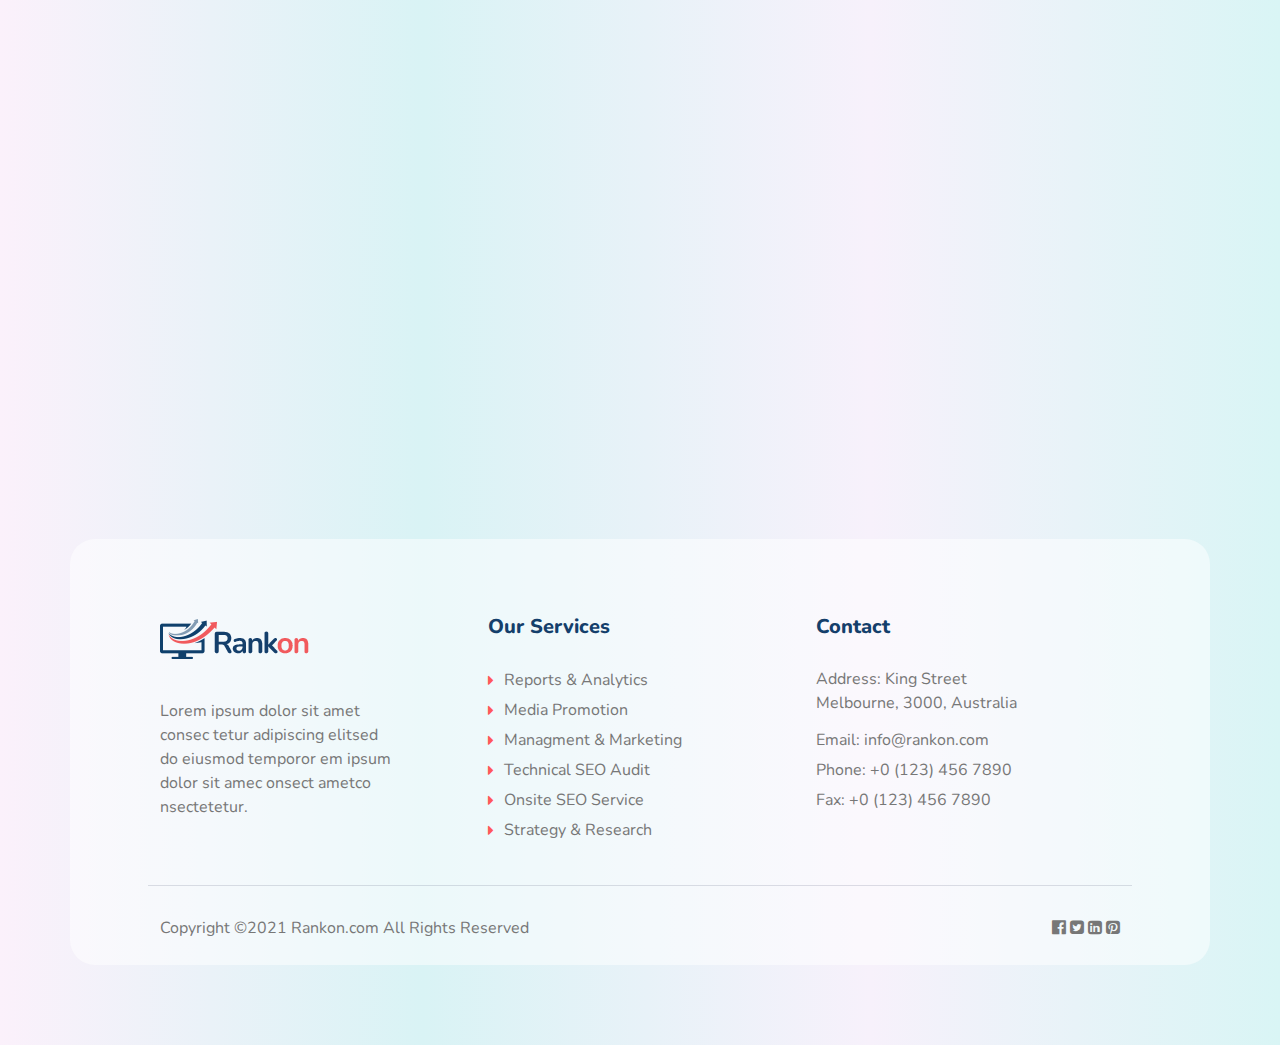
<file: contact.html>
<!DOCTYPE html>
<html lang="en">
<head>
    <meta charset="UTF-8">
    <meta http-equiv="X-UA-Compatible" content="IE=edge">
    <meta name="viewport" content="width=device-width, initial-scale=1.0">
    <title>Rankon</title>
    <link rel="stylesheet" href="css/bootstrap.min.css">
    <link rel="stylesheet" href="css/font-awesome.min.css">
    <link rel="preconnect" href="https://fonts.gstatic.com" crossorigin>
    <link href="https://fonts.googleapis.com/css2?family=Nunito:ital,wght@0,200;0,300;0,400;0,500;0,600;0,700;0,800;0,900;1,200;1,300;1,400;1,500;1,600;1,700;1,800;1,900&display=swap" rel="stylesheet">
    <link rel="stylesheet" href="css/slick.css">
    <link rel="stylesheet" href="css/style.css">
    <link rel="stylesheet" href="css/media.css">
</head>
<body>
    <!-- ========== Header Starts Here ========== -->
    <header>
        <div class="container">
            <nav class="navbar navbar-expand-lg">
                <div class="container-fluid">
                  <a class="navbar-brand" href="#"><img src="images/logo.png" alt="logo"></a>
                  <button class="navbar-toggler" type="button" data-bs-toggle="collapse" data-bs-target="#navbarSupportedContent" aria-controls="navbarSupportedContent" aria-expanded="false" aria-label="Toggle navigation">
                    <span class="navbar-toggler-icon"></span>
                  </button>
                  <div class="collapse navbar-collapse" id="navbarSupportedContent">
                    <ul class="navbar-nav ms-auto mb-2 mb-lg-0">
                      <li class="nav-item">
                        <a class="nav-link navbar-link" aria-current="page" href="index.html">Home</a>
                      </li>
                      <li class="nav-item">
                        <a class="nav-link navbar-link" href="coming-soon.html">Features</a>
                      </li>
                      <li class="nav-item">
                        <a class="nav-link navbar-link" href="pricing.html">Pricing & Plan</a>
                      </li>
                      <li class="nav-item">
                        <a class="nav-link navbar-link" href="services.html">Services</a>
                      </li>
                      <li class="nav-item">
                        <a class="nav-link navbar-link" href="about.html">About</a>
                      </li>
                      <li class="nav-item">
                        <a class="navbar-btn" href="contact.html">Lets Talk</a>
                      </li>
                    </ul>
                  </div>
                </div>
            </nav>
        </div>
    </header>
    <!-- ========== Header Ends Here ========== -->

    <!-- ========== Page header Starts Here ========== -->
    <section id="page-header">
        <div class="container">
            <div class="row d-flex justify-content-center">
                <div class="col-lg-6 page-header-text">
                    <h1>Contact Us</h1>
                    <nav aria-label="breadcrumb" class="text-center">
                      <ol class="breadcrumb d-flex justify-content-center">
                        <li class="breadcrumb-item"><a href="#">Home</a></li>
                        <li class="breadcrumb-item active" aria-current="page">Contact</li>
                      </ol>
                    </nav>
                </div>
            </div>
        </div>
    </section>
    <!-- ========== Page header Ends Here ========== -->

    <!-- ========== Clients Starts Here ========== -->
    <section id="clients">
      <div class="container client-container">
        <div class="clients-header">
          <h1>Our Trusted Clients</h1>
        </div>
        <div class="row text-center client-slider">
          <div class="col"><img src="images/client.png" class="img-fluid" alt=""></div>
          <div class="col"><img src="images/client-2.png" class="img-fluid" alt=""></div>
          <div class="col"><img src="images/client-3.png" class="img-fluid" alt=""></div>
          <div class="col"><img src="images/client-4.png" class="img-fluid" alt=""></div>
          <div class="col"><img src="images/client-2.png" class="img-fluid" alt=""></div>
          <div class="col"><img src="images/client-5.png" class="img-fluid" alt=""></div>
          <div class="col"><img src="images/client-3.png" class="img-fluid" alt=""></div>
          <div class="col"><img src="images/client-5.png" class="img-fluid" alt=""></div>
        </div>
      </div>
    </section>
    <!-- ========== Clients Ends Here ========== -->

    <!-- ========== Contact Starts Here ========== -->
    <section id="contact">
        <div class="container">
            <div class="row">
                <div class="col-lg-6 col-md-12 col-sm-12 text-center">
                    <div class="contact-left-img">
                        <img src="images/contact-left.png" class="img-fluid" alt="">
                    </div>
                </div>
                <div class="col-lg-6 col-md-12 col-sm-12 d-flex justify-content-center text-center">
                    <div class="contact-right">
                        <div class="contact-right-header">
                            <h4>Contact Form</h4>
                            <h1>Get in Touch With Us</h1>
                        </div>
                        <div class="contact-right-form">
                            <form action="">
                                <div class="form-group">
                                    <input type="text" class="form-control contact-form-input" id="exampleInputEmail1" placeholder="Enter Your Name" aria-describedby="emailHelp">
                                </div>
                                <div class="form-group mt-3">
                                    <input type="text" class="form-control contact-form-input" id="exampleInputEmail1" placeholder="Enter Your Email Address" aria-describedby="emailHelp">
                                </div>
                                <div class="form-group mt-3">
                                    <textarea name="" id="" cols="30" rows="10" class="form-control contact-form-textarea" placeholder="Add Comments"></textarea>
                                </div>
                                <div class="mt-3 contact-btn-wrapper">
                                    <a href="#" class="contact-btn">Send Message</a>
                                </div>
                                </form>                                  
                        </div>
                    </div>
                </div>
            </div>
        </div>
    </section>
    <!-- ========== Contact Ends Here ========== -->

    <!-- ========== Maps Starts Here ========== -->
    <section id="maps">
        <div class="container">
            <div class="google-maps">
                <iframe
                    src="https://www.google.com/maps/embed"
                    width="600"
                    height="450"
                    style="border:0;"
                    allowfullscreen=""
                    loading="lazy"
                ></iframe>
                </div>
        </div>
    </section>
    <!-- ========== Maps Ends Here ========== -->

    <!-- ========== Footer Starts Here ========== -->
    <footer>
      <div class="container footer-main-container">
        <div class="row footer-container">
          <div class="col-lg-4 col-sm-6 col-md-6 col-6">
            <div class="footer-content">
              <img src="images/logo.png" class="img-fluid" alt="">
              <p>Lorem ipsum dolor sit amet consec tetur adipiscing elitsed do eiusmod temporor em ipsum dolor sit amec onsect ametco nsectetetur.</p>
            </div>
          </div>
          <div class="col-lg-4 col-sm-6 col-md-6 col-6">
            <div class="footer-list">
              <div class="footer-list-head">
                <h5>Our Services</h5>
                <div class="footer-list-item-wrapper">
                  <div class="footer-list-item d-flex align-items-center">
                    <i class="fa fa-caret-right" aria-hidden="true"></i>
                    <h6>Reports & Analytics</h6>
                  </div>
                  <div class="footer-list-item d-flex align-items-center">
                    <i class="fa fa-caret-right" aria-hidden="true"></i>
                    <h6>Media Promotion</h6>
                  </div>
                  <div class="footer-list-item d-flex align-items-center">
                    <i class="fa fa-caret-right" aria-hidden="true"></i>
                    <h6>Managment & Marketing</h6>
                  </div>
                  <div class="footer-list-item d-flex align-items-center">
                    <i class="fa fa-caret-right" aria-hidden="true"></i>
                    <h6>Technical SEO Audit</h6>
                  </div>
                  <div class="footer-list-item d-flex align-items-center">
                    <i class="fa fa-caret-right" aria-hidden="true"></i>
                    <h6>Onsite SEO Service</h6>
                  </div>
                  <div class="footer-list-item d-flex align-items-center">
                    <i class="fa fa-caret-right" aria-hidden="true"></i>
                    <h6>Strategy & Research</h6>
                  </div>
                </div>
              </div>
            </div>
          </div>
          <div class="col-lg-4 col-sm-6 col-md-6 col-6">
            <div class="footer-contact">
              <div class="footer-contact-text">
                <h4>Contact</h4>
                <p>Address: King Street Melbourne, 3000, Australia</p>
              </div>
              <div class="footer-contact-text-bottom">
                <h6>Email: info@rankon.com</h6>
                <h6>Phone: +0 (123) 456 7890</h6>
                <h6>Fax: +0 (123) 456 7890</h6>
              </div>
            </div>
          </div>
        </div>
        <div class="row footer-bottom-line">
          <div class="col-lg-6 col-md-6 col-sm-6 col-6">
            <div class="footer-copyright">
              <h6>Copyright ©2021 Rankon.com All Rights Reserved</h6>
            </div>
          </div>
          <div class="col-lg-6 col-md-6 col-sm-6 col-6 d-flex justify-content-end">
            <div class="footer-icons">
              <i class="fa fa-facebook-official" aria-hidden="true"></i>
              <i class="fa fa-twitter-square" aria-hidden="true"></i>
              <i class="fa fa-linkedin-square" aria-hidden="true"></i>
              <i class="fa fa-pinterest-square" aria-hidden="true"></i>
            </div>
          </div>
        </div>
      </div>
    </footer>
    <!-- ========== Footer Ends Here ========== -->
    
    
    
    <script src="js/jquery-1.12.4.min.js"></script>
    <script src="js/bootstrap.min.js"></script>
    <script src="js/slick.min.js"></script>
    <script src="js/jquery.counterup.min.js"></script>
    <script src="js/waypoints.min.js"></script>
    <script src="js/custom.js"></script>
</body>
</html>
</file>
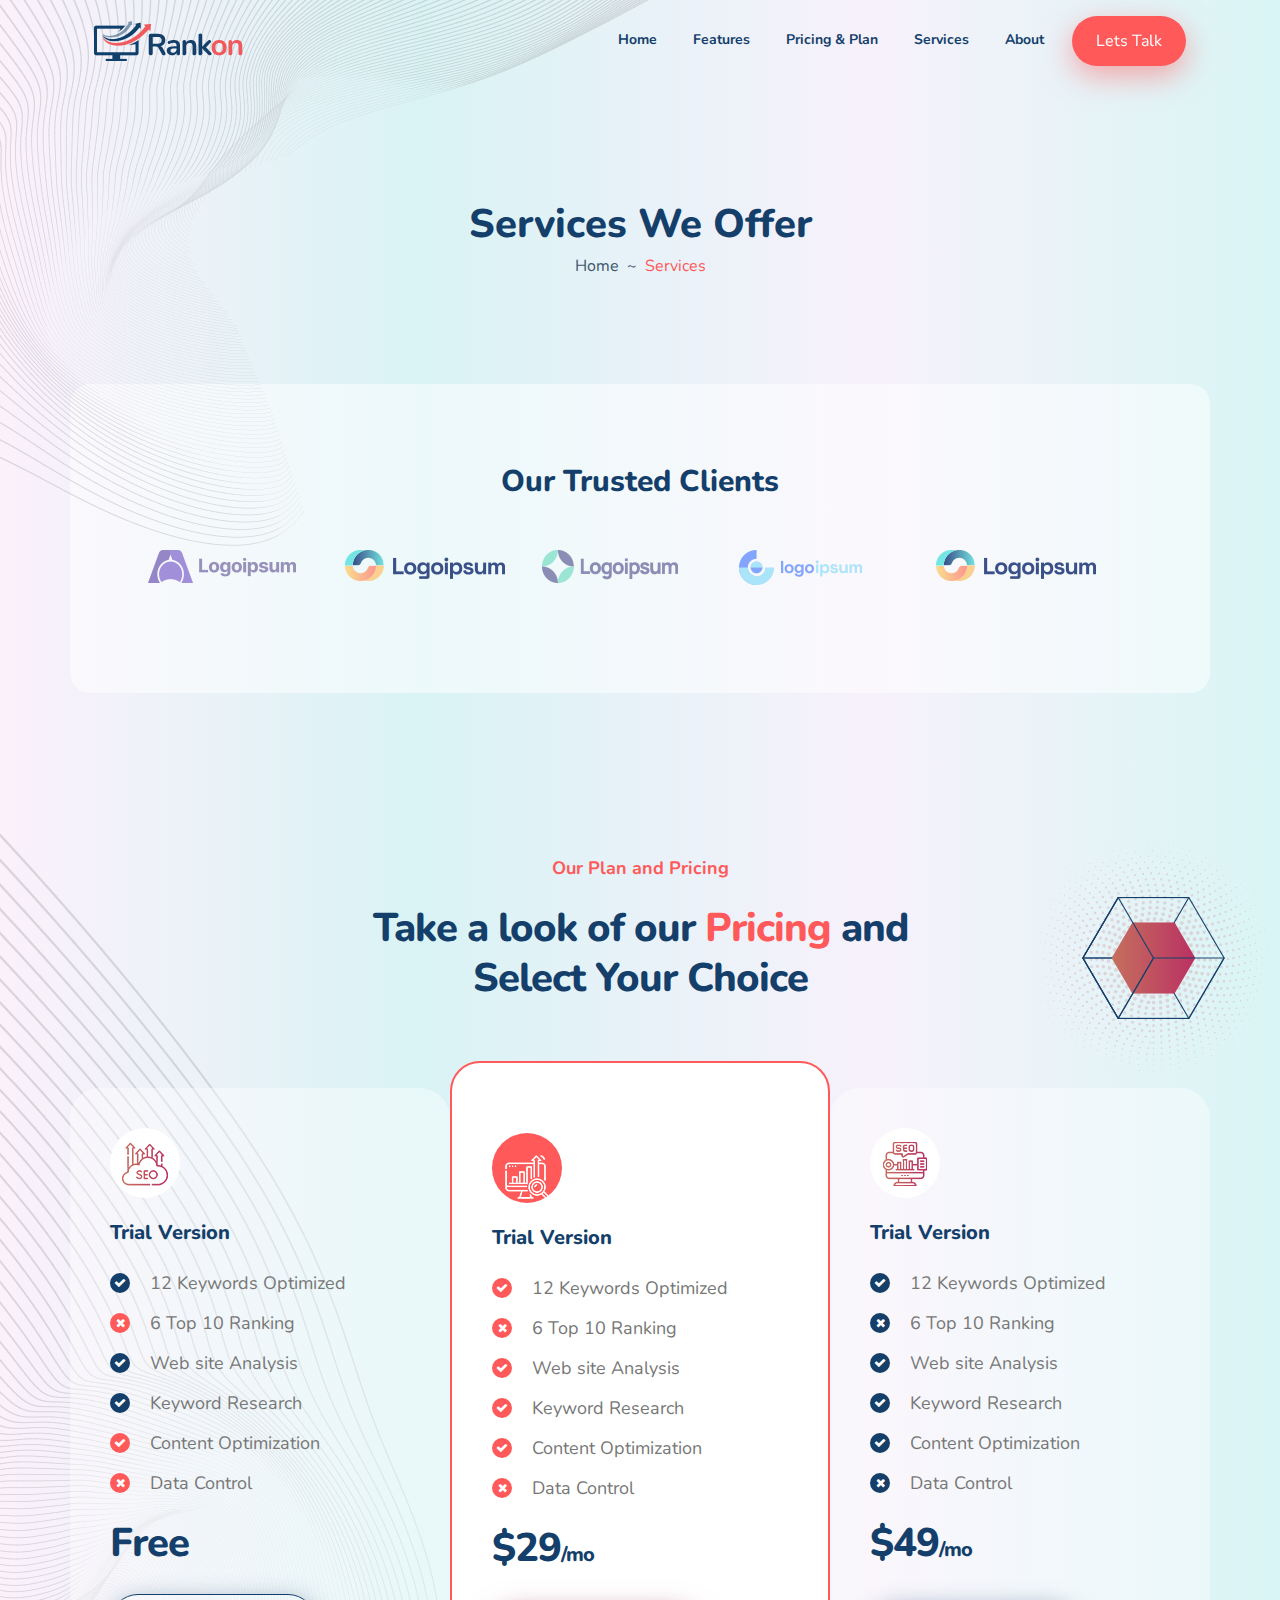
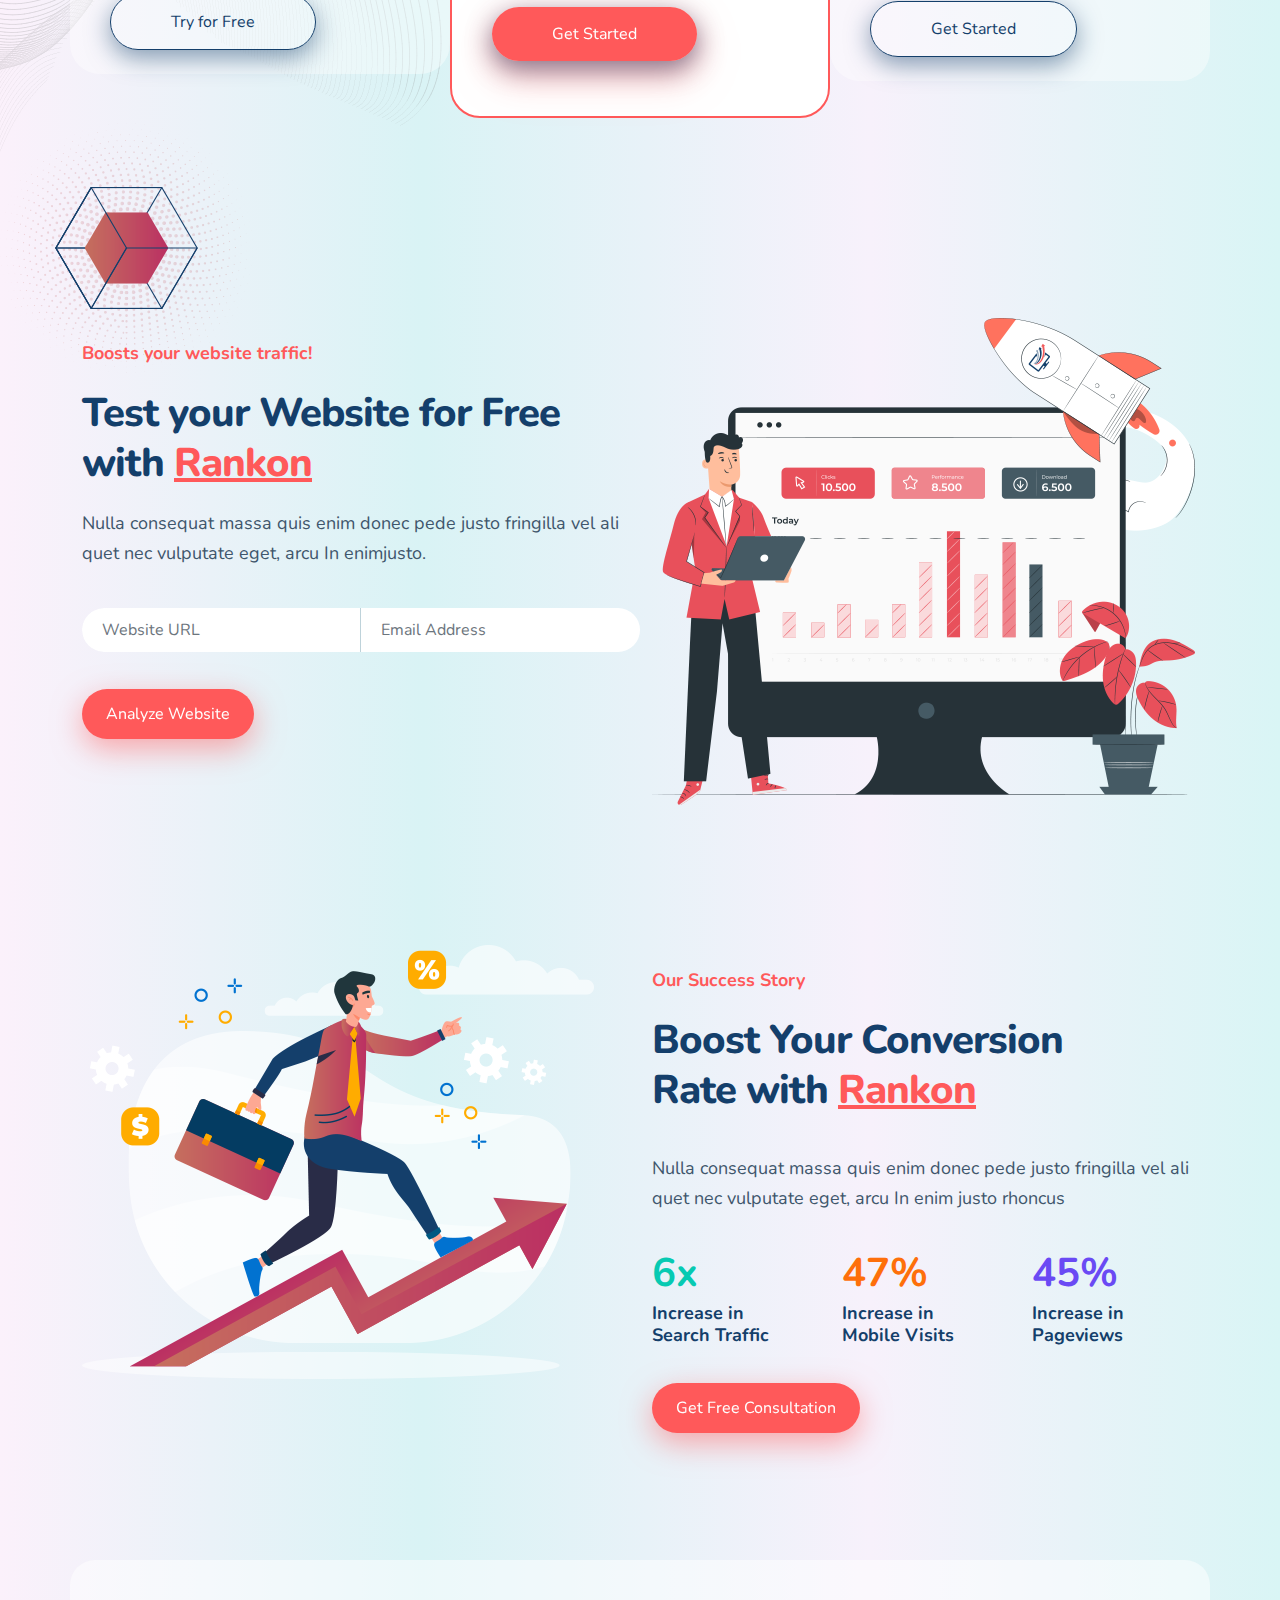
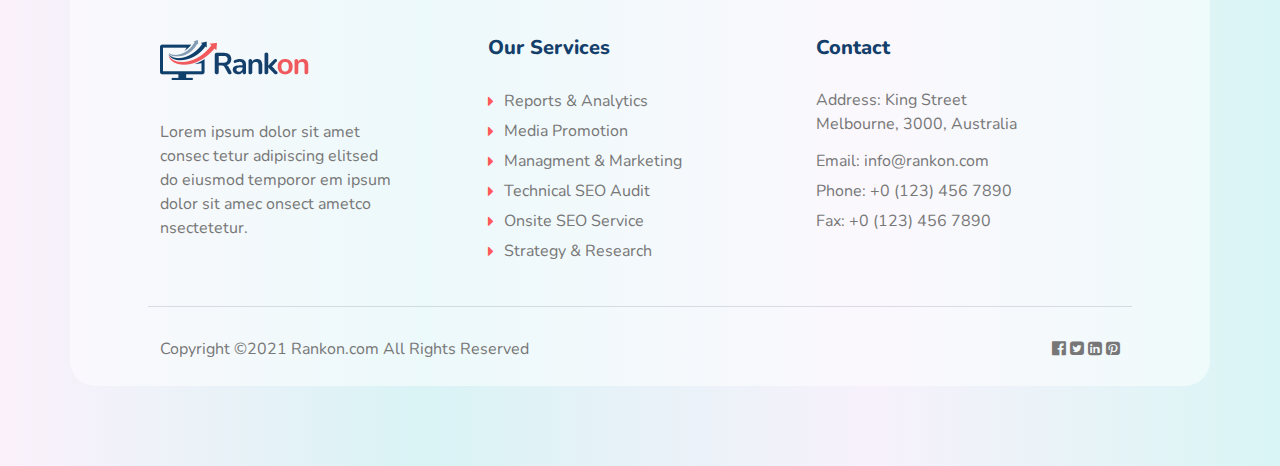
<file: pricing.html>
<!DOCTYPE html>
<html lang="en">
<head>
    <meta charset="UTF-8">
    <meta http-equiv="X-UA-Compatible" content="IE=edge">
    <meta name="viewport" content="width=device-width, initial-scale=1.0">
    <title>Rankon</title>
    <link rel="stylesheet" href="css/bootstrap.min.css">
    <link rel="stylesheet" href="css/font-awesome.min.css">
    <link rel="preconnect" href="https://fonts.gstatic.com" crossorigin>
    <link href="https://fonts.googleapis.com/css2?family=Nunito:ital,wght@0,200;0,300;0,400;0,500;0,600;0,700;0,800;0,900;1,200;1,300;1,400;1,500;1,600;1,700;1,800;1,900&display=swap" rel="stylesheet">
    <link rel="stylesheet" href="css/slick.css">
    <link rel="stylesheet" href="css/style.css">
    <link rel="stylesheet" href="css/media.css">
</head>
<body>
    <!-- ========== Header Starts Here ========== -->
    <header>
        <div class="container">
            <nav class="navbar navbar-expand-lg">
                <div class="container-fluid">
                  <a class="navbar-brand" href="#"><img src="images/logo.png" alt="logo"></a>
                  <button class="navbar-toggler" type="button" data-bs-toggle="collapse" data-bs-target="#navbarSupportedContent" aria-controls="navbarSupportedContent" aria-expanded="false" aria-label="Toggle navigation">
                    <span class="navbar-toggler-icon"></span>
                  </button>
                  <div class="collapse navbar-collapse" id="navbarSupportedContent">
                    <ul class="navbar-nav ms-auto mb-2 mb-lg-0">
                      <li class="nav-item">
                        <a class="nav-link navbar-link" aria-current="page" href="index.html">Home</a>
                      </li>
                      <li class="nav-item">
                        <a class="nav-link navbar-link" href="coming-soon.html">Features</a>
                      </li>
                      <li class="nav-item">
                        <a class="nav-link navbar-link" href="pricing.html">Pricing & Plan</a>
                      </li>
                      <li class="nav-item">
                        <a class="nav-link navbar-link" href="services.html">Services</a>
                      </li>
                      <li class="nav-item">
                        <a class="nav-link navbar-link" href="about.html">About</a>
                      </li>
                      <li class="nav-item">
                        <a class="navbar-btn" href="contact.html">Lets Talk</a>
                      </li>
                    </ul>
                  </div>
                </div>
            </nav>
        </div>
    </header>
    <!-- ========== Header Ends Here ========== -->

    <!-- ========== Page header Starts Here ========== -->
    <section id="page-header">
        <div class="container">
            <div class="row d-flex justify-content-center">
                <div class="col-lg-6 page-header-text">
                    <h1>Services We Offer</h1>
                    <nav aria-label="breadcrumb" class="text-center">
                      <ol class="breadcrumb d-flex justify-content-center">
                        <li class="breadcrumb-item"><a href="#">Home</a></li>
                        <li class="breadcrumb-item active" aria-current="page">Services</li>
                      </ol>
                    </nav>
                </div>
            </div>
        </div>
    </section>
    <!-- ========== Page header Ends Here ========== -->

    <!-- ========== Clients Starts Here ========== -->
    <section id="clients">
      <div class="container client-container">
        <div class="clients-header">
          <h1>Our Trusted Clients</h1>
        </div>
        <div class="row text-center client-slider">
          <div class="col"><img src="images/client.png" class="img-fluid" alt=""></div>
          <div class="col"><img src="images/client-2.png" class="img-fluid" alt=""></div>
          <div class="col"><img src="images/client-3.png" class="img-fluid" alt=""></div>
          <div class="col"><img src="images/client-4.png" class="img-fluid" alt=""></div>
          <div class="col"><img src="images/client-2.png" class="img-fluid" alt=""></div>
          <div class="col"><img src="images/client-5.png" class="img-fluid" alt=""></div>
          <div class="col"><img src="images/client-3.png" class="img-fluid" alt=""></div>
          <div class="col"><img src="images/client-5.png" class="img-fluid" alt=""></div>
        </div>
      </div>
    </section>
    <!-- ========== Clients Ends Here ========== -->
    
    <!-- ========== Pricing Starts Here ========== -->
    <section id="pricing">
      <div class="container">
        <div class="col-lg-7 m-auto">
          <div class="pricing-section-header">
            <h4>Our Plan and Pricing</h4>
            <h2>Take a look of our <span class="text-color-secondary">Pricing</span> and
              Select Your Choice</h2>
          </div>
        </div>
        <div class="row pricing-item-wrapper">
          <div class="col-lg-4 col-md-4 col-sm-8 col-10 pricing-item-main p-0">
            <div class="pricing-item">
              <div class="card pricing-card">
                <div class="card-body pricing-body">
                  <div class="pricing-body-icon">
                    <img src="images/pricing-1.png" class="img-fluid" alt="">
                  </div>
                  <div class="pricing-body-header">
                    <h5>Trial Version</h5>
                  </div>
                  <div class="pricing-list">
                    <div class="pricing-list-item">
                      <i class="fa fa-check" aria-hidden="truw"></i>
                      <h6>12 Keywords Optimized</h6>
                    </div>
                    <div class="pricing-list-item">
                      <i class="fa fa-times secondary-list-bg" aria-hidden="truw"></i>
                      <h6>6 Top 10 Ranking</h6>
                    </div>
                    <div class="pricing-list-item">
                      <i class="fa fa-check" aria-hidden="truw"></i>
                      <h6>Web site Analysis</h6>
                    </div>                    
                    <div class="pricing-list-item">
                      <i class="fa fa-check" aria-hidden="truw"></i>
                      <h6>Keyword Research</h6>
                    </div>                    
                    <div class="pricing-list-item">
                      <i class="fa fa-check secondary-list-bg" aria-hidden="truw"></i>
                      <h6>Content Optimization</h6>
                    </div>
                    <div class="pricing-list-item">
                      <i class="fa fa-times secondary-list-bg" aria-hidden="truw"></i>
                      <h6>Data Control</h6>
                    </div>
                  </div>
                  <div class="pricing-price">
                    <h3>Free</h3>
                  </div>
                  <div class="pricing-btn">
                    <a href="#" class="price-btn">Try for Free</a>
                  </div>
                </div>
              </div>
            </div>
          </div>
          <div class="col-lg-4 col-md-4 col-sm-8 col-10 pricing-item-main p-0 middle-pricing">
            <div class="pricing-item">
              <div class="card pricing-card middle-pricing-card">
                <div class="card-body pricing-body pricing-middle">
                  <div class="pricing-body-icon secondary-list-bg pt-2">
                    <img src="images/pricing-2.png" class="img-fluid" alt="">
                  </div>
                  <div class="pricing-body-header">
                    <h5>Trial Version</h5>
                  </div>
                  <div class="pricing-list">
                    <div class="pricing-list-item">
                      <i class="fa fa-check secondary-list-bg" aria-hidden="truw"></i>
                      <h6>12 Keywords Optimized</h6>
                    </div>
                    <div class="pricing-list-item">
                      <i class="fa fa-times secondary-list-bg" aria-hidden="truw"></i>
                      <h6>6 Top 10 Ranking</h6>
                    </div>
                    <div class="pricing-list-item">
                      <i class="fa fa-check secondary-list-bg" aria-hidden="truw"></i>
                      <h6>Web site Analysis</h6>
                    </div>                    
                    <div class="pricing-list-item">
                      <i class="fa fa-check secondary-list-bg" aria-hidden="truw"></i>
                      <h6>Keyword Research</h6>
                    </div>                    
                    <div class="pricing-list-item">
                      <i class="fa fa-check secondary-list-bg" aria-hidden="truw"></i>
                      <h6>Content Optimization</h6>
                    </div>
                    <div class="pricing-list-item">
                      <i class="fa fa-times secondary-list-bg" aria-hidden="truw"></i>
                      <h6>Data Control</h6>
                    </div>
                  </div>
                  <div class="pricing-price">
                    <h3>$29<span class="duration">/mo</span></h3>
                  </div>
                  <div class="pricing-btn">
                    <a href="#" class="price-btn pricing-middle-btn">Get Started</a>
                  </div>
                </div>
              </div>
            </div>
          </div>
          <div class="col-lg-4 col-md-4 col-sm-8 col-10 pricing-item-main p-0">
            <div class="pricing-item">
              <div class="card pricing-card">
                <div class="card-body pricing-body">
                  <div class="pricing-body-icon">
                    <img src="images/pricing-3.png" class="img-fluid" alt="">
                  </div>
                  <div class="pricing-body-header">
                    <h5>Trial Version</h5>
                  </div>
                  <div class="pricing-list">
                    <div class="pricing-list-item">
                      <i class="fa fa-check" aria-hidden="truw"></i>
                      <h6>12 Keywords Optimized</h6>
                    </div>
                    <div class="pricing-list-item">
                      <i class="fa fa-times" aria-hidden="truw"></i>
                      <h6>6 Top 10 Ranking</h6>
                    </div>
                    <div class="pricing-list-item">
                      <i class="fa fa-check" aria-hidden="truw"></i>
                      <h6>Web site Analysis</h6>
                    </div>                    
                    <div class="pricing-list-item">
                      <i class="fa fa-check" aria-hidden="truw"></i>
                      <h6>Keyword Research</h6>
                    </div>                    
                    <div class="pricing-list-item">
                      <i class="fa fa-check" aria-hidden="truw"></i>
                      <h6>Content Optimization</h6>
                    </div>
                    <div class="pricing-list-item">
                      <i class="fa fa-times" aria-hidden="truw"></i>
                      <h6>Data Control</h6>
                    </div>
                  </div>
                  <div class="pricing-price">
                    <h3>$49<span class="duration">/mo</span></h3>
                  </div>
                  <div class="pricing-btn">
                    <a href="#" class="price-btn">Get Started</a>
                  </div>
                </div>
              </div>
            </div>
          </div>
        </div>
      </div>
    </section>
    <!-- ========== Pricing Ends Here ========== -->

    <!-- ========== Test Starts Here ========== -->
    <section id="test-pricing">
      <div class="container">
        <div class="row">
          <div class="col-lg-6">
            <div class="test-left">
              <div class="test-left-header">
                <h4>Boosts your website traffic!</h4>
                <h1>Test your Website for Free 
                  with <span class="text-color-secondary text-"><u>Rankon</u></span></h1>
                  <p>Nulla consequat massa quis enim donec pede justo fringilla vel ali quet nec vulputate eget, arcu In enimjusto.</p>
              </div>
              <div class="test-left-form">
                <form>
                  <div class="row">
                    <div class="col test-left-form-field" style="padding-right: 0;">
                      <input type="text" class="form-control test-form-left" placeholder="Website URL">
                    </div>
                    <div class="col p-0 test-left-form-field">
                      <input type="text" class="form-control test-form-right" placeholder="Email Address">
                    </div>
                  </div>
                  <div class="test-btn-wrapper">
                    <a href="#" class="test-btn">Analyze Website</a>
                  </div>
                </form>
              </div>
            </div>
          </div>
          <div class="col-lg-6">
            <div class="test-right">
              <img src="images/test-right.png" class="img-fluid" alt="">
            </div>
          </div>
        </div>
      </div>
    </section>
    <!-- ========== Test Ends Here ========== -->

    <!-- ========== Story Starts Here ========== -->
    <section id="story">
      <div class="container">
        <div class="row">
          <div class="col-lg-6 col-md-6">
            <div class="story-left">
              <img src="images/story-left.png" class="img-fluid" alt="">
            </div>
          </div>
          <div class="col-lg-6 col-md-6">
            <div class="story-right">
              <div class="story-section-header">
                <h4>Our Success Story</h4>
                <h2>Boost Your Conversion <br>Rate with <span class="text-color-secondary"><u>Rankon</u></span></h2>
                <p>Nulla consequat massa quis enim donec pede justo fringilla vel ali quet nec vulputate eget, arcu In enim justo rhoncus</p>
              </div>
              <div class="story-counter">
                <div class="row">
                  <div class="col-lg-4">
                    <div class="story-counter-item">
                      <div class="story-counter-head">
                        <h4><span class="counter-digit">6</span><span>x</span></h4>
                        <p>Increase in Search Traffic</p>
                      </div> 
                    </div>
                  </div>
                  <div class="col-lg-4">
                    <div class="story-counter-item">
                      <div class="story-counter-head">
                        <h4 style="color: #fe6f0a;"><span class="counter-digit">47</span><span>%</span></h4>
                        <p>Increase in Mobile Visits</p>
                      </div> 
                    </div>
                  </div>
                  <div class="col-lg-4">
                    <div class="story-counter-item">
                      <div class="story-counter-head">
                        <h4 style="color: #6a4af4;"><span class="counter-digit">45</span><span>%</span></h4>
                        <p>Increase in Pageviews</p>
                      </div> 
                    </div>
                  </div>
                </div>
                <div class="story-button">
                  <a href="#" class="story-btn">Get Free Consultation</a>
                </div>
              </div>
            </div>
          </div>
          <!-- ***** Only for Medium and Smaller Device -->
          <div class="col-md-12">
            <div class="story-counter-medium">
              <div class="row">
                <div class="col-md-4 col-sm-4 col-4">
                  <div class="story-counter-item">
                    <div class="story-counter-head">
                      <h4><span class="counter-digit">6</span><span>x</span></h4>
                      <p>Increase in Search Traffic</p>
                    </div> 
                  </div>
                </div>
                <div class="col-md-4 col-sm-4 col-4">
                  <div class="story-counter-item">
                    <div class="story-counter-head">
                      <h4 style="color: #fe6f0a;"><span class="counter-digit">47</span><span>%</span></h4>
                      <p>Increase in Mobile Visits</p>
                    </div> 
                  </div>
                </div>
                <div class="col-md-4 col-sm-4 col-4">
                  <div class="story-counter-item">
                    <div class="story-counter-head">
                      <h4 style="color: #6a4af4;"><span class="counter-digit">45</span><span>%</span></h4>
                      <p>Increase in Pageviews</p>
                    </div> 
                  </div>
                </div>
              </div>
              <div class="story-button">
                <a href="#" class="story-btn">Get Free Consultation</a>
              </div>
            </div>
          </div>
          <!-- ***** Only for Medium Device -->
        </div>
      </div>
    </section>
    <!-- ========== Story Ends Here ========== -->
    <!-- ========== Footer Starts Here ========== -->
    <footer>
      <div class="container footer-main-container">
        <div class="row footer-container">
          <div class="col-lg-4 col-sm-6 col-md-6 col-6">
            <div class="footer-content">
              <img src="images/logo.png" class="img-fluid" alt="">
              <p>Lorem ipsum dolor sit amet consec tetur adipiscing elitsed do eiusmod temporor em ipsum dolor sit amec onsect ametco nsectetetur.</p>
            </div>
          </div>
          <div class="col-lg-4 col-sm-6 col-md-6 col-6">
            <div class="footer-list">
              <div class="footer-list-head">
                <h5>Our Services</h5>
                <div class="footer-list-item-wrapper">
                  <div class="footer-list-item d-flex align-items-center">
                    <i class="fa fa-caret-right" aria-hidden="true"></i>
                    <h6>Reports & Analytics</h6>
                  </div>
                  <div class="footer-list-item d-flex align-items-center">
                    <i class="fa fa-caret-right" aria-hidden="true"></i>
                    <h6>Media Promotion</h6>
                  </div>
                  <div class="footer-list-item d-flex align-items-center">
                    <i class="fa fa-caret-right" aria-hidden="true"></i>
                    <h6>Managment & Marketing</h6>
                  </div>
                  <div class="footer-list-item d-flex align-items-center">
                    <i class="fa fa-caret-right" aria-hidden="true"></i>
                    <h6>Technical SEO Audit</h6>
                  </div>
                  <div class="footer-list-item d-flex align-items-center">
                    <i class="fa fa-caret-right" aria-hidden="true"></i>
                    <h6>Onsite SEO Service</h6>
                  </div>
                  <div class="footer-list-item d-flex align-items-center">
                    <i class="fa fa-caret-right" aria-hidden="true"></i>
                    <h6>Strategy & Research</h6>
                  </div>
                </div>
              </div>
            </div>
          </div>
          <div class="col-lg-4 col-sm-6 col-md-6 col-6">
            <div class="footer-contact">
              <div class="footer-contact-text">
                <h4>Contact</h4>
                <p>Address: King Street Melbourne, 3000, Australia</p>
              </div>
              <div class="footer-contact-text-bottom">
                <h6>Email: info@rankon.com</h6>
                <h6>Phone: +0 (123) 456 7890</h6>
                <h6>Fax: +0 (123) 456 7890</h6>
              </div>
            </div>
          </div>
        </div>
        <div class="row footer-bottom-line">
          <div class="col-lg-6 col-md-6 col-sm-6 col-6">
            <div class="footer-copyright">
              <h6>Copyright ©2021 Rankon.com All Rights Reserved</h6>
            </div>
          </div>
          <div class="col-lg-6 col-md-6 col-sm-6 col-6 d-flex justify-content-end">
            <div class="footer-icons">
              <i class="fa fa-facebook-official" aria-hidden="true"></i>
              <i class="fa fa-twitter-square" aria-hidden="true"></i>
              <i class="fa fa-linkedin-square" aria-hidden="true"></i>
              <i class="fa fa-pinterest-square" aria-hidden="true"></i>
            </div>
          </div>
        </div>
      </div>
    </footer>
    <!-- ========== Footer Ends Here ========== -->
    
    
    
    <script src="js/jquery-1.12.4.min.js"></script>
    <script src="js/bootstrap.min.js"></script>
    <script src="js/slick.min.js"></script>
    <script src="js/jquery.counterup.min.js"></script>
    <script src="js/waypoints.min.js"></script>
    <script src="js/custom.js"></script>
</body>
</html>
</file>
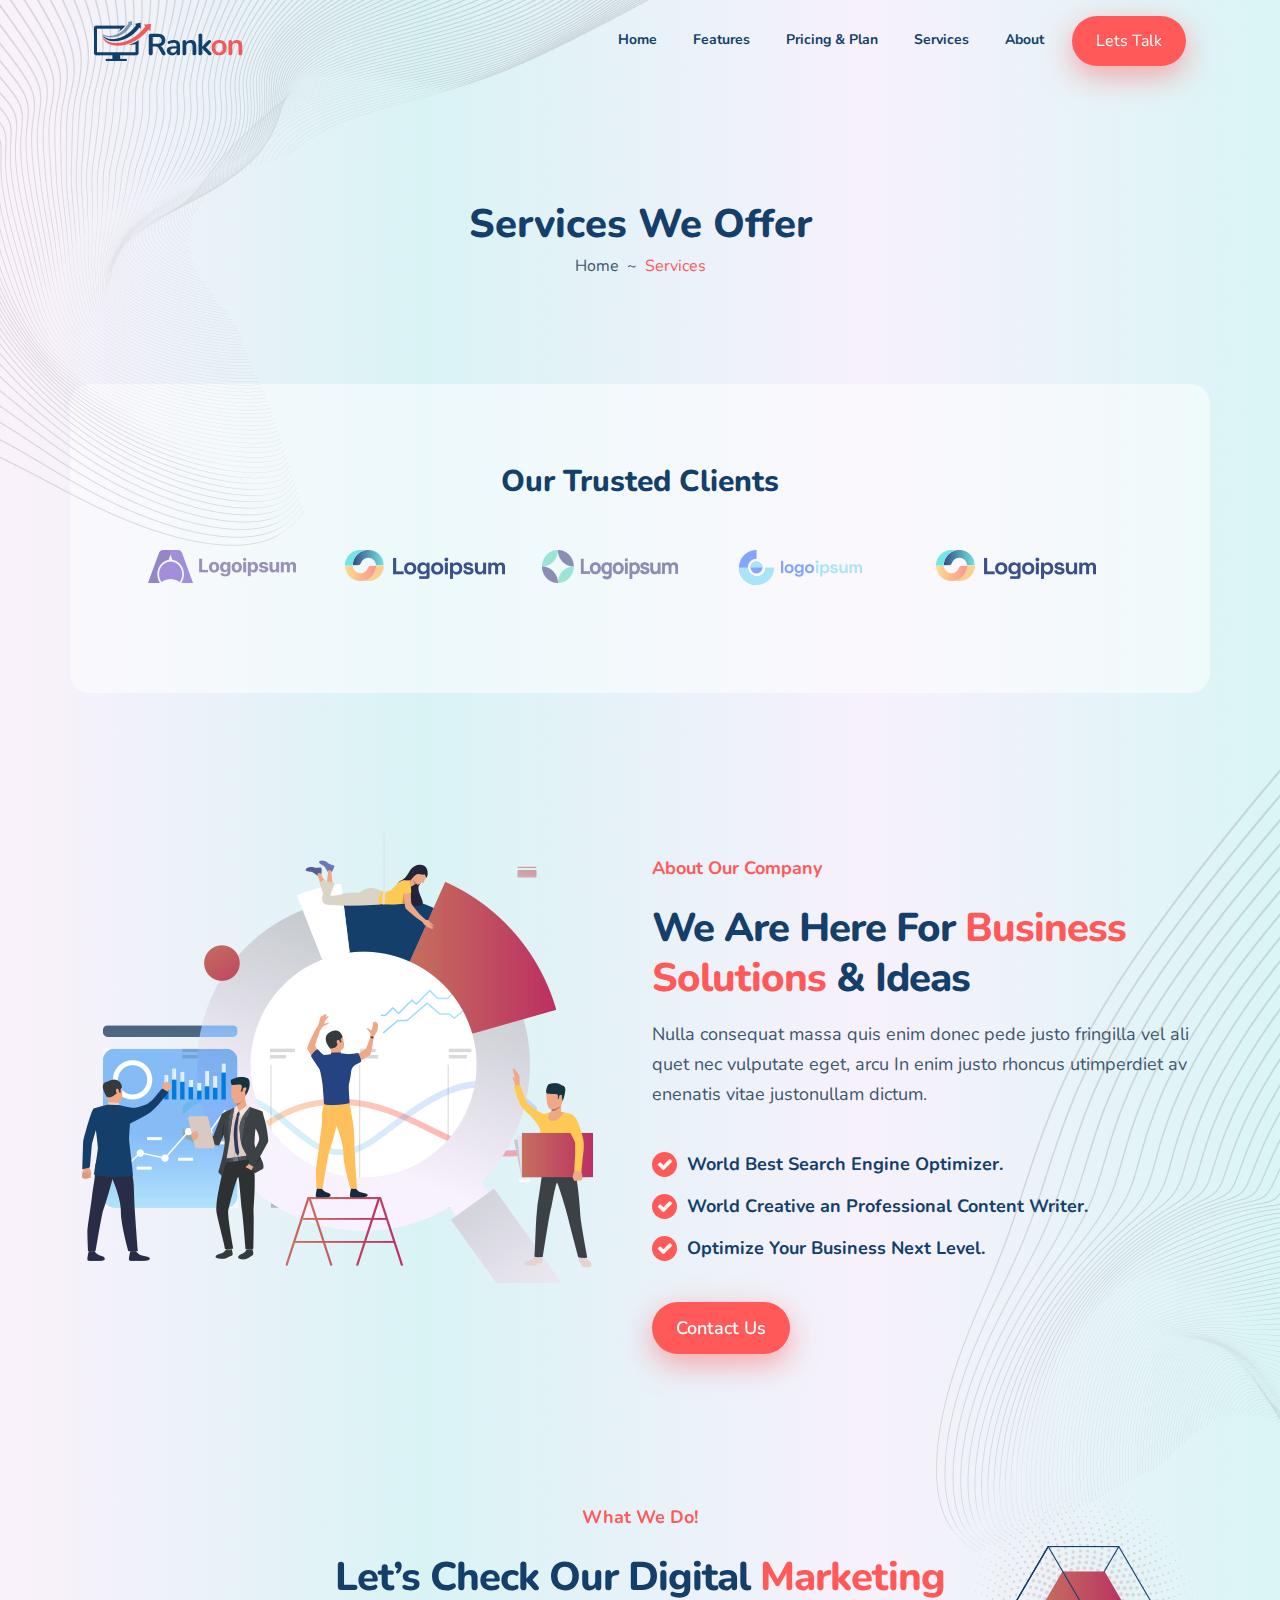
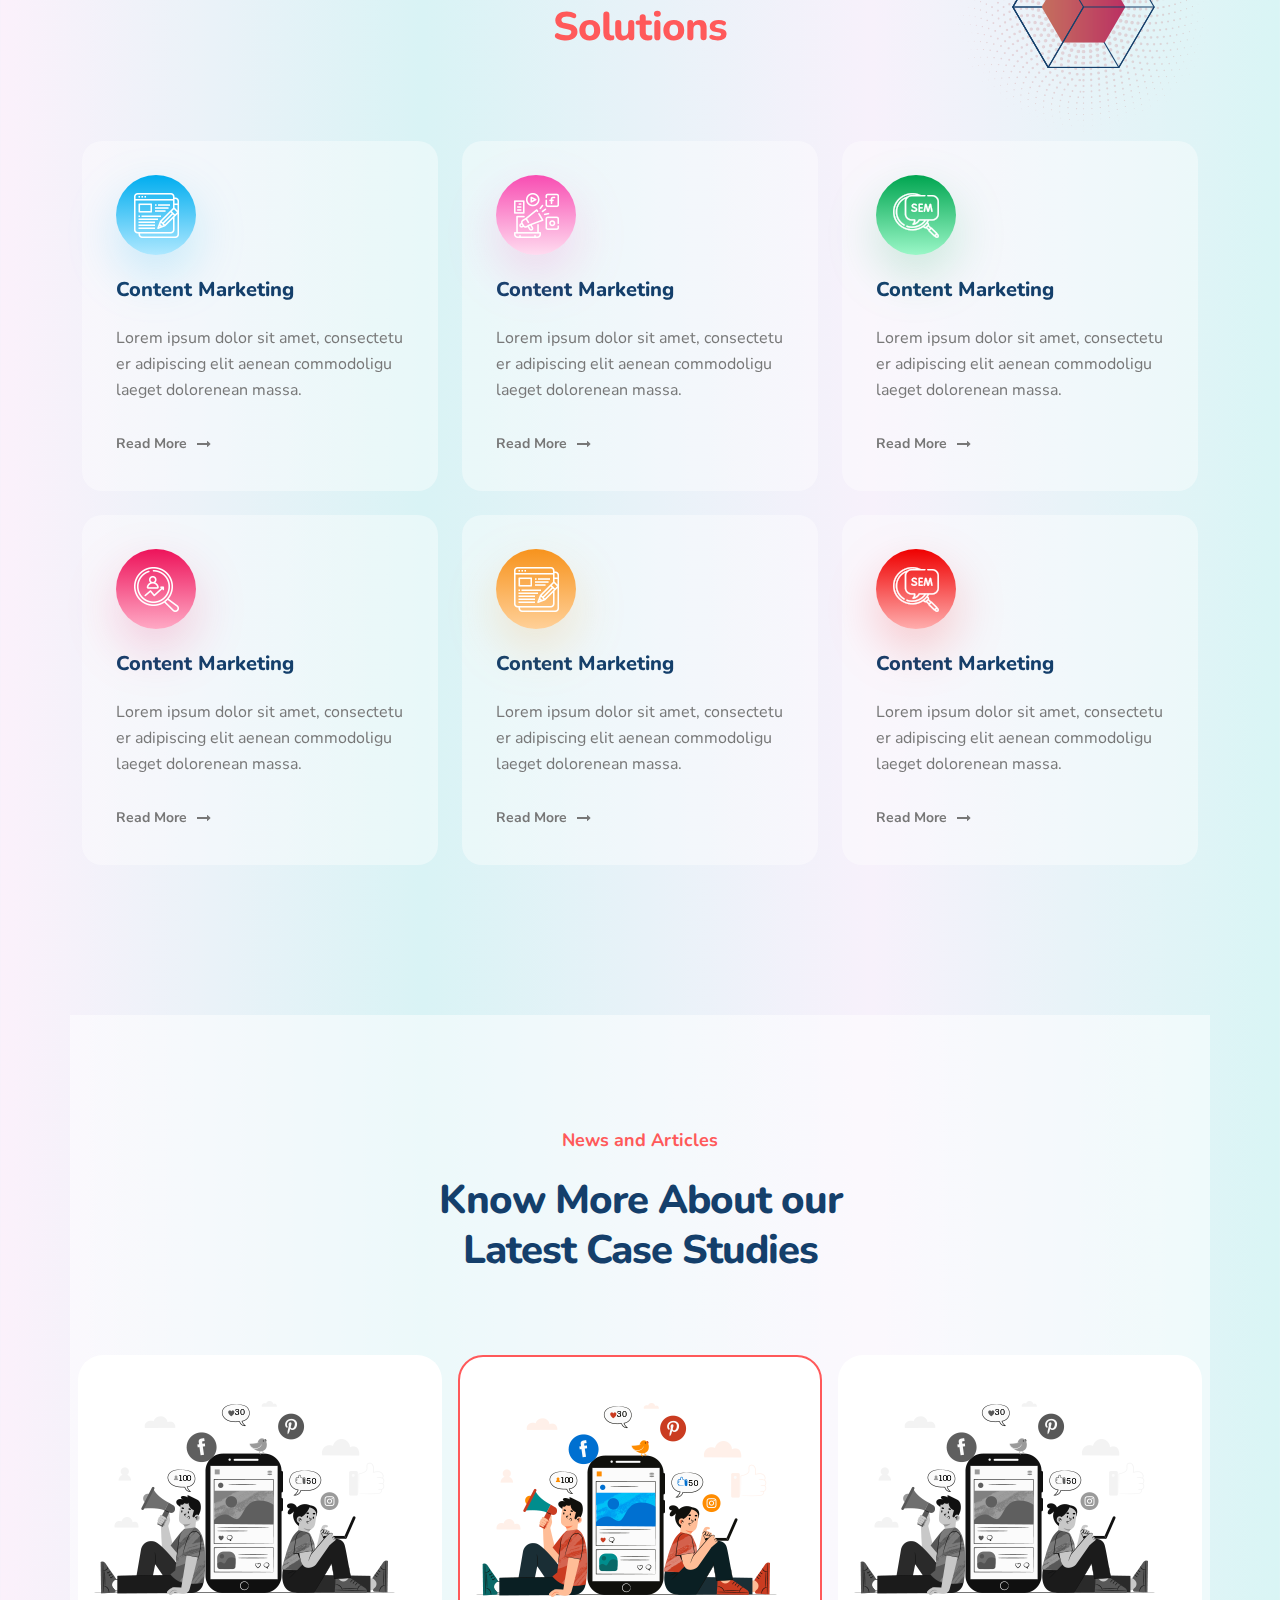
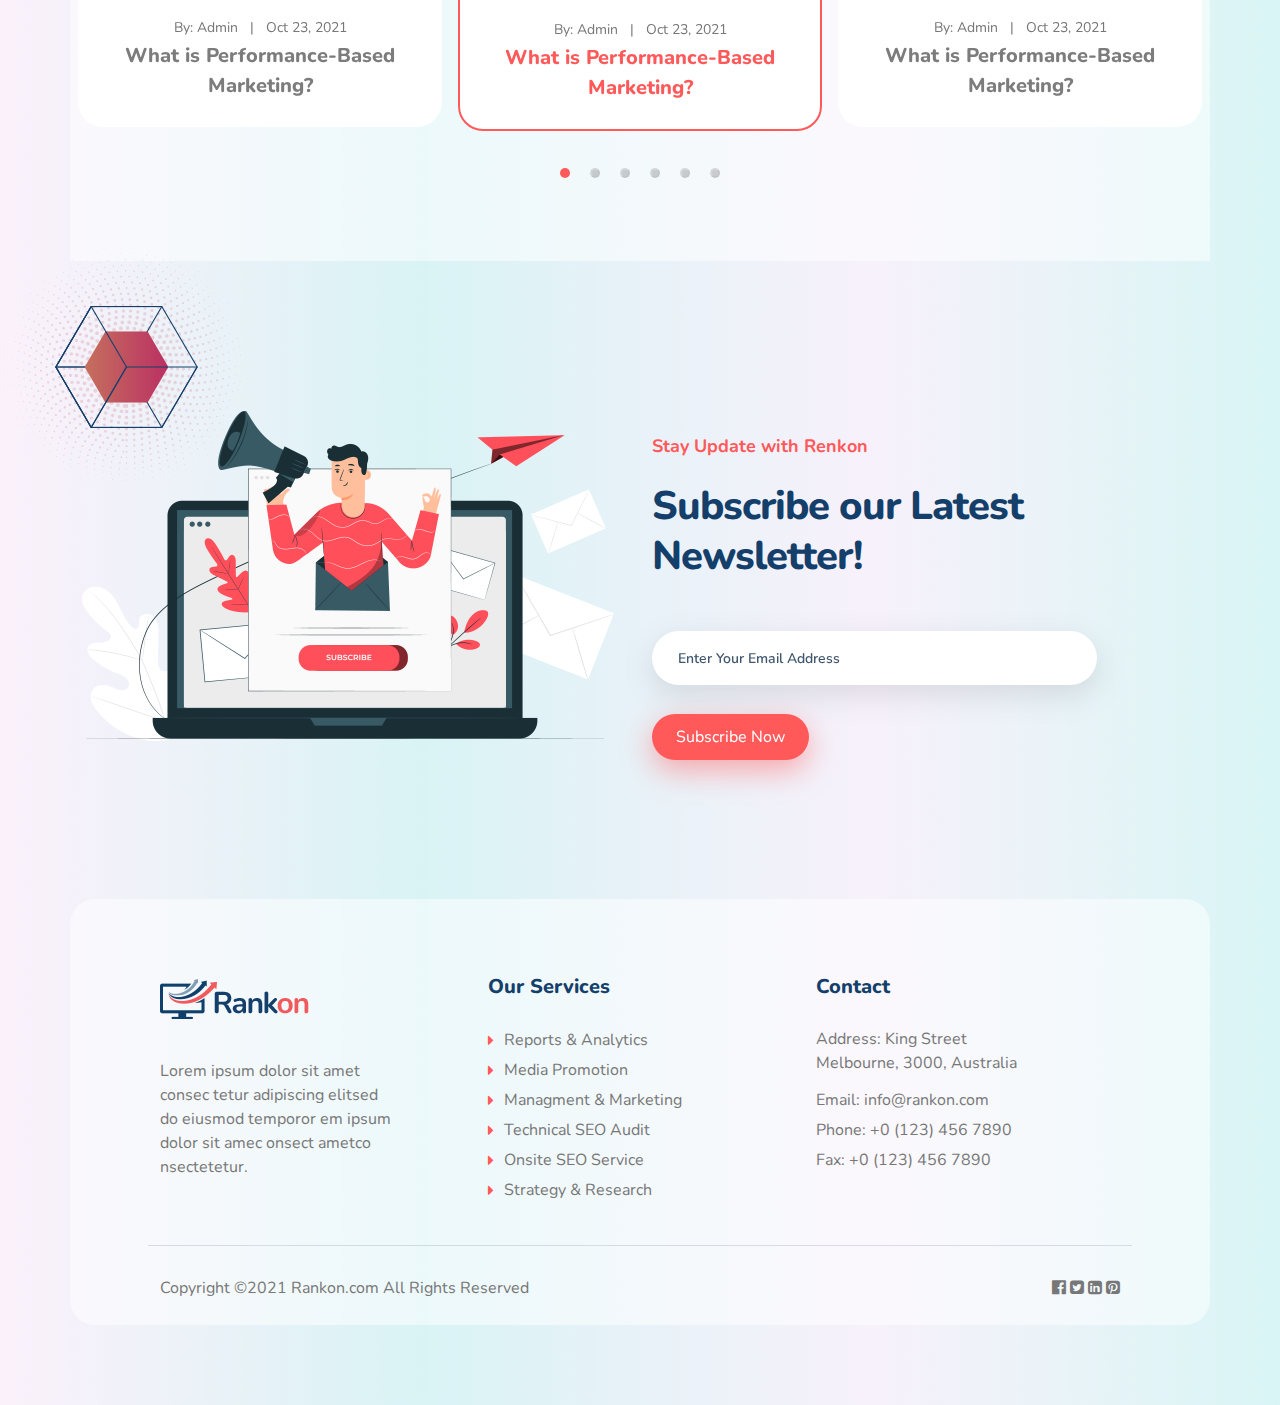
<file: services.html>
<!DOCTYPE html>
<html lang="en">
<head>
    <meta charset="UTF-8">
    <meta http-equiv="X-UA-Compatible" content="IE=edge">
    <meta name="viewport" content="width=device-width, initial-scale=1.0">
    <title>Rankon</title>
    <link rel="stylesheet" href="css/bootstrap.min.css">
    <link rel="stylesheet" href="css/font-awesome.min.css">
    <link rel="preconnect" href="https://fonts.gstatic.com" crossorigin>
    <link href="https://fonts.googleapis.com/css2?family=Nunito:ital,wght@0,200;0,300;0,400;0,500;0,600;0,700;0,800;0,900;1,200;1,300;1,400;1,500;1,600;1,700;1,800;1,900&display=swap" rel="stylesheet">
    <link rel="stylesheet" href="css/slick.css">
    <link rel="stylesheet" href="css/style.css">
    <link rel="stylesheet" href="css/media.css">
</head>
<body>
    <!-- ========== Header Starts Here ========== -->
    <header>
        <div class="container">
            <nav class="navbar navbar-expand-lg">
                <div class="container-fluid">
                  <a class="navbar-brand" href="#"><img src="images/logo.png" alt="logo"></a>
                  <button class="navbar-toggler" type="button" data-bs-toggle="collapse" data-bs-target="#navbarSupportedContent" aria-controls="navbarSupportedContent" aria-expanded="false" aria-label="Toggle navigation">
                    <span class="navbar-toggler-icon"></span>
                  </button>
                  <div class="collapse navbar-collapse" id="navbarSupportedContent">
                    <ul class="navbar-nav ms-auto mb-2 mb-lg-0">
                      <li class="nav-item">
                        <a class="nav-link navbar-link" aria-current="page" href="index.html">Home</a>
                      </li>
                      <li class="nav-item">
                        <a class="nav-link navbar-link" href="coming-soon.html">Features</a>
                      </li>
                      <li class="nav-item">
                        <a class="nav-link navbar-link" href="pricing.html">Pricing & Plan</a>
                      </li>
                      <li class="nav-item">
                        <a class="nav-link navbar-link" href="services.html">Services</a>
                      </li>
                      <li class="nav-item">
                        <a class="nav-link navbar-link" href="about.html">About</a>
                      </li>
                      <li class="nav-item">
                        <a class="navbar-btn" href="contact.html">Lets Talk</a>
                      </li>
                    </ul>
                  </div>
                </div>
            </nav>
        </div>
    </header>
    <!-- ========== Header Ends Here ========== -->

    <!-- ========== Page header Starts Here ========== -->
    <section id="page-header">
        <div class="container">
            <div class="row d-flex justify-content-center">
                <div class="col-lg-6 page-header-text">
                    <h1>Services We Offer</h1>
                    <nav aria-label="breadcrumb" class="text-center">
                      <ol class="breadcrumb d-flex justify-content-center">
                        <li class="breadcrumb-item"><a href="#">Home</a></li>
                        <li class="breadcrumb-item active" aria-current="page">Services</li>
                      </ol>
                    </nav>
                </div>
            </div>
        </div>
    </section>
    <!-- ========== Page header Ends Here ========== -->

    <!-- ========== Clients Starts Here ========== -->
    <section id="clients">
      <div class="container client-container">
        <div class="clients-header">
          <h1>Our Trusted Clients</h1>
        </div>
        <div class="row text-center client-slider">
          <div class="col"><img src="images/client.png" class="img-fluid" alt=""></div>
          <div class="col"><img src="images/client-2.png" class="img-fluid" alt=""></div>
          <div class="col"><img src="images/client-3.png" class="img-fluid" alt=""></div>
          <div class="col"><img src="images/client-4.png" class="img-fluid" alt=""></div>
          <div class="col"><img src="images/client-2.png" class="img-fluid" alt=""></div>
          <div class="col"><img src="images/client-5.png" class="img-fluid" alt=""></div>
          <div class="col"><img src="images/client-3.png" class="img-fluid" alt=""></div>
          <div class="col"><img src="images/client-5.png" class="img-fluid" alt=""></div>
        </div>
      </div>
    </section>
    <!-- ========== Clients Ends Here ========== -->


    <!-- ========== About Starts Here ========== -->
    <section id="about">
      <div class="container about-container">
        <div class="row">
          <div class="col-lg-6 about-left-img">
            <div class="about-left">
              <img src="images/about-left.png" class="img-fluid" alt="">
            </div>
          </div>
          <div class="col-lg-6">
            <div class="about-right">
              <div class="about-right-header">
                <h4>About Our Company</h4>
                <h1>We Are Here For <span class="text-color-secondary">Business Solutions</span> & Ideas</h1>
                <p>Nulla consequat massa quis enim donec pede justo fringilla vel ali quet nec vulputate eget, arcu In enim justo rhoncus utimperdiet av enenatis vitae justonullam dictum.</p>
              </div>
            </div>
            <div class="about-right-list">
              <div class="about-right-list-item">
                <i class="fa fa-check" aria-hidden="true"></i>
                <h6>World Best Search Engine Optimizer.</h6>
              </div>
              <div class="about-right-list-item">
                <i class="fa fa-check" aria-hidden="true"></i>
                <h6>World Creative an Professional Content Writer.</h6>
              </div>
              <div class="about-right-list-item">
                <i class="fa fa-check" aria-hidden="true"></i>
                <h6>Optimize Your Business Next Level.</h6>
              </div>
            </div>
            <div class="about-right-btn">
              <a href="#" class="about-btn">Contact Us</a>
            </div>
          </div>
        </div>
      </div>
    </section>
    <!-- ========== About Ends Here ========== -->

    <!-- ========== Solutions Starts Here ========== -->
    <section id="solution">
      <div class="container solution-container">
        <div class="col-lg-7 m-auto solution-header">
          <h4>What We Do!</h4>
          <h1>Let’s Check Our Digital <span class="text-color-secondary">Marketing Solutions</span></h1>
        </div>
        <div class="row solution-main-wrapper">
          <div class="col-lg-4 col-md-6 col-sm-12 mt-4 solution-item-wrapper">
            <div class="solution-item-wrapper">
              <div class="solution-item card">
                  <div class="card-body solution-card-body">
                    <div class="solution-item-icon"><img src="images/process.png" class="img-fluid" alt=""></div>
                    <div class="solution-card-text">
                      <h4>Content Marketing</h4>
                      <p>Lorem ipsum dolor sit amet, consectetu er adipiscing elit aenean commodoligu laeget dolorenean massa.</p>
                      <div class="solution-card-btm">
                        <a href="#">Read More <i class="fa fa-long-arrow-right" aria-hidden="true"></i></a>
                      </div>
                    </div>
                  </div>
              </div>
            </div>
          </div>
          <div class="col-lg-4 col-md-6 col-sm-12 mt-4 solution-item-wrapper">
            <div class="solution-item-wrapper">
              <div class="solution-item card">
                  <div class="card-body solution-card-body">
                    <div class="solution-item-icon"><img src="images/process-2.png" class="img-fluid" alt=""></div>
                    <div class="solution-card-text">
                      <h4>Content Marketing</h4>
                      <p>Lorem ipsum dolor sit amet, consectetu er adipiscing elit aenean commodoligu laeget dolorenean massa.</p>
                      <div class="solution-card-btm">
                        <a href="#">Read More <i class="fa fa-long-arrow-right" aria-hidden="true"></i></a>
                      </div>
                    </div>
                  </div>
              </div>
            </div>
          </div>
          <div class="col-lg-4 col-md-6 col-sm-12 mt-4 solution-item-wrapper">
            <div class="solution-item-wrapper">
              <div class="solution-item card">
                  <div class="card-body solution-card-body">
                    <div class="solution-item-icon"><img src="images/process-3.png" class="img-fluid" alt=""></div>
                    <div class="solution-card-text">
                      <h4>Content Marketing</h4>
                      <p>Lorem ipsum dolor sit amet, consectetu er adipiscing elit aenean commodoligu laeget dolorenean massa.</p>
                      <div class="solution-card-btm">
                        <a href="#">Read More <i class="fa fa-long-arrow-right" aria-hidden="true"></i></a>
                      </div>
                    </div>
                  </div>
              </div>
            </div>
          </div>
          <div class="col-lg-4 col-md-6 col-sm-12 mt-4 solution-item-wrapper">
            <div class="solution-item-wrapper">
              <div class="solution-item card">
                  <div class="card-body solution-card-body">
                    <div class="solution-item-icon"><img src="images/process-4.png" class="img-fluid" alt=""></div>
                    <div class="solution-card-text">
                      <h4>Content Marketing</h4>
                      <p>Lorem ipsum dolor sit amet, consectetu er adipiscing elit aenean commodoligu laeget dolorenean massa.</p>
                      <div class="solution-card-btm">
                        <a href="#">Read More <i class="fa fa-long-arrow-right" aria-hidden="true"></i></a>
                      </div>
                    </div>
                  </div>
              </div>
            </div>
          </div>
          <div class="col-lg-4 col-md-6 col-sm-12 mt-4 solution-item-wrapper">
            <div class="solution-item-wrapper">
              <div class="solution-item card">
                  <div class="card-body solution-card-body">
                    <div class="solution-item-icon"><img src="images/process.png" class="img-fluid" alt=""></div>
                    <div class="solution-card-text">
                      <h4>Content Marketing</h4>
                      <p>Lorem ipsum dolor sit amet, consectetu er adipiscing elit aenean commodoligu laeget dolorenean massa.</p>
                      <div class="solution-card-btm">
                        <a href="#">Read More <i class="fa fa-long-arrow-right" aria-hidden="true"></i></a>
                      </div>
                    </div>
                  </div>
              </div>
            </div>
          </div>
          <div class="col-lg-4 col-md-6 col-sm-12 mt-4 solution-item-wrapper">
            <div class="solution-item-wrapper">
              <div class="solution-item card">
                  <div class="card-body solution-card-body">
                    <div class="solution-item-icon"><img src="images/process-3.png" class="img-fluid" alt=""></div>
                    <div class="solution-card-text">
                      <h4>Content Marketing</h4>
                      <p>Lorem ipsum dolor sit amet, consectetu er adipiscing elit aenean commodoligu laeget dolorenean massa.</p>
                      <div class="solution-card-btm">
                        <a href="#">Read More <i class="fa fa-long-arrow-right" aria-hidden="true"></i></a>
                      </div>
                    </div>
                  </div>
              </div>
            </div>
          </div>
        </div>
      </div>
    </section>
    <!-- ========== Solutions Ends Here ========== -->
    <!-- ========== News Starts Here ========== -->
    <section id="news-services">
      <div class="news-container container">
        <div class="col-lg-5 news-section-header m-auto">
          <div class="news-header">
            <h5>News and Articles</h5>
            <h1>Know More About our Latest Case Studies</h1>
          </div>
        </div>
        <div class="row news-slider">
          <div class="col-lg-4 px-2">
            <div class="news-item">
              <div class="card news-card">
                <div class="card-body news-body">
                  <div class="card-img">
                    <img src="images/case.png" class="img-fluid" alt="">
                  </div>
                  <div class="news-heading">
                    <h6>By: Admin  &nbsp;   |   &nbsp;  Oct 23, 2021</h6>
                    <h2>What is Performance-Based Marketing?</h2>
                  </div>
                </div>
              </div>
            </div>
          </div>
          <div class="col-lg-4 px-2">
            <div class="news-item">
              <div class="card news-card">
                <div class="card-body news-body">
                  <div class="card-img">
                    <img src="images/case.png" class="img-fluid" alt="">
                  </div>
                  <div class="news-heading">
                    <h6>By: Admin  &nbsp;   |   &nbsp;  Oct 23, 2021</h6>
                    <h2>What is Performance-Based Marketing?</h2>
                  </div>
                </div>
              </div>
            </div>
          </div>
          <div class="col-lg-4 px-2">
            <div class="news-item">
              <div class="card news-card">
                <div class="card-body news-body">
                  <div class="card-img">
                    <img src="images/case.png" class="img-fluid" alt="">
                  </div>
                  <div class="news-heading">
                    <h6>By: Admin  &nbsp;   |   &nbsp;  Oct 23, 2021</h6>
                    <h2>What is Performance-Based Marketing?</h2>
                  </div>
                </div>
              </div>
            </div>
          </div>
          <div class="col-lg-4 px-2">
            <div class="news-item">
              <div class="card news-card">
                <div class="card-body news-body">
                  <div class="card-img">
                    <img src="images/case.png" class="img-fluid" alt="">
                  </div>
                  <div class="news-heading">
                    <h6>By: Admin  &nbsp;   |   &nbsp;  Oct 23, 2021</h6>
                    <h2>What is Performance-Based Marketing?</h2>
                  </div>
                </div>
              </div>
            </div>
          </div>
          <div class="col-lg-4 px-2">
            <div class="news-item">
              <div class="card news-card">
                <div class="card-body news-body">
                  <div class="card-img">
                    <img src="images/case.png" class="img-fluid" alt="">
                  </div>
                  <div class="news-heading">
                    <h6>By: Admin  &nbsp;   |   &nbsp;  Oct 23, 2021</h6>
                    <h2>What is Performance-Based Marketing?</h2>
                  </div>
                </div>
              </div>
            </div>
          </div>
          <div class="col-lg-4 px-2">
            <div class="news-item">
              <div class="card news-card">
                <div class="card-body news-body">
                  <div class="card-img">
                    <img src="images/case.png" class="img-fluid" alt="">
                  </div>
                  <div class="news-heading">
                    <h6>By: Admin  &nbsp;   |   &nbsp;  Oct 23, 2021</h6>
                    <h2>What is Performance-Based Marketing?</h2>
                  </div>
                </div>
              </div>
            </div>
          </div>
        </div>
      </div>
    </section>
    <!-- ========== News Ends Here ========== -->
    <!-- ========== Subscribe-Services Starts Here ========== -->
    <section id="subscribe-services">
      <div class="container">
        <div class="row">
          <div class="col-lg-6">
            <div class="subscribe-left">
              <img src="images/subscribe.png" class="img-fluid" alt="">
            </div>
          </div>
          <div class="col-lg-6">
            <div class="subscribe-right">
              <div class="subscribe-right-header">
                <h4>Stay Update with Renkon</h4>
                <h2>Subscribe our Latest Newsletter!</h2>
              </div>
              <div class="subscribe-form">
                <form>
                  <div class="form-group">
                    <input type="email" class="form-control sub-input" id="exampleInputEmail1" aria-describedby="emailHelp" placeholder="Enter Your Email Address">
                  </div>
                  <div class="subscribe-btn">
                    <a href="#" class="sub-btn">Subscribe Now</a>
                  </div>
                </form>
              </div>
            </div>
          </div>
        </div>
      </div>
    </section>
    <!-- ========== Subscribe-Services Ends Here ========== -->
    <!-- ========== Footer Starts Here ========== -->
    <footer>
      <div class="container footer-main-container">
        <div class="row footer-container">
          <div class="col-lg-4 col-sm-6 col-md-6 col-6">
            <div class="footer-content">
              <img src="images/logo.png" class="img-fluid" alt="">
              <p>Lorem ipsum dolor sit amet consec tetur adipiscing elitsed do eiusmod temporor em ipsum dolor sit amec onsect ametco nsectetetur.</p>
            </div>
          </div>
          <div class="col-lg-4 col-sm-6 col-md-6 col-6">
            <div class="footer-list">
              <div class="footer-list-head">
                <h5>Our Services</h5>
                <div class="footer-list-item-wrapper">
                  <div class="footer-list-item d-flex align-items-center">
                    <i class="fa fa-caret-right" aria-hidden="true"></i>
                    <h6>Reports & Analytics</h6>
                  </div>
                  <div class="footer-list-item d-flex align-items-center">
                    <i class="fa fa-caret-right" aria-hidden="true"></i>
                    <h6>Media Promotion</h6>
                  </div>
                  <div class="footer-list-item d-flex align-items-center">
                    <i class="fa fa-caret-right" aria-hidden="true"></i>
                    <h6>Managment & Marketing</h6>
                  </div>
                  <div class="footer-list-item d-flex align-items-center">
                    <i class="fa fa-caret-right" aria-hidden="true"></i>
                    <h6>Technical SEO Audit</h6>
                  </div>
                  <div class="footer-list-item d-flex align-items-center">
                    <i class="fa fa-caret-right" aria-hidden="true"></i>
                    <h6>Onsite SEO Service</h6>
                  </div>
                  <div class="footer-list-item d-flex align-items-center">
                    <i class="fa fa-caret-right" aria-hidden="true"></i>
                    <h6>Strategy & Research</h6>
                  </div>
                </div>
              </div>
            </div>
          </div>
          <div class="col-lg-4 col-sm-6 col-md-6 col-6">
            <div class="footer-contact">
              <div class="footer-contact-text">
                <h4>Contact</h4>
                <p>Address: King Street Melbourne, 3000, Australia</p>
              </div>
              <div class="footer-contact-text-bottom">
                <h6>Email: info@rankon.com</h6>
                <h6>Phone: +0 (123) 456 7890</h6>
                <h6>Fax: +0 (123) 456 7890</h6>
              </div>
            </div>
          </div>
        </div>
        <div class="row footer-bottom-line">
          <div class="col-lg-6 col-md-6 col-sm-6 col-6">
            <div class="footer-copyright">
              <h6>Copyright ©2021 Rankon.com All Rights Reserved</h6>
            </div>
          </div>
          <div class="col-lg-6 col-md-6 col-sm-6 col-6 d-flex justify-content-end">
            <div class="footer-icons">
              <i class="fa fa-facebook-official" aria-hidden="true"></i>
              <i class="fa fa-twitter-square" aria-hidden="true"></i>
              <i class="fa fa-linkedin-square" aria-hidden="true"></i>
              <i class="fa fa-pinterest-square" aria-hidden="true"></i>
            </div>
          </div>
        </div>
      </div>
    </footer>
    <!-- ========== Footer Ends Here ========== -->
    
    
    
    <script src="js/jquery-1.12.4.min.js"></script>
    <script src="js/bootstrap.min.js"></script>
    <script src="js/slick.min.js"></script>
    <script src="js/jquery.counterup.min.js"></script>
    <script src="js/waypoints.min.js"></script>
    <script src="js/custom.js"></script>
</body>
</html>
</file>
<file: css/style.css>
/* ++++++++++++++++++++ INDEX PAGE CSS STARTS HERE ++++++++++++++++++++ */
/*========== Basic Css starts here ==========*/
*{
    margin: 0;
    padding: 0;
    box-sizing: border-box;
}
a{
    text-decoration: none;
}
ul,ol{
    padding: 0;
    list-style-type: none;
}
h1,h2,h3,h4,h5,h6,p {
    line-height: 0.8;
    margin: 0;
}
body{
    width: 100%;
    font-family: 'Nunito', sans-serif;
    background-image: linear-gradient(90deg, #fbf1fb 0%, #d9f3f5 33%, #f7f1fb 68%, #d9f5f5 100%);
    overflow-x: hidden!important;
}
.text-color-secondary{
    color: #ff595a;
}
/*========== Basic Css ends here ==========*/
/*========== Header Css starts here ==========*/
header{
    margin-top: 8px;
    position: relative;
}
header::before {
    content: url('../images/body-shape.png');
    position: absolute;
    top: -146%;
    left: -49%;
}
.nav-item{
    padding-left: 20px;
}
.navbar-link{
    font-size: 14px;
    font-weight: 700;
    color: #143f6b;
    position: relative;
    padding: 0;
}
.navbar-link::before{
    content: url('../images/hoverEllipse.png');
    position: absolute;
    top: -3%;
    left: 0;
    opacity: 0;
    visibility: hidden;
    transition: all linear .3s;
}
.navbar-link:hover{
    color: #ff595a;
}
.navbar-link:hover::before{
    opacity: 1;
    visibility: visible;
}
.navbar-btn{
    padding: 14px 24px;
    border-radius: 50px;
    color: #ffff;
    background-color: #ff595a;
    text-align: center;
    filter: drop-shadow(0px 10px 15px rgba(255,89,90,0.5));
}
.navbar-btn:hover{
    color: #ffff;
}
/*========== Header Css ends here ==========*/


/*========== Banner Css starts here ==========*/
#banner{
    margin-top: 90px;
}
.banner-left h4{
    font-size: 20px;
    color: #ff595a;
    font-weight: 700;
    padding-bottom: 32px;
}
.banner-left h1{
    font-size: 50px;
    line-height: 60px;
    color: #143f6b;
    font-weight: 800;
}
.banner-left p{
    font-size: 18px;
    line-height: 30px;
    color: #40566c;
    font-weight: 400;
    padding-top: 28px;
}
.banner-left-btn{
    padding-top: 50px;
    display: flex;
    align-items: center;
}
.banner-btn{
    padding: 14px 24px;
    border-radius: 50px;
    color: #ffff;
    background-color: #ff595a;
    text-align: center;
    filter: drop-shadow(0px 10px 15px rgba(255,89,90,0.5));
    margin-right: 10px;
}
.banner-left-btn i{
    text-align: center;
    line-height: 50px;
    height: 50px;
    width: 50px;
    background-color: #ffff;
    color: #143f6b;
    border-radius: 50%;
}
/*========== Banner Css ends here ==========*/
/*========== Clients Css starts here ==========*/
#clients{
    margin-top: 90px;
    margin-bottom: 140px;
}
.clients-header{
    padding-bottom: 50px;
}
.clients-header h1{
    font-size: 30px;
    line-height: 36px;
    color: #143f6b;
    font-weight: 800;
    text-align: center;
}
.client-container{
    padding: 80px 90px;
    background-color: rgb(255, 255, 255, .5);
    border-radius: 20px;
}
/*========== Clients Css ends here ==========*/
/*========== About Css starts here ==========*/
#about{
    position: relative;
}
#about::after {
    content: url('../images/body-shape-2.png');
    position: absolute;
    top: -44%;
    right: -13%;
}
.about-right-header h4{
    font-size: 18px;
    letter-spacing: 0px;
    line-height: 70px;
    color: #ff595a;
    font-weight: 700;
}
.about-right-header h1{
    font-size: 40px;
    letter-spacing: -1px;
    line-height: 50px;
    color: #143f6b;
    font-weight: 800;
}
.about-right-header p{
    font-size: 18px;
    line-height: 30px;
    color: #40566c;
    font-weight: 400;
    padding-top: 16px;
    padding-bottom: 40px;
}
.about-right-list-item{
    display: flex;
    align-items: center;
    padding-bottom: 12px;
}
.about-right-list-item i{
    color: #ffff;
    background-color: #ff595a;
    border-radius: 50%;
    width: 25px;
    height: 25px;
    text-align: center;
    line-height: 25px;
}
.about-right-list-item h6{
    margin-left: 10px;
    font-size: 18px;
    line-height: 30px;
    color: #143f6b;
    font-weight: 700;
}
.about-right-btn{
    padding-top: 40px;
}
.about-btn{
    font-size: 18px;
    color: #ffffff;
    font-weight: 600;
    padding: 14px 24px;
    border-radius: 50px;
    background-color: #ff595a;
    text-align: center;
    filter: drop-shadow(0px 10px 15px rgba(255,89,90,0.5));
}
.about-container{
    padding-bottom: 50px;
}
/*========== About Css ends here ==========*/
/*========== Solution Css starts here ==========*/
#solution{
    padding-top: 90px;
}
.solution-container{
    position: relative;
}
.solution-header h4{
    font-size: 18px;
    letter-spacing: 0px;
    line-height: 70px;
    color: #ff595a;
    font-weight: 700;
    text-align: center;
}
.solution-container::after{
    content: url('../images/section-shape.png');
    position: absolute;
    top: 0;
    right: 0;
}
.solution-header h1{
    font-size: 40px;
    letter-spacing: -1px;
    line-height: 50px;
    color: #143f6b;
    font-weight: 800;
    text-align: center;
}
.solution-header{
    padding-bottom: 65px;
}
.solution-card-text h4{
    font-size: 20px;
    letter-spacing: 0px;
    line-height: 70px;
    color: #143f6b;
    font-weight: 800;
}
.solution-card-text p{
    font-size: 16px;
    letter-spacing: 0px;
    line-height: 26px;
    color: #777777;
    font-weight: 400;
}
.solution-card-btm{
    padding-top: 28px;
    color: #777777;
}
.solution-card-btm a{
    font-size: 14px;
    letter-spacing: 0px;
    line-height: 26px;
    color: #777777;
    font-weight: 700;
    margin-right: 10px; 
    display: flex;
    align-items: center;
}
.solution-card-btm a i{
    margin-left: 10px;
}
.solution-item{
    border-radius: 20px;
    background-color: rgb(255, 255, 255, .4);
    border: none;
    transition: all linear .3s;
}
.solution-item-icon{
    width: 80px;
    height: 80px;
    border-radius: 40px;
    filter: drop-shadow(0px 20px 25px rgba(0,174,239,0.2));
    background-image: linear-gradient(180deg, #00adef 0%, #aee8ff 100%);
    display: flex;
    justify-content: center;
    align-items: center;
}
.solution-item:hover{
    background-color: rgb(255, 255, 255);
}
.solution-card-body{
    padding: 34px;
}
.solution-item-wrapper:nth-child(2) .solution-item-icon{
    filter: drop-shadow(0px 20px 25px rgba(248,78,179,0.2));
    background-image: linear-gradient(180deg, #f84db2 0%, #ffdcf0 100%);
}
.solution-item-wrapper:nth-child(3) .solution-item-icon{
    filter: drop-shadow(0px 20px 25px rgba(0,166,81,0.2));
    background-image: linear-gradient(180deg, #00a550 0%, #9af7c7 100%);
}
.solution-item-wrapper:nth-child(4) .solution-item-icon{
    filter: drop-shadow(0px 20px 25px rgba(237,20,91,0.2));
    background-image: linear-gradient(180deg, #ed135a 0%, #ffa9c5 100%);
}
.solution-item-wrapper:nth-child(5) .solution-item-icon{
    filter: drop-shadow(0px 20px 25px rgba(247,148,29,0.2));
    background-image: linear-gradient(180deg, #f7931d 0%, #ffd098 100%);
}
.solution-item-wrapper:nth-child(6) .solution-item-icon{
    filter: drop-shadow(0px 20px 25px rgba(239,0,0,0.2));
    background-image: linear-gradient(180deg, #ef0000 0%, #ffadad 100%);
}
/*========== Solution Css ends here ==========*/
/*========== Test Css starts here ==========*/
#test{
    margin-top: 200px;
    position: relative;
}
#test::before{
    content: url('../images/section-shape.png');
    position: absolute;
    top: -40%;
    left: 0;
}
.test-left-header h4{
    font-size: 18px;
    letter-spacing: 0px;
    line-height: 70px;
    color: #ff595a;
    font-weight: 700;
}
.test-left-header h1{
    font-size: 40px;
    letter-spacing: -1px;
    line-height: 50px;
    color: #143f6b;
    font-weight: 800;
}
.test-left-header p{
    font-size: 18px;
    line-height: 30px;
    color: #40566c;
    font-weight: 400;
    padding-top: 20px;
}
.test-left-form{
    padding-top: 40px;
    padding-bottom: 40px;
}
.test-left-form-field::placeholder{
    font-size: 14px;
    color: #40566c;
    font-weight: 600;
}
.test-form-left{
    border: none;
    border-top-right-radius: 0;
    border-bottom-right-radius: 0;
    border-top-left-radius: 25px;
    border-bottom-left-radius: 25px;
    padding: 10px 20px;
    border-right: 1px solid rgb(64, 86, 108, .2);
}
.test-form-right{
    border-left: 1px solid rgb(64, 86, 108, .2);
    border: none;
    border-top-left-radius: 0;
    border-bottom-left-radius: 0;
    border-top-right-radius: 25px;
    border-bottom-right-radius: 25px;
    padding: 10px 20px;
}
.form-control:focus{
    box-shadow: none;
}
.test-btn-wrapper{
    padding-top: 50px;
}
.test-btn{
    padding: 14px 24px;
    border-radius: 50px;
    color: #ffff;
    background-color: #ff595a;
    text-align: center;
    filter: drop-shadow(0px 10px 15px rgba(255,89,90,0.5));
}
/*========== Test Css ends here ==========*/
/*========== Pricing Css starts here ==========*/
#pricing{
    position: relative;
    margin-top: 120px;
}
#pricing::before{
    content: url('../images/body-shpae-3.png');
    position: absolute;
    top: 0;
    left: 0;
}
#pricing::after{
    content: url('../images/section-shape.png');
    position: absolute;
    top: 0;
    right: 0;
}
.pricing-item-wrapper{
    padding-top: 85px;
}
.pricing-section-header h4{
    font-size: 18px;
    letter-spacing: 0px;
    line-height: 70px;
    color: #ff595a;
    font-weight: 700;
    text-align: center;
}
.pricing-section-header h2{
    font-size: 40px;
    letter-spacing: -1px;
    line-height: 50px;
    color: #143f6b;
    font-weight: 800;
    text-align: center;
}
.pricing-body-icon {
    width: 70px;
    text-align: center;
    line-height: 70px;
    height: 70px;
    background-color: white;
    border-radius: 50%;
}
.pricing-body-header h5{
    font-size: 20px;
    letter-spacing: 0px;
    line-height: 70px;
    color: #143f6b;
    font-weight: 800;
}
.pricing-list-item{
    display: flex;
    align-items: center;
}
.pricing-list-item i{
    font-weight: 100;
    font-size: 12px;
    color: white;
    height: 20px;
    width: 20px;
    background-color: #143f6b;
    text-align: center;
    line-height: 20px;
    border-radius: 50%;
}
.pricing-list-item h6{
    font-size: 18px;
    line-height: 30px;
    color: #777777;
    font-weight: 400;
}
.secondary-list-bg{
    background-color: #ff595a!important;
}
.pricing-list-item h6{
    margin-left: 20px;
}
.pricing-list-item{
    padding-bottom: 10px;
}
.pricing-price h3{
    font-size: 40px;
    letter-spacing: -1px;
    line-height: 70px;
    color: #143f6b;
    font-weight: 800;
    padding-bottom: 32px;
}
.price-btn{
    color: #143f6b;
    padding: 16px 60px;
    border: 1px solid #143f6b;
    border-radius: 40px;
    box-shadow: rgb(20, 63, 107, .5) 0px 8px 24px;
}
.pricing-body{
    padding: 40px;
    border-radius: 25px;
}
.pricing-card{
    border-radius: 30px;
    background-color: rgb(255, 255, 255, .4);
    border: none;
}
.pricing-middle{
    padding-top: 70px;
    padding-bottom: 70px;
}
.middle-pricing{
    margin-top: -27px;
}
.middle-pricing-card{
    background-color: white;
    border: 2px solid #ff595a;
}
.pricing-middle-btn{
    background-color: #ff595a;
    color: white;
    border: none;
    filter: drop-shadow(0px 10px 15px rgba(255,89,90,0.5));
}
.pricing-middle-btn:hover{
    color: white;
}
.duration{
    font-size: 20px;
}
/*========== Pricing Css ends here ==========*/
/*========== Story Css starts here ==========*/
#story{
    margin-top: 140px;
    margin-bottom: 140px;
}
.story-section-header h4{
    font-size: 18px;
    letter-spacing: 0px;
    line-height: 70px;
    color: #ff595a;
    font-weight: 700;
}
.story-section-header h2{
    font-size: 40px;
    letter-spacing: -1px;
    line-height: 50px;
    color: #143f6b;
    font-weight: 800;
}
.story-section-header p{
    font-size: 18px;
    line-height: 30px;
    color: #40566c;
    font-weight: 400;
    padding-top: 38px;
    padding-bottom: 45px;
}
.story-counter-medium{
    display: none;
}
.story-counter-head h4{
    font-size: 40px;
    line-height: 30px;
    color: #07cab2;
    font-weight: 700;
}
.story-counter-head p{
    line-height: 22px;
    padding-right: 20px;
    padding-top: 14px;
    font-size: 18px;
    color: #143f6b;
    font-weight: 700;
}
.story-button{
    margin-top: 50px;
}
.story-btn{
    padding: 14px 24px;
    border-radius: 50px;
    color: #ffff;
    background-color: #ff595a;
    text-align: center;
    filter: drop-shadow(0px 10px 15px rgba(255,89,90,0.5));
}
/*========== Story Css ends here ==========*/
/*========== Review Css starts here ==========*/
#review{
    margin-bottom: 150px;
    position: relative;
}
#review::after {
    content: url('../images/body-shape-4.png');
    position: absolute;
    top: 9%;
    right: -17%;
}
#review::before{
    content: url('../images/section-shape.png');
    position: absolute;
    top: 0;
    left: 0;
}
.review-header h5{
    font-size: 18px;
    letter-spacing: 0px;
    line-height: 70px;
    color: #ff595a;
    font-weight: 700;
    text-align: center;
}
.review-header h1{
    font-size: 40px;
    letter-spacing: -1px;
    line-height: 50px;
    color: #143f6b;
    font-weight: 800;
    text-align: center;
}
.review-item-img img{
    margin-left: -25px;
}
.review-img-txt h5{
    font-size: 20px;
    letter-spacing: 0px;
    line-height: 20px;
    color: #143f6b;
    font-weight: 800;
}
.review-img-txt h6{
    font-size: 16px;
    line-height: 30px;
    color: #777777;
    font-weight: 400;
}
.review-text p{
    font-size: 18px;
    line-height: 30px;
    color: #777777;
    font-weight: 400;
}
.review-stars{
    padding-top: 30px;
}
.review-stars i{
    color: #FFA233;
    font-size: 22px;
}
.review-section-header{
    padding-bottom: 80px;
}
.review-card{
    padding: 35px;
    border-radius: 25px;
    border: none;
}
.review-slider .slick-list{
    padding-bottom: 180px!important;
    padding-top: 0px!important;
}
.review-slider-item-wrapper{
    opacity: .4;
}
.slick-current{
    padding-bottom: 30px;
    opacity: 1!important;
}
.review-arrow{
    width: 50px;
    height: 50px;
    line-height: 50px;
    text-align: center;
    border: 1px solid #143f6b;
    color: #143f6b;
    border-radius: 50%;
    transition: all linear .3s;
}
.review-arrow:hover{
    background-color: #ff595a;
    color: white;
    border: none;
}
.review-slider-main{
    position: relative;
}
.review-arrow-wrapper{
    margin-bottom: 15px;
}
.review-slider-arrows{
    position: absolute;
    top: 50%;
    left: -6%;
}
/*========== Review Css ends here ==========*/
/*========== News Css starts here ==========*/
#news{
    margin-bottom: 80px;
}
.news-header h5{
    font-size: 18px;
    letter-spacing: 0px;
    line-height: 70px;
    color: #ff595a;
    font-weight: 700;
    text-align: center;
}
.news-header h1{
    font-size: 40px;
    letter-spacing: -1px;
    line-height: 50px;
    color: #143f6b;
    font-weight: 800;
    text-align: center;
}
.news-section-header{
    padding-bottom: 80px;
}
.news-heading{
    padding-top: 20px;
}
.card-img{
    padding-top: 30px;
}
.news-heading h6{
    font-size: 14px;
    letter-spacing: 0px;
    line-height: 26px;
    color: #777777;
    font-weight: 400;
    text-align: center;
}
.news-heading h2{
    font-size: 20px;
    letter-spacing: 0px;
    line-height: 30px;
    color: #ff595a;
    font-weight: 800;
    text-align: center;
}
.news-card{
    border-radius: 25px;
    border: none;
}
.news-heading{
    padding-bottom: 10px;
}
.news-item{
    filter: grayscale(100%);
    transition: all linear .3s;
}
.slick-dots{
    display: flex!important;
    justify-content: center;
}
.slick-dots li{
    padding: 0 10px;
}
.slick-dots li button {
    background-color: #191919;
    border-radius: 50%;
    display: inline-block;
    height: 10px;
    opacity: .2;
    transition: .3s ease;
    width: 10px;
    text-indent: -9999px;
    overflow:hidden;
    /* more CSS */
}
.slick-dots .slick-active button {
    opacity: 1;
    background-color: #ff595a;
    border: none;
}
.news-container {
    padding-top: 90px;
    padding-bottom: 60px;
    background-color: rgb(255, 255, 255, .5);
}
.news-slider .slick-list .slick-track .slick-current .news-card{
    border: 2px solid #ff595a;
}
.news-slider .slick-list .slick-track .slick-current .news-item{
    filter: grayscale(0);
}
/*========== News Css ends here ==========*/
/*========== Subscribe Css starts here ==========*/
#subscribe{
    margin-top: 150px;
    margin-bottom: 150px;
    position: relative;
}
#subscribe::before {
    content: url('../images/body-shape-5.png');
    position: absolute;
    top: -138%;
    left: -33%;
}
#subscribe::after{
    content: url('../images/section-shape.png');
    position: absolute;
    top: -50%;
    right: 0;
}
.subscribe-right-header h4{
    font-size: 18px;
    letter-spacing: 0px;
    line-height: 70px;
    color: #ff595a;
    font-weight: 700;
}
.subscribe-right-header h2{
    font-size: 40px;
    letter-spacing: -1px;
    line-height: 50px;
    color: #143f6b;
    font-weight: 800;
}
.sub-input{
    font-size: 14px;
    color: #40566c;
    font-weight: 600;
}
.subscribe-form{
    padding-top: 50px;
}
.sub-input{
    padding: 16px 26px;
    width: 445px;
    height: 54px;
    border-radius: 27px;
    filter: drop-shadow(0px 10px 15px rgba(0,0,0,0.1));
    border: none;
}
.sub-input::placeholder{
    font-size: 14px;
    color: #40566c;
    font-weight: 600;
}
.sub-btn{
    padding: 12px 24px;
    border-radius: 50px;
    color: #ffff;
    background-color: #ff595a;
    text-align: center;
    filter: drop-shadow(0px 10px 15px rgba(255,89,90,0.5));
}
.subscribe-btn{
    padding-top: 40px;
}
/*========== Subscribe Css ends here ==========*/
/*========== Footer Css starts here ==========*/
footer{
    margin-bottom: 80px;
}
.footer-main-container{
    padding-top: 80px;
    background-color: rgb(255, 255, 255, .5);
    padding-bottom: 25px;
    border-radius: 25px;
    padding-right: 90px;
    padding-left: 90px;
}
.footer-content p {
    padding-right: 70px;
    padding-top: 40px;
    font-size: 16px;
    line-height: 24px;
    color: #777777;
    font-weight: 400;
}
.footer-list-head h5{
    font-size: 20px;
    color: #143f6b;
    font-weight: 800;
}
.footer-list-head h6{
    font-size: 20px;
    color: #143f6b;
    font-weight: 800;
}
.footer-list-item-wrapper {
    padding-top: 30px;
}
.footer-list-item h6{
    font-size: 16px;
    line-height: 30px;
    color: #777777;
    font-weight: 400;
    margin-left: 10px;
}
.footer-list-item i{
    color: #ff595a;
}
.footer-contact-text h4{
    font-size: 20px;
    color: #143f6b;
    font-weight: 800;
    padding-bottom: 32px;
}
.footer-contact-text p{
    font-size: 16px;
    line-height: 24px;
    color: #777777;
    font-weight: 400;
}
.footer-contact-text-bottom h6{
    font-size: 16px;
    line-height: 30px;
    color: #777777;
    font-weight: 400;
}
.footer-contact-text-bottom{
    padding-top: 10px;
}
.footer-contact {
    padding-right: 80px;
}
.footer-bottom-line{
    padding-top: 30px;
    border-top: 1px solid rgb(96, 100, 128, .2);
}
.footer-container{
    padding-bottom: 40px;
}
.footer-copyright h6{
    font-size: 16px;
    line-height: 24px;
    color: #777777;
    font-weight: 400;
}
.footer-icons i{
    font-size: 16px;
    color: #777777;
}
/*========== Footer Css ends here ==========*/
/* ++++++++++++++++++++ INDEX PAGE CSS ENDS HERE ++++++++++++++++++++ */

/* ++++++++++++++++++++ ABOUT PAGE CSS STARTS HERE ++++++++++++++++++++ */
/*========== Page Header Css starts here ==========*/
#page-header{
    margin-top: 120px;
    margin-bottom: 30px;
}
.page-header-text h1{
    font-size: 40px;
    line-height: 60px;
    color: #143f6b;
    font-weight: 800;
    text-align: center;
}
.breadcrumb-item+.breadcrumb-item::before {
    content: '~';
    color: #40566c;
    font-weight: 400;
}
.breadcrumb-item a{
    font-size: 16px;
    color: #40566c;
    font-weight: 400;
}
.breadcrumb-item.active{
    font-size: 16px;
    color: #ff595a;
    font-weight: 400;
}
/*========== Page Header Css ends here ==========*/
/*========== Process Header Css starts here ==========*/
#process{
    margin-top: 90px;
    margin-bottom: 100px;
}
.process-section-header{
    padding-bottom: 70px;
}
.process-section-header h6{
    font-size: 18px;
    letter-spacing: 0px;
    line-height: 70px;
    color: #ff595a;
    font-weight: 700;
}
.process-section-header h1{
    font-size: 40px;
    letter-spacing: -1px;
    line-height: 50px;
    color: #143f6b;
    font-weight: 800;
}
.process-card-icon{
    width: 80px;
    display: flex;
    height: 80px;
    border-radius: 40px;
    filter: drop-shadow(0px 20px 25px rgba(0,174,239,0.2));
    background-image: linear-gradient(180deg, #00adef 0%, #aee8ff 100%);
    justify-content: center;
    align-items: center;
}
.process-card-text h4{
    font-size: 20px;
    letter-spacing: 0px;
    line-height: 70px;
    color: #143f6b;
    font-weight: 800;
    text-align: center;
}
.process-card-body{
    padding-top: 40px;
}
.process-card{
    background-color: rgb(255, 255, 255, .4);
    border: none;
    border-radius: 20px;
    position: relative;
    transition: all linear .3s;
}
.process-card::before {
    content: '1';
    position: absolute;
    width: 40px;
    color: white;
    height: 40px;
    top: 5%;
    left: 5%;
    width: 40px;
    height: 40px;
    background-color: #cccccc;
    display: flex;
    justify-content: center;
    align-items: center;
    border-radius: 50%;
    transition: all linear .3s;
}
.process-card::after {
    content: '';
    position: absolute;
    bottom: 0;
    left: 40%;
    background-color: rgb(255, 255, 255, .4);
    width: 50px;
    height: 50px;
    transform: rotateZ(45deg);
    visibility: hidden;
    opacity: 0;
    transition: all linear .3s;
}
.process-card:hover::after{
    visibility: visible;
    opacity: 1;
    background-color: #ffff;
    bottom: -8%;
    z-index: -9;
}
.process-card:hover{
    background-color: #ffffff;
}
.process-card:hover::before{
    background-color: #ff595a;
}
.process-item-main:nth-child(2) .process-card-icon{
    filter: drop-shadow(0px 20px 25px rgba(248,78,179,0.2));
    background-image: linear-gradient(180deg, #f84db2 0%, #ffdcf0 100%);
}
.process-item-main:nth-child(2) .process-card::before{
    content: '2';
}
.process-item-main:nth-child(3) .process-card-icon{
    filter: drop-shadow(0px 20px 25px rgba(0,166,81,0.2));
    background-image: linear-gradient(180deg, #00a550 0%, #9af7c7 100%);
}
.process-item-main:nth-child(3) .process-card::before{
    content: '3';
}
.process-item-main:nth-child(4) .process-card-icon{
    filter: drop-shadow(0px 20px 25px rgba(239,0,0,0.2));
    background-image: linear-gradient(180deg, #ef0000 0%, #ffadad 100%);
}
.process-item-main:nth-child(4) .process-card::before{
    content: '4';
}
/*========== Process Header Css ends here ==========*/
/*========== Team Header Css starts here ==========*/
#team{
    margin-top: 70px;
    margin-bottom: 150px;
}
.xs-device-team{
    display: none;
}
.team-section-header{
    padding-bottom: 70px;
}
.team-section-header h6{
    font-size: 18px;
    letter-spacing: 0px;
    line-height: 70px;
    color: #ff595a;
    font-weight: 700;
}
.team-section-header h1{
    font-size: 40px;
    letter-spacing: -1px;
    line-height: 50px;
    color: #143f6b;
    font-weight: 800;
}
.team-card{
    border: none;
    width: 255px;
    height: 260px;
    border-radius: 20px;
    background-color: #ffffff;
    position: relative;
}
.team-name h5{
    font-size: 20px;
    letter-spacing: 0px;
    line-height: 50px;
    color: #143f6b;
    font-weight: 800;
    transition: all linear .3s;
}
.team-name h6{
    font-size: 16px;
    letter-spacing: 0px;
    color: #777777;
    font-weight: 400;
}
.team-img{
    position: relative;
}
.team-img::after{
    content: '';
    position: absolute;
    top: 0;
    left: 0;
    border-radius: 20px;
    background-image: linear-gradient(0deg, rgb(187, 47, 97, .8) 0%, rgb(197, 111, 93, .8) 100%);   
    width: 100%;
    height: 100%;
    opacity: 0;
    visibility: hidden;
    transition: all linear .3s;
}
.team-card-icons {
    position: absolute;
    top: 40%;
    left: 35%;
    opacity: 0;
    visibility: hidden;
    transition: all linear .3s;
}
.team-item:hover .team-card-icons{
    opacity: 1;
    visibility: visible;
}
.team-item:hover .team-img::after{
    opacity: 1;
    visibility: visible;
}
.team-item:hover .team-name h5{
    color: #ff595a;
}
.team-card-icons i{
    font-size: 20px;
    line-height: 50px;
    color: #fdfdfd;
    margin: 0px 5px;
}

/*========== Team Header Css ends here ==========*/
/*========== Keyword Header Css starts here ==========*/
#keyword{
    position: relative;
}
#keyword::after{
    content: url('../images/section-shape.png');
    position: absolute;
    top: -26%;
    right: 0;
}
/*========== Keyword Header Css ends here ==========*/
/*========== Story-About Css starts here ==========*/
#story-about{
    position: relative;
}
#story-about::before{
    content: url('../images/section-shape.png');
    position: absolute;
    top: -35%;
    left: 0;
}
/*========== Story-About Css ends here ==========*/
/*========== Review-about Css starts here ==========*/
#review-about{
    margin-top: 150px;
    margin-bottom: 150px;
    position: relative;
}
#review-about::before{
    content: url('../images/section-shape.png');
    position: absolute;
    top: 0;
    right: 0;
}
/*========== Review-about Css ends here ==========*/

/* ++++++++++++++++++++ ABOUT PAGE CSS ENDS HERE ++++++++++++++++++++ */
/* ++++++++++++++++++++ SERVICES PAGE CSS ENDS HERE ++++++++++++++++++++ */
/*========== News-services Css ends here ==========*/
#news-services{
    margin-top: 150px;
}
/*========== News-services Css ends here ==========*/
/*========== Subscribe-services Css starts here ==========*/
#subscribe-services{
    margin-top: 150px;
    margin-bottom: 150px;
    position: relative;
}
#subscribe-services::after{
    content: url('../images/section-shape.png');
    position: absolute;
    top: -50%;
    left: 0;
}
/*========== Subscribe-services Css ends here ==========*/

/* ++++++++++++++++++++ SERVICES PAGE CSS ENDS HERE ++++++++++++++++++++ */
/* ++++++++++++++++++++ COMING-SOON PAGE CSS STARTS HERE ++++++++++++++++++++ */
#comingsoon{
    margin-top: 150px;
    margin-bottom: 150px;
}
.soon-header h1{
    font-size: 80px;
    line-height: 90px;
    color: #143f6b;
    font-weight: 800;
    text-align: center;
    padding-top: 70px;
}
.soon-header p{
    font-size: 24px;
    line-height: 40px;
    color: #40566c;
    font-weight: 400;
    text-align: center;
}
.soon-form-input {
    padding: 16px 206px 16px 30px;
    border-radius: 27px;
    filter: drop-shadow(0px 10px 15px rgba(0,0,0,0.1));
    border: none;
}
.soon-btn-wrapper{
    width: 135px;
    height: 54px;
    border-radius: 27px;
    filter: drop-shadow(0px 10px 15px rgba(255,89,90,0.5));
    background-color: #ff595a;
    display: flex;
    justify-content: center;
    align-items: center;
    margin-left: -40px;
}
.soon-btn{
    color: white;
}
.coming-icons{
    padding-top: 40px;
    text-align: center;
}
.coming-icons i{
    font-size: 24px;
    color: #40566c;
    margin-left: 6px;
}
.coming-footer h6{
    font-size: 16px;
    line-height: 24px;
    color: #777777;
    font-weight: 400;
}
#comingsoon-footer{
    margin: 100px 0px;
}
/* ++++++++++++++++++++ COMING-SOON PAGE CSS ENDS HERE ++++++++++++++++++++ */
/* ++++++++++++++++++++ CONTACT PAGE CSS STARTS HERE ++++++++++++++++++++ */
/*========== Contact Css starts here ==========*/
#contact{
    margin-bottom: 150px;
}
.contact-right-header h4{
    font-size: 18px;
    letter-spacing: 0px;
    line-height: 70px;
    color: #ff595a;
    font-weight: 700;
}
.contact-right-header h1{
    font-size: 40px;
    letter-spacing: -1px;
    line-height: 50px;
    color: #143f6b;
    font-weight: 800;
}
.contact-right-form{
    padding-top: 40px;
}
.contact-form-input{
    padding: 16px 26px;
    border-radius: 27px;
    filter: drop-shadow(0px 10px 15px rgba(0,0,0,0.1));
    border: none;
}
.contact-form-textarea{
    border-radius: 20px;
    background-color: #ffffff;
    border: none;
    padding: 20px;
}
.contact-form-input::placeholder{
    font-size: 14px;
    color: #40566c;
    font-weight: 600;
    opacity: .5;
}
.contact-form-textarea::placeholder{
    font-size: 14px;
    color: #40566c;
    font-weight: 600;
    opacity: .5;
}
.contact-btn-wrapper{
    width: 215px;
    height: 54px;
    border-radius: 27px;
    filter: drop-shadow(0px 10px 15px rgba(255,89,90,0.5));
    background-color: #ff595a;
    display: flex;
    justify-content: center;
    align-items: center;
}
.contact-btn{
    color: #ffff;
}
.contact-btn:hover{
    color: #ffff;
}
/*========== Contact Css ends here ==========*/
/*========== Maps Css starts here ==========*/
.google-maps {
    position: relative;
    padding-bottom: 45%; 
    height: 0;
    overflow: hidden;
  }
  .google-maps iframe {
    position: absolute;
    top: 0;
    left: 0;
    width: 100% !important;
    height: 352px !important;
  }
/*========== Maps Css ends here ==========*/
/* ++++++++++++++++++++ CONTACT PAGE CSS ENDS HERE ++++++++++++++++++++ */
/* ++++++++++++++++++++ PRICING PAGE CSS ENDS HERE ++++++++++++++++++++ */
/*========== Test-Pricing Css starts here ==========*/
/*========== Test-Pricing Css starts here ==========*/
#test-pricing{
    margin-top: 200px;
    position: relative;
}
#test-pricing::before{
    content: url('../images/section-shape.png');
    position: absolute;
    top: -40%;
    left: 0;
}
/*========== Test-Pricing Css ends here ==========*/
/*========== Test-Pricing Css ends here ==========*/

/* ++++++++++++++++++++ PRICING PAGE CSS ENDS HERE ++++++++++++++++++++ */
</file>
<file: css/media.css>
/* Large devices (portrait phones, less than 1400px) */
@media(min-width:1200px) and (max-width:1300.98px){
    .review-slider-arrows {
        left: -2%;
    }
    .xs-device-team{
        display: none;   
    }
}
/* Large devices (portrait phones, less than 1200px) */
@media(min-width:992px) and (max-width:1199.98px){
    .review-slider-arrows {
        top: 102%;
        display: flex;
        left: 13%;
    }
    .review-arrow {
        margin: 0 8px;
    }
    .xs-device-team{
        display: none;  
    }
    .about-left-img{
        display: flex;
        align-items: center;
        justify-content: center;
    }
    body{
        overflow-x: hidden;
    }
    #about::after{
        display: none;
    }
    #pricing::before{
        display: none;
    }
    #review::after {
        display: none;
    }
    #subscribe::before {
        display: none;
    }
}
/* Mediuam devices (portrait phones, less than 992px) */
@media(min-width:768px) and (max-width:991.98px){
    .banner-row{
        display: flex;
        align-items: center;
    }
    #about::before {
        top: -15%;
    }
    .about-right-list-item h6 {
        font-size: 14px;
        line-height: 25px;
    }
    .solution-container::after {
        top: -8%;
    }
    #pricing::after {
        top: -20%;
    }
    .price-btn {
        padding: 16px 30px;
    }
    .pricing-list-item h6 {
        font-size: 12px;
        line-height: 24px;
    }
    .pricing-body-icon {
        margin: 0 auto;
    }
    .pricing-middle {
        padding-top: 65px;
        padding-bottom: 65px;
    }
    .story-counter{
        display: none;
    }
    .story-button{
        text-align: center;
    }
    .review-slider-arrows {
        top: 102%;
        display: flex;
        left: 13%;
    }
    .review-arrow {
        margin: 0 8px;
    }
    .review-row{
        display: flex;
        align-items: center;
    }
    #review::before {
        top: -16%;
    }
    .subscribe-left{
        text-align: center;
    }
    .subscribe-right{
        text-align: center;
    }
    .subscribe-form-group{
        display: flex;
        justify-content: center;
    }
    #subscribe::after {
        top: -30%
    }
    .footer-content p {
        padding-right: 0px;
        padding-top: 10px;
    }
    .footer-contact{
        padding-top: 20px;
    }
    .navbar-collapse {
        background-color: rgb(255, 89, 90, .4);
        border-radius: 20px;
    }
    .navbar-link {
        color: white;
    }
    .nav-item {
        text-align: center;
        padding: 10px;
    }
    /* About page starts here */
    .about-right{
        text-align: center;
    }
    .process-item-main:last-child{
        padding-top: 20px;
    }
    .about-left{
        text-align: center;
    }
    .team-card {
        margin: 0 auto;
    }
    .team-item-main:nth-child(3){
        padding-top: 25px;
    }
    .team-item-main:nth-child(4){
        padding-top: 25px;
    }
    #story-about::before {
        top: -25%;
    }
    .story-left{
        text-align: center;
    }
    .story-section-header{
        text-align: center;
    }
    #review-about {
        margin-top: 80px;
    }
    #review-about::before {
        top: -10%;
    }
    .xs-device-team{
    display: none;
    }
    #test::before {
        top: -31%;
    }
    #test {
        margin-top: 120px;
    }
    #test-pricing {
        margin-top: 120px;
    }
    #test-pricing::before {
        top: -20%;
    }
    header::before{
        display: none;
    }
    #about::after{
        display: none;
    }
    #pricing::before{
        display: none;
    }
    #review::after {
        display: none;
    }
    #subscribe::before {
        display: none;
    }
    .story-counter-medium{
        display: block;
    }
    /* About page ends here */
}
/* Small devices (portrait phones, less than 768px) */
@media(min-width:576px) and (max-width:767.98px){
    .about-right-header{
        text-align: center;
    }
    #banner {
        margin-top: 60px;
    }
    .banner-left{
        text-align: center;
    }
    .banner-left-btn {
        padding-top: 20px;
        align-items: center;
        justify-content: center;
        padding-bottom: 20px;
    }
    #about::before {
        top: -14%;
    }
    .about-right-header h4 {
        text-align: center;
    }
    .solution-container::after {
        top: -5%;
    }
    .solution-card-body {
        text-align: center;
    }
    .solution-item-icon {
        margin: 0 auto;
    }
    .solution-card-btm {
        display: flex;
        justify-content: center;
    }
    #test::before {
        top: -24%;
    }
    .test-left-header{
        text-align: center;
    }
    .test-btn-wrapper{
        text-align: center;
    }
    #pricing::after {
        top: -7%;
    }
    .pricing-item-main{
        margin: 0px auto;
        padding-bottom: 25px!important;
    }
    .pricing-body{
        text-align: center;
    }
    .pricing-body-icon {
        margin: 0 auto;
    }
    .story-counter{
        display: none;
    }
    .story-button{
        text-align: center;
    }
    .story-section-header h4 {
        text-align: center;
    }
    .story-section-header h2 {
        text-align: center;
    }
    #review::before {
        top: -10%;
    }
    .review-slider-arrows {
        top: 44%;
        left: 35%;
        display: flex;
    }
    .review-arrow {
        margin: 0 8px;
    }
    .card-img img{
        margin: 0 auto;
    }
    #subscribe::after {
        top: -28%;
    }
    .subscribe-right-header{
        text-align: center;
    }
    .sub-input {
        margin: 0 auto;
    }
    .subscribe-btn{
        text-align: center;
    }
    .footer-main-container {
        padding-right: 20px;
        padding-left: 20px;
    }
    .footer-content p {
        padding-right: 25px;
        padding-top: 14px;
    }
    .footer-contact {
        padding-right: 0px; 
    }
    .navbar-collapse {
        background-color: rgb(255, 89, 90, .4);
        border-radius: 20px;
    }
    .navbar-link {
        color: white;
    }
    .nav-item {
        text-align: center;
        padding: 10px;
    }
    /* About Page starts here */
    .process-item-main:nth-child(3){
        padding-top: 30px;
    }
    .process-item-main:nth-child(4){
        padding-top: 30px;
    }
    #keyword::after {
        display: none;
    }
    .team-item-main:nth-child(3){
        padding-top: 25px;
    }
    .team-item-main:nth-child(4){
        padding-top: 25px;
    }
    #story-about::before {
        top: -25%;
    }
    #review-about {
        margin-top: 100px;
    }
    #review-about::before {
        top: -10%;
    }
    .xs-device-team{
    display: none;
    }
    header::before{
        display: none;
    }
    #about::after{
        display: none;
    }
    #pricing::before{
        display: none;
    }
    #review::after {
        display: none;
    }
    #subscribe::before {
        display: none;
    }
    .story-counter-medium{
        display: block;
    }
    /* About Page ends here */
}
/*XS Device */
@media(min-width:413px) and (max-width:575px){
    .banner-left h1 {
        font-size: 40px;
    }
    .client-container {
        padding: 80px 40px;
    }
    .about-right-header{
        text-align: center;
    }
    .about-right-header h1 {
        font-size: 36px;
    }
    #banner {
        margin-top: 60px;
    }
    .banner-left{
        text-align: center;
    }
    .banner-left-btn {
        padding-top: 20px;
        align-items: center;
        justify-content: center;
        padding-bottom: 20px;
    }
    #about::before {
        top: -14%;
    }
    .about-right-header h4 {
        text-align: center;
    }
    .solution-container::after {
        top: -7%;
    }
    .solution-card-body {
        text-align: center;
    }
    .solution-item-icon {
        margin: 0 auto;
    }
    .solution-card-btm {
        display: flex;
        justify-content: center;
    }
    #test::before {
        top: -24%;
    }
    .test-left-header{
        text-align: center;
    }
    .test-btn-wrapper{
        text-align: center;
    }
    .pricing-item-wrapper {
        padding-top: 25px;
    }
    #pricing::after {
        top: -8%;
    }
    .pricing-item-main{
        margin: 0px auto;
        padding-bottom: 25px!important;
    }
    .pricing-body{
        text-align: center;
    }
    .pricing-body-icon {
        margin: 0 auto;
    }
    .story-counter{
        display: none;
    }
    .story-button{
        text-align: center;
    }
    .story-section-header h4 {
        text-align: center;
    }
    .story-section-header h2 {
        text-align: center;
    }
    #review::before {
        top: -12%;
        left: -6%;
    }
    .review-header h1 {
        font-size: 38px;
    }
    .review-arrow {
        margin: 0 8px;
    }
    .card-img img{
        margin: 0 auto;
    }
    #subscribe::after {
        top: -28%;
    }
    .subscribe-right-header{
        text-align: center;
    }
    .sub-input {
        margin: 0 auto;
    }
    .subscribe-btn{
        text-align: center;
    }
    .footer-main-container {
        padding-right: 20px;
        padding-left: 20px;
    }
    .footer-content p {
        padding-right: 25px;
        padding-top: 14px;
    }
    .footer-contact {
        padding-top: 15px;
        padding-right: 0px; 
    }
    .sub-input {
        width: 325px;
    }
    .navbar-collapse {
        background-color: rgb(255, 89, 90, .4);
        border-radius: 20px;
    }
    .navbar-link {
        color: white;
    }
    .nav-item {
        text-align: center;
        padding: 10px;
    }
    /* About page starts here */
    #keyword::after {
        display: none;
    }
    .process-item-main:nth-child(3){
        padding-top: 30px;
    }
    .process-item-main:nth-child(4){
        padding-top: 30px;
    }
    #keyword::after {
        display: none;
    }
    .team-item-main:nth-child(3){
        padding-top: 25px;
    }
    .team-item-main:nth-child(4){
        padding-top: 25px;
    }
    #story-about::before {
        top: -25%;
    }
    #review-about {
        margin-top: 100px;
    }
    #review-about::before {
        top: -10%;
    }
    .review-slider-arrows {
        top: 60%;
        left: 35%;
        display: flex;
    }
    .xs-device-team{
        display: none;
    }
    header::before{
        display: none;
    }
    #about::after{
        display: none;
    }
    #pricing::before{
        display: none;
    }
    #review::after {
        display: none;
    }
    #subscribe::before {
        display: none;
    }
    .story-counter-medium{
        display: block;
    }
    .review-right {
        padding-top: 180px;
    }
    .team-card{
        margin: 0 auto;
    }
    /* About page ends here */
}
@media(max-width:412px){
    .banner-left h1 {
        font-size: 40px;
    }
    .client-container {
        padding: 80px 40px;
    }
    .about-right-header{
        text-align: center;
    }
    .about-right-header h1 {
        font-size: 36px;
    }
    #banner {
        margin-top: 60px;
    }
    .banner-left{
        text-align: center;
    }
    .banner-left-btn {
        padding-top: 20px;
        align-items: center;
        justify-content: center;
        padding-bottom: 20px;
    }
    #about::before {
        top: -14%;
    }
    .about-right-header h4 {
        text-align: center;
    }
    .solution-container::after {
        top: -7%;
    }
    .solution-card-body {
        text-align: center;
    }
    .solution-item-icon {
        margin: 0 auto;
    }
    .solution-card-btm {
        display: flex;
        justify-content: center;
    }
    #test::before {
        top: -24%;
    }
    .test-left-header{
        text-align: center;
    }
    .test-btn-wrapper{
        text-align: center;
    }
    .pricing-item-wrapper {
        padding-top: 25px;
    }
    #pricing::after {
        top: -8%;
    }
    .pricing-item-main{
        margin: 0px auto;
        padding-bottom: 25px!important;
    }
    .pricing-body{
        text-align: center;
    }
    .pricing-body-icon {
        margin: 0 auto;
    }
    .story-counter{
        display: none;
    }
    .story-button{
        text-align: center;
    }
    .story-section-header h4 {
        text-align: center;
    }
    .story-section-header h2 {
        text-align: center;
    }
    #review::before {
        top: -12%;
        left: -6%;
    }
    .review-header h1 {
        font-size: 38px;
    }
    .review-arrow {
        margin: 0 8px;
    }
    .card-img img{
        margin: 0 auto;
    }
    #subscribe::after {
        top: -28%;
    }
    .subscribe-right-header{
        text-align: center;
    }
    .sub-input {
        margin: 0 auto;
    }
    .subscribe-btn{
        text-align: center;
    }
    .footer-main-container {
        padding-right: 20px;
        padding-left: 20px;
    }
    .footer-content p {
        padding-right: 25px;
        padding-top: 14px;
    }
    .footer-contact {
        padding-top: 15px;
        padding-right: 0px; 
    }
    .sub-input {
        width: 325px;
    }
    .navbar-collapse {
        background-color: rgb(255, 89, 90, .4);
        border-radius: 20px;
    }
    .navbar-link {
        color: white;
    }
    .nav-item {
        text-align: center;
        padding: 10px;
    }
    /* About page starts here */
    #keyword::after {
        display: none;
    }
    .process-item-main:nth-child(3){
        padding-top: 30px;
    }
    .process-item-main:nth-child(4){
        padding-top: 30px;
    }
    #keyword::after {
        display: none;
    }
    .team-item-main:nth-child(2){
        padding-top: 25px;
    }
    .team-item-main:nth-child(3){
        padding-top: 25px;
    }
    .team-item-main:nth-child(4){
        padding-top: 25px;
    }
    #story-about::before {
        top: -25%;
    }
    #review-about {
        margin-top: 100px;
    }
    #review-about::before {
        top: -10%;
    }
    .review-slider-arrows {
        left: 35%;
        display: flex;
    }
    .large-device-team{
        display: none;
    }
    .team-card {
        margin: 0 auto;
    }
    .review-slider-arrows {
        top: 64%;
    }
    #review-about::before {
        top: -14%;
    }
    .process-card-text h4 {
        line-height: 36px;
    }
    .middle-pricing {
        padding: 40px 0!important;
    }
    /* About page ends here */
    /* Coming-Soon page ends here */
    .soon-form-input {
        padding: 16px 106px 16px 30px;
    }
    .soon-header h1 {
        font-size: 50px;
        line-height: 60px;
    }
    .soon-header p {
        font-size: 20px;
        line-height: 30px;
        padding-top: 15px;
    }
    /* Coming-Soon page ends here */
    header::before{
        display: none;
    }
    #about::after{
        display: none;
    }
    #pricing::before{
        display: none;
    }
    #review::after {
        display: none;
    }
    #subscribe::before {
        display: none;
    }
    .story-counter-medium{
        display: block;
    }
    .review-right {
        padding-top: 180px;
    }
    .team-card{
        margin: 0 auto;
    }
}
</file>
